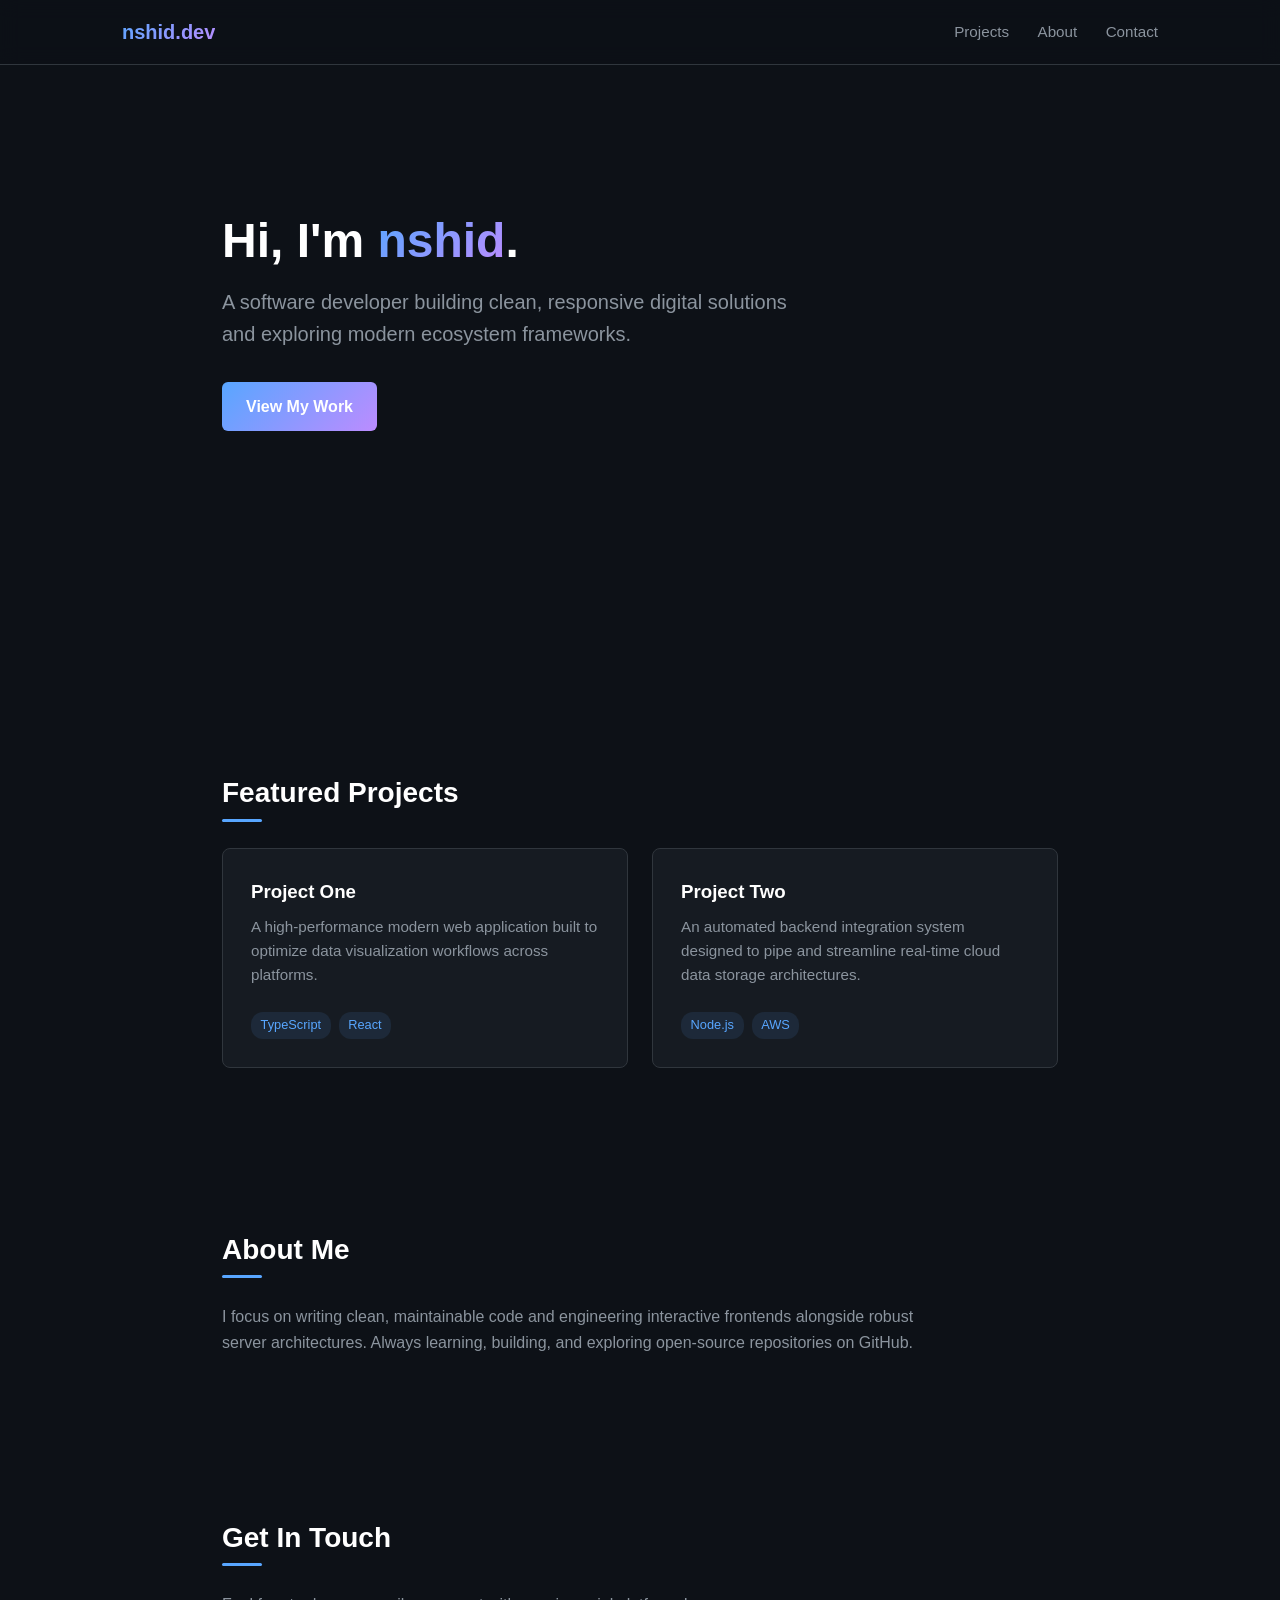
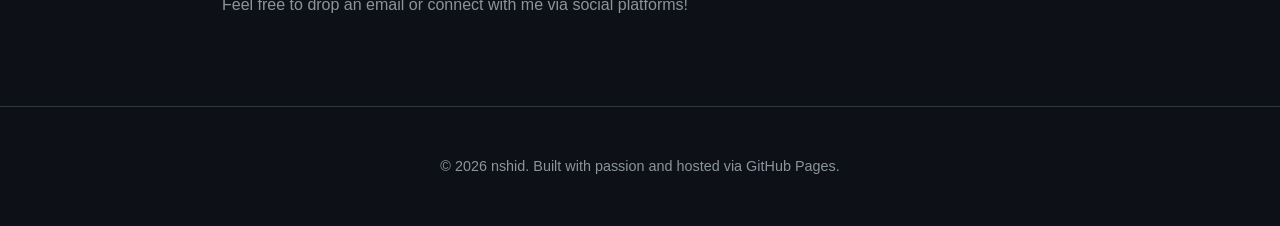
<file: index.html>
<!DOCTYPE html>
<html lang="en">
<head>
    <meta charset="UTF-8">
    <meta name="viewport" content="width=device-width, initial-scale=1.0">
    <title>nshid | Portfolio</title>
    <link rel="stylesheet" href="https://cloudflare.com">
    <style>
        :root {
            --bg-color: #0d1117;
            --card-bg: #161b22;
            --text-main: #c9d1d9;
            --text-muted: #8b949e;
            --accent: #58a6ff;
            --accent-gradient: linear-gradient(135deg, #58a6ff, #bc8cff);
            --border-color: #30363d;
        }

        * {
            box-sizing: border-box;
            margin: 0;
            padding: 0;
            scroll-behavior: smooth;
        }

        body {
            font-family: -apple-system, BlinkMacSystemFont, "Segoe UI", Helvetica, Arial, sans-serif;
            background-color: var(--bg-color);
            color: var(--text-main);
            line-height: 1.6;
        }

        /* Header / Navbar */
        header {
            position: fixed;
            top: 0;
            width: 100%;
            background: rgba(13, 17, 23, 0.7);
            backdrop-filter: blur(10px);
            -webkit-backdrop-filter: blur(10px);
            border-bottom: 1px solid var(--border-color);
            z-index: 1000;
        }

        .nav-container {
            max-width: 1100px;
            margin: 0 auto;
            padding: 1rem 2rem;
            display: flex;
            justify-content: space-between;
            align-items: center;
        }

        .logo {
            font-weight: 700;
            font-size: 1.25rem;
            background: var(--accent-gradient);
            -webkit-background-clip: text;
            -webkit-text-fill-color: transparent;
            text-decoration: none;
        }

        nav a {
            color: var(--text-muted);
            text-decoration: none;
            margin-left: 1.5rem;
            transition: color 0.3s;
            font-size: 0.95rem;
        }

        nav a:hover {
            color: var(--accent);
        }

        /* Container styling */
        section {
            max-width: 900px;
            margin: 0 auto;
            padding: 6rem 2rem 4rem 2rem;
        }

        /* Hero Section */
        .hero {
            display: flex;
            flex-direction: column;
            justify-content: center;
            min-height: 75vh;
            padding-top: 2rem;
        }

        .hero h1 {
            font-size: 3rem;
            font-weight: 800;
            line-height: 1.2;
            margin-bottom: 1rem;
            color: #ffffff;
        }

        .hero h1 span {
            background: var(--accent-gradient);
            -webkit-background-clip: text;
            -webkit-text-fill-color: transparent;
        }

        .hero p {
            font-size: 1.25rem;
            color: var(--text-muted);
            max-width: 600px;
            margin-bottom: 2rem;
        }

        .btn {
            display: inline-block;
            background: var(--accent-gradient);
            color: #ffffff;
            padding: 0.75rem 1.5rem;
            border-radius: 6px;
            text-decoration: none;
            font-weight: 600;
            transition: opacity 0.3s, transform 0.2s;
            width: fit-content;
        }

        .btn:hover {
            opacity: 0.9;
            transform: translateY(-2px);
        }

        /* Section Titles */
        .section-title {
            font-size: 1.75rem;
            color: #ffffff;
            margin-bottom: 2rem;
            position: relative;
            display: inline-block;
        }

        .section-title::after {
            content: '';
            position: absolute;
            bottom: -6px;
            left: 0;
            width: 40px;
            height: 3px;
            background: var(--accent);
            border-radius: 2px;
        }

        /* Grid Framework for Projects */
        .grid {
            display: grid;
            grid-template-columns: repeat(auto-fit, minmax(300px, 1fr));
            gap: 1.5rem;
        }

        .card {
            background-color: var(--card-bg);
            border: 1px solid var(--border-color);
            border-radius: 8px;
            padding: 1.75rem;
            transition: transform 0.3s, border-color 0.3s;
            display: flex;
            flex-direction: column;
            justify-content: space-between;
        }

        .card:hover {
            transform: translateY(-4px);
            border-color: #444c56;
        }

        .card h3 {
            color: #ffffff;
            margin-bottom: 0.5rem;
        }

        .card p {
            color: var(--text-muted);
            font-size: 0.95rem;
            margin-bottom: 1.5rem;
        }

        .card-tags {
            display: flex;
            gap: 0.5rem;
            flex-wrap: wrap;
        }

        .tag {
            background: rgba(88, 166, 255, 0.1);
            color: var(--accent);
            padding: 0.2rem 0.6rem;
            border-radius: 12px;
            font-size: 0.8rem;
            font-weight: 500;
        }

        /* Social Icons */
        .socials {
            display: flex;
            gap: 1.5rem;
            margin-top: 1rem;
        }

        .socials a {
            color: var(--text-muted);
            font-size: 1.5rem;
            transition: color 0.3s;
        }

        .socials a:hover {
            color: var(--accent);
        }

        /* Footer Section */
        footer {
            text-align: center;
            padding: 3rem 2rem;
            border-top: 1px solid var(--border-color);
            color: var(--text-muted);
            font-size: 0.9rem;
        }

        @media (max-width: 600px) {
            .hero h1 { font-size: 2.25rem; }
            .hero p { font-size: 1.1rem; }
        }
    </style>
</head>
<body>

    <header>
        <div class="nav-container">
            <a href="#" class="logo">nshid.dev</a>
            <nav>
                <a href="#projects">Projects</a>
                <a href="#about">About</a>
                <a href="#contact">Contact</a>
            </nav>
        </div>
    </header>

    <main>
        <section class="hero" id="home">
            <h1>Hi, I'm <span>nshid</span>.</h1>
            <p>A software developer building clean, responsive digital solutions and exploring modern ecosystem frameworks.</p>
            <a href="#projects" class="btn">View My Work</a>
        </section>

        <section id="projects">
            <h2 class="section-title">Featured Projects</h2>
            <div class="grid">
                <div class="card">
                    <div>
                        <h3>Project One</h3>
                        <p>A high-performance modern web application built to optimize data visualization workflows across platforms.</p>
                    </div>
                    <div class="card-tags">
                        <span class="tag">TypeScript</span>
                        <span class="tag">React</span>
                    </div>
                </div>
                <div class="card">
                    <div>
                        <h3>Project Two</h3>
                        <p>An automated backend integration system designed to pipe and streamline real-time cloud data storage architectures.</p>
                    </div>
                    <div class="card-tags">
                        <span class="tag">Node.js</span>
                        <span class="tag">AWS</span>
                    </div>
                </div>
            </div>
        </section>

        <section id="about">
            <h2 class="section-title">About Me</h2>
            <p style="color: var(--text-muted); max-width: 700px;">
                I focus on writing clean, maintainable code and engineering interactive frontends alongside robust server architectures. Always learning, building, and exploring open-source repositories on GitHub.
            </p>
        </section>

        <section id="contact">
            <h2 class="section-title">Get In Touch</h2>
            <p style="color: var(--text-muted); margin-bottom: 1.5rem;">Feel free to drop an email or connect with me via social platforms!</p>
            <div class="socials">
                <a href="https://github.com/nshid" target="_blank"><i class="fab fa-github"></i></a>
                <a href="#" target="_blank"><i class="fab fa-linkedin"></i></a>
                <a href="#" target="_blank"><i class="fab fa-twitter"></i></a>
                <a href="mailto:your-email@example.com"><i class="fas fa-envelope"></i></a>
            </div>
        </section>
    </main>

    <footer>
        <p>&copy; 2026 nshid. Built with passion and hosted via GitHub Pages.</p>
    </footer>

</body>
</html>
</file>
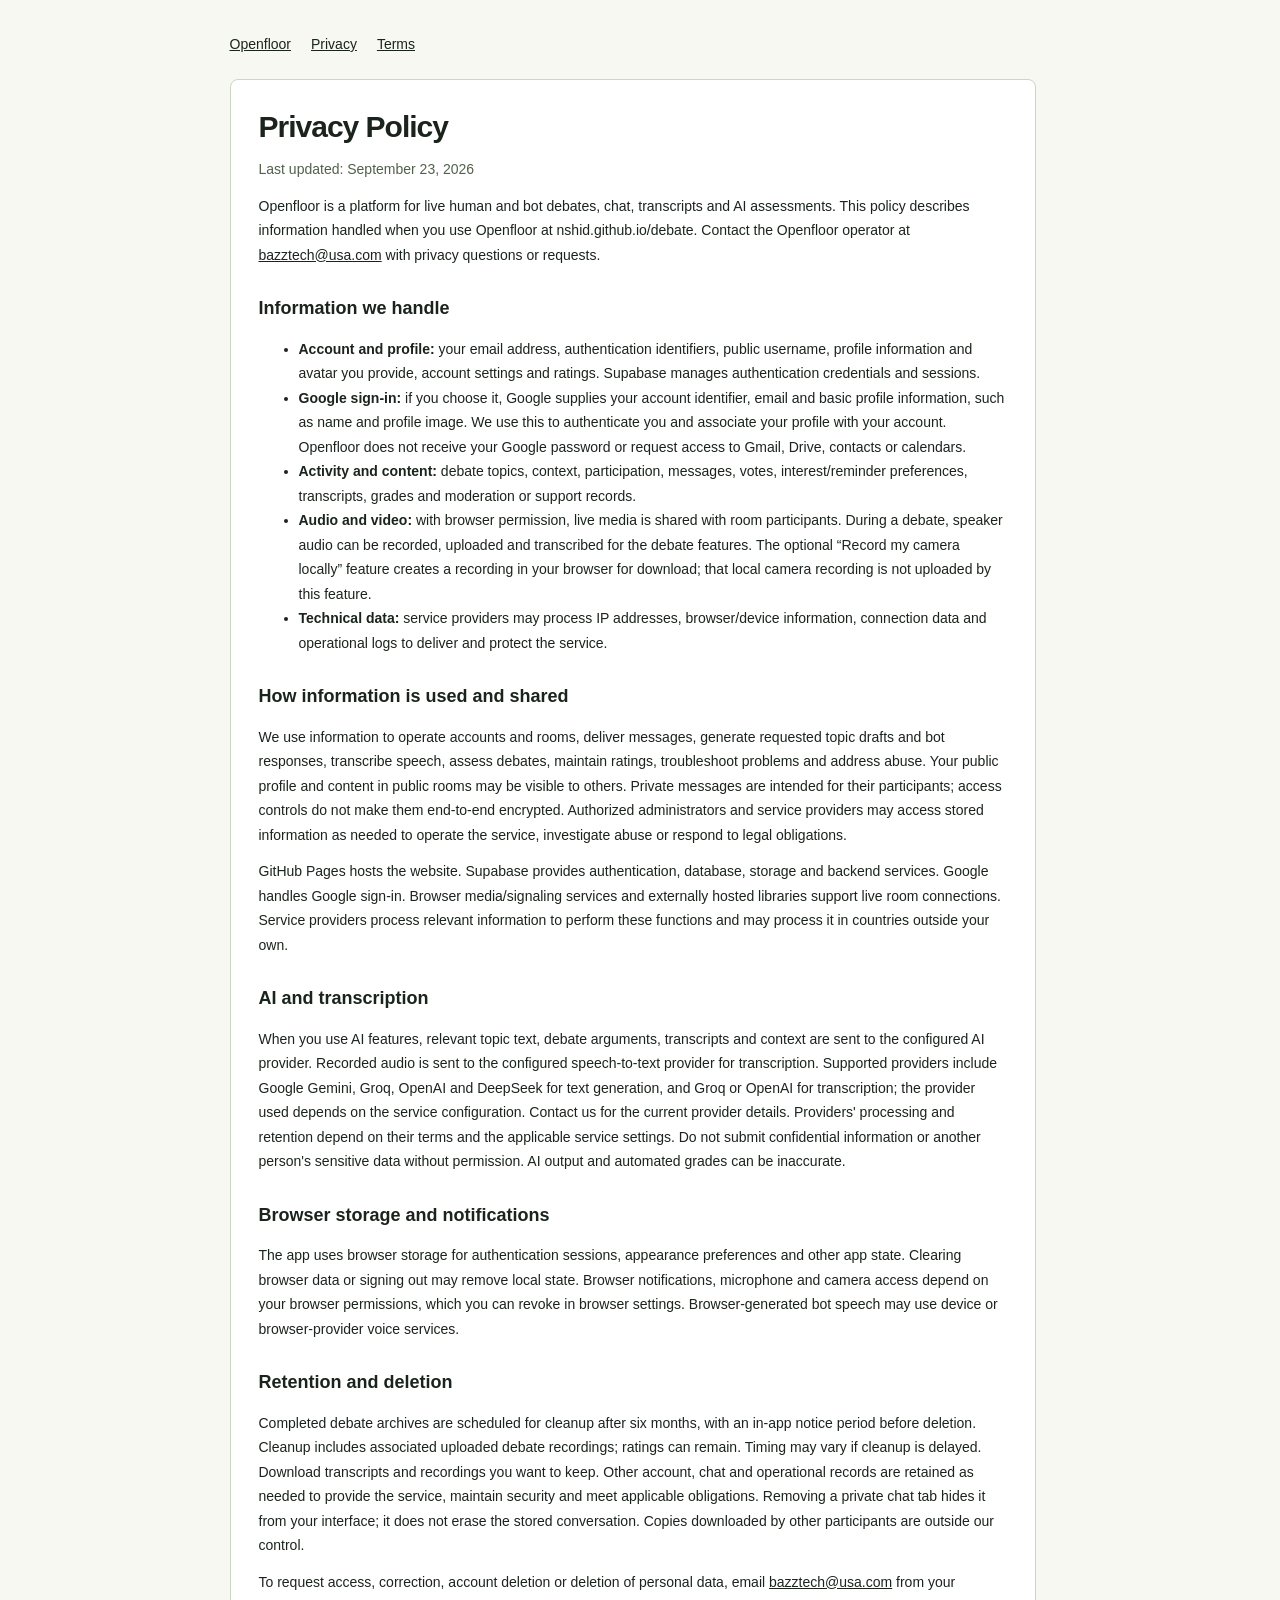
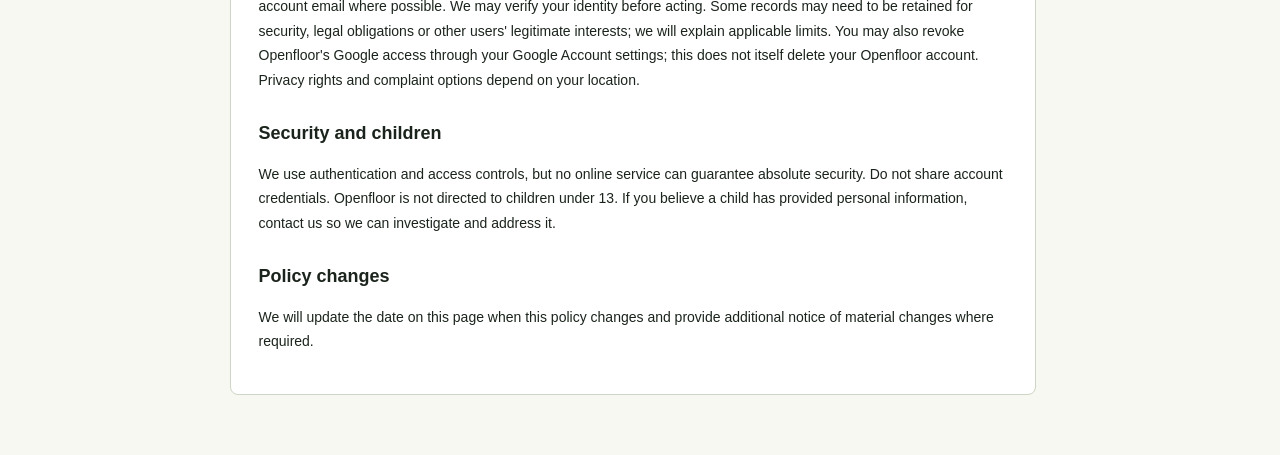
<file: privacy/index.html>
<!doctype html><html lang="en"><head><meta charset="utf-8"><meta name="viewport" content="width=device-width,initial-scale=1"><title>Privacy Policy · Openfloor</title><link rel="canonical" href="https://nshid.github.io/privacy"><style>:root{color-scheme:dark;--bg:#090a0b;--panel:#111315;--line:#282b2e;--muted:#9ca3a9;--accent:#d4f879;--red:#ff6b6b}*{box-sizing:border-box}body{margin:0;background:var(--bg);color:#f3f4f4;font:14px/1.5 'Segoe UI',Arial,sans-serif}button,input,select,textarea{font:inherit}button,a,input,select,textarea{outline-offset:4px}button{cursor:pointer;border:1px solid var(--line);border-radius:6px;background:#1b1e20;color:white;padding:9px 14px;font-weight:600}button:hover{border-color:#6c7378;background:#282d30}button:disabled{opacity:.4;cursor:not-allowed}button.primary,.primary{background:var(--accent);color:#161b0b;border-color:var(--accent)}button.ghost{background:transparent}a{color:inherit;text-decoration:none}a:hover{color:var(--accent)}input,select,textarea{background:#090b0c;border:1px solid #34383c;color:white;border-radius:5px;padding:10px;width:100%}textarea{resize:vertical;min-height:95px}label{display:block;color:#b8bec2;margin:12px 0 6px}h1,h2,h3,p{margin:0}h1{font-size:30px;letter-spacing:-1px;line-height:1.25}h2{font-size:18px}h3{font-size:15px}.muted,small{color:var(--muted)}small{font-size:12px}.accent{color:var(--accent)}.row{display:flex;align-items:center;gap:12px;flex-wrap:wrap}.between{justify-content:space-between}.stack>*+*{margin-top:16px}.topbar{height:76px;border-bottom:1px solid var(--line);padding:0 4%;display:flex;align-items:center;justify-content:space-between;gap:20px}.brand{display:flex;gap:11px;align-items:center;font-size:21px;font-weight:800;letter-spacing:-.6px}.logo{width:30px;height:30px;background:var(--accent);color:#13170b;display:grid;place-items:center;border-radius:7px;font-size:21px}.nav{display:flex;gap:26px;color:#a0a6aa}.nav .active{color:white}.shell{max-width:1480px;margin:auto;padding:32px 4%}.columns{display:grid;grid-template-columns:minmax(0,1fr) 300px;gap:28px}.eyebrow{text-transform:uppercase;letter-spacing:1.7px;font-size:11px;font-weight:700;color:var(--muted)}.feature{padding:26px;border:1px solid #3d4926;background:linear-gradient(110deg,#1c2315,#111510 65%,#141813);border-radius:9px;margin:23px 0}.feature h1{max-width:580px;margin:16px 0}.pill{display:inline-flex;align-items:center;gap:6px;font-size:11px;padding:4px 8px;border:1px solid var(--line);border-radius:4px;color:#bfc5c8;text-transform:uppercase;letter-spacing:.6px}.live{color:var(--accent);border-color:#485832}.dot{width:6px;height:6px;border-radius:50%;background:currentColor;display:inline-block}.timer{font-family:Consolas,monospace;font-size:34px;letter-spacing:2px}.toolbar{display:flex;justify-content:space-between;gap:12px;margin:22px 0 12px}.tabs{display:flex;gap:5px;flex-wrap:wrap}.tabs button{border-color:transparent;background:transparent;color:#a4abb0}.tabs button.selected{background:#22272a;color:white}.search{max-width:240px}.debate-row{display:grid;grid-template-columns:minmax(0,1fr) 105px;gap:18px;border-top:1px solid var(--line);padding:16px 4px}.debate-row summary{cursor:pointer;list-style:none}.debate-row summary::before{content:'›';float:left;margin-right:13px;color:#7b848a;font-size:20px;line-height:1}.debate-row details[open] summary::before{transform:rotate(90deg)}.debate-row h3{font-size:14px;font-weight:600;display:inline}.meta{margin:8px 0 0 22px;display:flex;gap:14px;align-items:center;color:#939da3;font-size:12px}.detail{margin:14px 0 0 22px;color:#aeb6bb;max-width:640px}.pod{border:1px solid var(--line);border-radius:8px;padding:19px;background:var(--panel);margin-bottom:18px}.pod h3{margin-bottom:16px}.group{padding:12px 0;border-top:1px solid #25282b;display:flex;justify-content:space-between}.group button{padding:0;background:none;border:none;font-weight:400}.ad{min-height:186px;background:linear-gradient(145deg,#22271a,#111410)}.ad h2{font-size:23px;line-height:1.3;margin:17px 0 12px}.chat{margin-top:26px;border:1px solid var(--line);border-radius:8px;overflow:hidden}.chat-head{padding:16px 18px;border-bottom:1px solid var(--line)}.messages{height:200px;overflow:auto;padding:16px 18px}.message{margin-bottom:12px;overflow-wrap:anywhere}.message b{color:#d9e8ba;font-size:12px}.message p{color:#b9c0c4;margin-top:3px;font-size:13px}.composer{display:flex;gap:8px;padding:12px;border-top:1px solid var(--line)}.avatar{width:34px;height:34px;display:inline-grid;place-items:center;background:#30362a;color:#def2b4;font-weight:700;border-radius:50%;object-fit:cover}.member{display:flex;align-items:center;gap:10px;margin:14px 0;cursor:pointer}.foot{margin-top:24px;font-size:12px;color:#7d878d}.notice{padding:10px 14px;border:1px solid #384329;color:#b8cb9a;background:#161b12;border-radius:6px;font-size:12px}.grid2{display:grid;grid-template-columns:1fr 1fr;gap:15px}dialog{background:#141719;color:white;border:1px solid #3d454b;border-radius:12px;width:min(660px,94vw);max-height:90vh;padding:24px}dialog::backdrop{background:#000b;backdrop-filter:blur(4px)}dialog h2{font-size:23px;margin-bottom:6px}.dialog-actions{margin-top:22px;display:flex;justify-content:flex-end;gap:10px}.error{color:#ff8b8b;margin-top:12px}.check{display:flex;gap:9px;align-items:center}.check input{width:auto}.toast{position:fixed;bottom:25px;left:50%;transform:translateX(-50%);background:#d4f879;color:#18200c;padding:13px 20px;border-radius:7px;z-index:20;max-width:90vw;box-shadow:0 10px 40px #0009}.room-grid{display:grid;grid-template-columns:minmax(0,1fr) 310px;gap:22px;margin-top:22px}.stage{display:grid;grid-template-columns:1fr 1fr;gap:15px}.seat{background:#020303;border:1px solid #303639;border-radius:8px;aspect-ratio:1.35;position:relative;overflow:hidden;display:grid;place-items:center}.seat.speaking{border:2px solid var(--accent)}.seat video{position:absolute;width:100%;height:100%;object-fit:cover}.identity{text-align:center}.identity .avatar{width:68px;height:68px;font-size:25px;margin-bottom:14px}.nameplate{position:absolute;bottom:14px;left:14px;background:#0b0e0dd9;padding:6px 10px;border-radius:5px}.rec{color:var(--red)}.blink{animation:blink 1s infinite}@keyframes blink{50%{opacity:.2}}.roundbar{padding:18px;background:#141819;border:1px solid var(--line);border-radius:7px;margin-bottom:16px}.rounds{display:flex;gap:5px;margin-top:12px}.rounds span{height:3px;background:#3a4145;flex:1}.rounds span.done{background:var(--accent)}.controls{justify-content:center;padding:18px}.lifeline{display:block;width:100%;text-align:left;margin-top:9px}.context{white-space:pre-wrap;color:#adb6bc;margin-top:12px}.subtopic{border-left:2px solid #536a32;margin:14px 0;padding-left:12px}.hidden{display:none!important}.empty{padding:40px;text-align:center;color:#a9b2b7}.recording-panel{border-color:#543131}progress{width:100%;accent-color:var(--accent)}@media(max-width:1050px){.columns,.room-grid{grid-template-columns:minmax(0,1fr) 260px}.nav{display:none}.shell{padding:23px}.topbar{padding:0 23px}.stage{grid-template-columns:1fr}.seat{aspect-ratio:1.8}}@media(max-width:760px){.columns,.room-grid{grid-template-columns:1fr}.shell{padding:20px 15px}.topbar{padding:0 15px}.topbar button{padding:7px 9px}.brand{font-size:18px}.toolbar{flex-wrap:wrap}.search{max-width:none}.feature{padding:20px}.feature h1{font-size:26px}.grid2{grid-template-columns:1fr}.debate-row{grid-template-columns:minmax(0,1fr) 86px;gap:6px}.meta{gap:8px;flex-wrap:wrap}.stage{grid-template-columns:1fr 1fr}.seat{aspect-ratio:1}.identity .avatar{width:48px;height:48px}.nameplate{font-size:11px;left:5px;bottom:5px}aside{margin-top:10px}}
.topic-header{margin-top:22px}.topic-header h1{margin:8px 0 18px}.topic-progress{display:flex;flex-wrap:wrap;gap:6px;margin-top:12px}.context-drawer{padding:13px 16px;border:1px solid var(--line);border-radius:6px}.context-drawer summary{cursor:pointer}.v2-stage{grid-template-columns:repeat(3,minmax(0,1fr));gap:10px}.v2-stage .seat{aspect-ratio:1.2}.v2-stage.duel-view{grid-template-columns:1fr 1fr}.v2-stage.duel-view .seat{aspect-ratio:1.25}.v2-stage .identity .avatar{width:48px;height:48px;font-size:20px}.tile-top{position:absolute;z-index:2;top:0;left:0;right:0;padding:7px 9px;background:#000b;display:flex;justify-content:space-between;font-size:11px}.tile-timer{font-family:Consolas,monospace;color:var(--accent)}.member-list{display:grid;gap:9px;margin:14px 0}.member-list .row{justify-content:space-between;border-bottom:1px solid var(--line);padding-bottom:7px}.audio-clip{display:flex;flex-direction:column;padding:9px 0;border-bottom:1px solid var(--line)}#audio-clips{max-height:260px;overflow:auto}#ai-result{white-space:pre-wrap;font-size:13px;max-height:500px;overflow:auto;margin-top:14px}@media(min-width:1450px){.v2-stage{grid-template-columns:repeat(4,minmax(0,1fr))}}@media(max-width:900px){.v2-stage{grid-template-columns:repeat(2,minmax(0,1fr))}.room-grid{grid-template-columns:1fr}.v2-stage.duel-view{grid-template-columns:1fr 1fr}}

.score-card{margin-top:18px;border-top:1px solid #333;padding:12px 0}.score-row{display:flex;align-items:center;gap:10px;margin-top:12px}.score-row meter{flex:1;min-width:50px;accent-color:#d4f879}.score-row span:first-child{min-width:70px}.score-card ul{padding-left:20px;margin:8px 0}

.entry-pod{max-width:640px;margin:40px auto}.waiting-fact{margin:18px 0;padding:15px 18px;background:#171d12;border:1px solid #384329;border-radius:8px}.waiting-fact .eyebrow{color:var(--accent)}.waiting-fact p{margin:9px 0;font-size:14px;line-height:1.6}.waiting-fact button{font-size:12px;padding:4px 8px}.waiting-fact small a{text-decoration:underline;text-underline-offset:3px}.tile-mic-status{position:absolute;z-index:3;right:8px;bottom:10px;display:flex;align-items:center;gap:5px;padding:5px 7px;border:1px solid #783f43;border-radius:5px;background:#291416ee;color:#ffabad;font-size:11px}.v2-stage .nameplate{max-width:calc(100% - 105px);white-space:nowrap;overflow:hidden;text-overflow:ellipsis;z-index:2}@media(max-width:480px){.tile-mic-status{bottom:7px;right:5px;padding:4px}.tile-mic-status>span{display:none}.v2-stage .nameplate{max-width:calc(100% - 38px);padding:5px}.entry-pod{margin:22px auto}}

/* Shared layout: keep content readable and actions in view at every viewport. */
html { scrollbar-gutter: stable; }
body.modal-open { overflow: hidden; }
[hidden] { display: none !important; }
input, select, textarea, .row > *, .columns > *, .room-grid > *, .grid2 > * { min-width: 0; }
button, .pill, .notice, .foot, .context, .detail, .member, .profile-bio, .profile-interests { overflow-wrap: anywhere; }
h1, h2, h3, .member-list, .score-card { overflow-wrap: anywhere; }
input[type="checkbox"] { flex: 0 0 16px; width: 16px; height: 16px; margin: 3px 0; accent-color: var(--accent); }
.check { align-items: flex-start; line-height: 1.5; }
.composer input { flex: 1; width: 0; }
.composer button, .member .avatar { flex-shrink: 0; }
.toolbar .tabs { min-width: 0; }
.toolbar .search { flex: 1 1 180px; width: auto; }
.account-nav { justify-content: flex-end; flex-wrap: nowrap; }
.account-button { max-width: 220px; white-space: nowrap; overflow: hidden; text-overflow: ellipsis; }
.topbar .brand { flex-shrink: 0; white-space: nowrap; }
.member > div { min-width: 0; }
.score-row { flex-wrap: wrap; }
.score-row meter { min-width: 80px; }
#ai-result { white-space: normal; padding: 4px 6px 14px 0; scroll-padding-block: 12px; }
.messages { scroll-padding-block: 16px; overscroll-behavior: contain; }
.tile-top { gap: 8px; }
.tile-top > :first-child { min-width: 0; overflow: hidden; text-overflow: ellipsis; white-space: nowrap; }
.tile-timer { flex-shrink: 0; }
.identity { width: 100%; min-width: 0; padding: 34px 10px 48px; }
.identity p { overflow: hidden; text-overflow: ellipsis; white-space: nowrap; }
.v2-stage .identity .avatar { margin-bottom: 6px; }
.controls { gap: 8px; padding: 16px 0; }
.entry-pod { margin-block: 24px; }
.entry-pod .waiting-fact { margin-top: 0; }
.waiting-fact { overflow-wrap: anywhere; }

/* Native dialog provides focus trapping, Escape and a true modal backdrop. */
dialog {
  width: min(560px, calc(100vw - 48px));
  max-width: none;
  max-height: calc(100vh - 48px);
  max-height: calc(100dvh - 48px);
  padding: 0;
  overflow: hidden;
  box-shadow: 0 24px 100px #0009;
}
dialog.dialog-wide { width: min(840px, calc(100vw - 48px)); }
.dialog-form { display: flex; flex-direction: column; max-height: calc(100vh - 50px); max-height: calc(100dvh - 50px); min-height: 0; }
.dialog-header { flex: none; display: flex; align-items: center; gap: 16px; justify-content: space-between; padding: 16px 20px 16px 24px; border-bottom: 1px solid var(--line); }
.dialog-header h2 { margin: 0; font-size: 21px; line-height: 1.35; letter-spacing: -.4px; }
.dialog-close { flex: 0 0 36px; width: 36px; height: 36px; display: grid; place-items: center; padding: 0; font-size: 25px; line-height: 1; background: transparent; border-color: transparent; }
.dialog-scroll-frame { display: flex; min-height: 0; padding-block: 8px; overflow: hidden; }
.dialog-body { flex: 1; min-width: 0; min-height: 0; overflow: auto; padding: 8px 24px 12px; scroll-padding-block: 20px; overscroll-behavior: contain; scrollbar-gutter: stable; overflow-wrap: anywhere; }
.dialog-footer { flex: none; padding: 14px 24px; border-top: 1px solid var(--line); background: #16191b; }
.dialog-actions { margin: 0; display: flex; justify-content: flex-end; gap: 10px; flex-wrap: wrap; }
.dialog-error { margin: 0 0 12px; line-height: 1.5; max-height: 6em; overflow: auto; overflow-wrap: anywhere; }
.dialog-error:empty { display: none; }
.dialog-body label { font-size: 13px; margin: 10px 0 0; }
.dialog-body label > input:not([type="checkbox"]), .dialog-body label > select, .dialog-body label > textarea { display: block; margin-top: 5px; }
.dialog-body label small { display: block; margin-top: 4px; }
.dialog-body input, .dialog-body select, .dialog-body textarea { padding: 8px 10px; font-size: 14px; line-height: 1.4; }
.dialog-body input[type="file"] { width: 100%; font-size: 12px; }
.dialog-body input[type="file"]::file-selector-button { margin-right: 8px; border: 0; border-radius: 3px; padding: 4px 6px; background: #303638; color: #f3f4f4; }
.dialog-body textarea { min-height: 80px; }
.dialog-body .check { margin-block: 12px; }
.dialog-body .foot, .field-help { margin-top: 12px; font-size: 12px; line-height: 1.5; color: var(--muted); }
.dialog-body > :first-child { margin-top: 0; }
.dialog-body .grid2 { gap: 8px 18px; }
.settings-grid { display: grid; grid-template-columns: minmax(0,1.15fr) minmax(0,1fr); gap: 24px; }
.settings-section { min-width: 0; }
.settings-section + .settings-section { border-left: 1px solid var(--line); padding-left: 24px; }
.settings-section h3 { font-size: 12px; letter-spacing: 1px; text-transform: uppercase; color: var(--accent); margin-bottom: 12px; }
.settings-section textarea { height: 82px; }
.settings-section .notification-button { width: 100%; font-size: 13px; margin-top: 2px; }
.settings-tools { display: flex; flex-wrap: wrap; gap: 8px; padding-top: 16px; margin-top: 10px; border-top: 1px solid var(--line); }
.settings-tools > button { padding: 7px 11px; font-size: 12px; }
.settings-tools .import-control { margin: 0; max-width: 240px; }
.profile-heading { display: flex; align-items: center; gap: 14px; padding-block: 2px 10px; }
.profile-heading .avatar { width: 52px; height: 52px; flex-shrink: 0; }
.profile-bio { white-space: pre-wrap; margin: 8px 0 12px; }
.profile-interests { margin: 10px 0 18px; }
.dialog-tabs { display: flex; gap: 4px; border-bottom: 1px solid var(--line); margin: 0 0 16px; padding-bottom: 8px; }
.dialog-tabs button { padding: 7px 14px; background: transparent; border-color: transparent; color: var(--muted); }
.dialog-tabs button[aria-selected="true"] { color: var(--accent); background: #25301b; border-color: #3b4a29; }
[role="tabpanel"] { min-width: 0; }
.field-heading { display: flex; align-items: center; justify-content: space-between; gap: 8px; margin: 6px 0; }
.field-heading label { margin: 0; }
.field-heading button { padding: 4px 8px; font-size: 12px; }
.draft-writing { margin-top: 10px; }
.draft-writing textarea { height: 156px; min-height: 110px; }
.access-options { margin-top: 12px; }

/* Subtopics use the existing dialog tabs and one compact editor at a time. */
.subtopic-toolbar { display: flex; align-items: center; justify-content: space-between; gap: 8px; margin-bottom: 10px; font-size: 12px; }
.subtopic-toolbar .row { gap: 6px; }
.subtopic-toolbar button { padding: 6px 9px; font-size: 12px; }
.subtopic-list { display: grid; gap: 4px; }
.dialog-body [data-subtopics] > .field-help:last-child { margin: 8px 0 0; }
.subtopic-card { border: 1px solid var(--line); border-radius: 6px; overflow: hidden; }
.subtopic-header { display: flex; align-items: center; min-width: 0; background: #16191b; }
.subtopic-toggle { display: flex; align-items: center; gap: 6px; flex: 1; min-width: 0; padding: 7px 10px; border: 0; border-radius: 0; background: transparent; text-align: left; font-size: 12px; }
[data-subtopic-number] { flex: none; color: var(--muted); }
[data-subtopic-heading] { overflow: hidden; text-overflow: ellipsis; white-space: nowrap; }
.subtopic-chevron { margin-left: auto; flex: none; }
.subtopic-toggle[aria-expanded="true"] .subtopic-chevron { transform: rotate(180deg); }
.subtopic-delete { display: grid; place-items: center; flex: 0 0 34px; width: 34px; height: 32px; padding: 0; border: 0; background: transparent; color: var(--muted); }
.subtopic-delete:hover { color: #ff9d9d; background: #3b2323; }
.subtopic-fields { padding: 0 12px 10px; border-top: 1px solid var(--line); }
.dialog-body .subtopic-fields label { margin-top: 7px; font-size: 12px; }
.dialog-body .subtopic-fields textarea { height: 66px; min-height: 66px; }
.subtopic-empty { padding: 20px 14px; border: 1px dashed var(--line); border-radius: 6px; text-align: center; }
[data-subtopic-error] { color: #ff9d9d; }

@media (max-width: 760px) {
  .topbar { height: auto; min-height: 76px; padding-block: 12px; flex-wrap: wrap; gap: 10px; }
  .topbar .brand { font-size: 18px; gap: 8px; }
  .topbar .brand .pill { display: none; }
  .account-nav { margin-left: auto; gap: 6px; }
  .account-button { max-width: 140px; }
  .toolbar { gap: 10px; }
  .toolbar .search { flex-basis: 100%; max-width: none; }
  .debate-row { grid-template-columns: minmax(0,1fr) 102px; }
  .debate-row .meta { grid-column: 1 / -1; }
  .roundbar .timer { font-size: 28px; }
  .room-grid { gap: 16px; }
  .pod { padding: 16px; }
}
@media (max-width: 600px) {
  dialog, dialog.dialog-wide { width: 100%; height: 100vh; height: 100dvh; max-height: none; margin: 0; border: 0; border-radius: 0; }
  .dialog-form { height: 100%; max-height: 100%; }
  .dialog-header { padding: calc(10px + env(safe-area-inset-top)) 12px 10px 18px; }
  .dialog-header h2 { font-size: 20px; }
  .dialog-close { width: 44px; height: 44px; flex-basis: 44px; }
  .dialog-scroll-frame { flex: 1; padding-block: 8px; }
  .dialog-body { padding: 8px 18px 16px; scrollbar-gutter: auto; }
  .dialog-body input, .dialog-body textarea, .dialog-body select { font-size: 16px; }
  .dialog-footer { padding: 12px 18px calc(12px + env(safe-area-inset-bottom)); }
  .dialog-footer button { min-height: 44px; }
  .settings-grid { grid-template-columns: minmax(0,1fr); gap: 20px; }
  .settings-section + .settings-section { border-left: 0; padding: 18px 0 0; border-top: 1px solid var(--line); }
  .dialog-body .grid2 { grid-template-columns: minmax(0,1fr); }
  .dialog-tabs { gap: 4px; }
  .dialog-tabs button { min-height: 42px; flex: 1; padding-inline: 8px; }
  .settings-tools > button { min-height: 40px; }
  .draft-writing textarea { height: 128px; }
  .subtopic-toolbar { flex-wrap: wrap; }
  .subtopic-toolbar .row { margin-left: auto; }
  .subtopic-toolbar button, .subtopic-toggle, .subtopic-delete { min-height: 44px; }
  .subtopic-delete { width: 44px; flex-basis: 44px; }
  .dialog-body .subtopic-fields textarea { height: 90px; }
  .toast { bottom: calc(16px + env(safe-area-inset-bottom)); width: max-content; }
  .identity { padding: 30px 8px 40px; }
}
@media (max-width: 380px) {
  .account-nav { width: 100%; justify-content: flex-end; }
  .account-button { max-width: 200px; }
  .v2-stage .identity .avatar { width: 38px; height: 38px; font-size: 17px; }
  .v2-stage .identity p { font-size: 12px; }
}
@media (min-width:601px){.dialog-wide [role="tabpanel"]{min-height:358px}}
@media (max-width:600px){html:has(dialog[open]){scrollbar-gutter:auto}dialog,dialog.dialog-wide{width:100vw}.settings-section textarea{height:140px}.v2-stage .seat,.v2-stage.duel-view .seat{aspect-ratio:1 / 1.05}.v2-stage .identity .avatar{width:40px;height:40px;font-size:18px}}

.entry-context{margin-top:16px;border-block:1px solid var(--line);padding-block:12px}.entry-context summary{cursor:pointer;color:var(--muted)}.score-card .foot{margin-top:7px;margin-bottom:12px}.score-card .score-row{font-size:12px}

/* Expanded summaries use the full row; Join stays beside the title. */
.debate-row{row-gap:8px}.debate-row details{grid-column:1 / -1;grid-row:1;min-width:0}.debate-row summary{min-height:40px;padding-right:124px}.debate-row-action{grid-column:2;grid-row:1;align-self:start;z-index:1}.debate-row .meta{grid-column:1 / -1}@media(max-width:760px){.debate-row summary{padding-right:114px}}

@media(max-width:600px){.topic-header h1,.entry-pod h1{font-size:24px;line-height:1.3}}

/* Preserve camera geometry while people hide their tiles. */
.v2-stage .tile-placeholder{border:1px dashed #49514b;background:transparent;color:var(--muted);text-align:center;padding:12px}
.tile-placeholder div>span{display:block;font-size:28px;color:#718361;margin-bottom:7px}.tile-placeholder p{font-size:13px}.tile-placeholder small{font-size:11px}
.tile-status{display:flex;align-items:flex-end;flex-direction:column;min-width:0;line-height:1.45}.tile-timer:empty{display:none}.tile-listening{color:var(--accent);font-size:10px}.tile-listening.not-listening{color:#b2b8bb}.tile-top{gap:6px;align-items:flex-start}
.viewer-identity{min-height:48px;margin-bottom:14px;padding:7px 10px;border:1px solid var(--line);border-radius:6px;color:var(--muted);font-size:12px}.viewer-identity button{font-size:12px;padding:6px 10px}
#spectator-privacy{padding:3px 12px 12px;border:1px solid var(--line);border-radius:6px;margin:14px 0}#spectator-privacy[hidden]{display:none}
.controls button{min-width:110px}.controls{gap:8px;padding-inline:0}

#hide-btn{width:140px}#mic-btn,#room-audio-btn{width:120px}.anonymous-avatar{font-size:30px!important}

.bot-writing{grid-template-columns:minmax(0,1fr)}.bot-pod{margin-top:16px}.bot-reply{max-height:240px;overflow:auto;white-space:pre-wrap;padding:12px 0;scrollbar-gutter:stable}.bot-pod .row{margin-top:10px}.bot-badge{color:var(--accent)}
/* Small functional additions within the locked visual style. */
.avatar-settings{display:flex;align-items:center;gap:12px;margin-top:10px}.avatar-settings>label{flex:1;margin:0}.avatar-settings .avatar{width:44px;height:44px}.avatar-settings #settings-avatar-preview{flex:none}
.account-wrap{position:relative;display:inline-flex;align-items:center;min-width:0}.account-wrap .account-button{padding-right:18px}.unread-badge{position:absolute;top:-6px;right:-3px;min-width:21px;height:21px;padding:0 5px;border-radius:50%;background:var(--accent);color:#111;font-size:10px;line-height:19px;border:1px solid #111}.admin-mark{font-size:9px;color:var(--accent);margin-left:2px;vertical-align:super}
.device-controls{display:inline-flex;gap:3px;flex:none}.icon-button{display:inline-grid;place-items:center;min-width:30px;height:32px;padding:5px;background:transparent;color:var(--muted)}.icon-button:hover{color:var(--accent)}
.inbox-tabs{padding:8px;display:flex;flex-wrap:wrap;gap:4px;max-height:150px;overflow:auto}.chat-unread{display:inline-grid;place-items:center;min-width:17px;height:17px;padding:0 4px;border-radius:20px;background:var(--accent);color:#111;font-size:10px}
.admin-list{margin-top:16px}.admin-row{display:flex;align-items:center;justify-content:space-between;gap:12px;padding:7px 0;border-bottom:1px solid var(--line)}.admin-row>span{min-width:0;overflow-wrap:anywhere}.admin-row button{flex:none;color:#ff9d9d}
.grade-button{cursor:pointer;text-decoration:underline;text-underline-offset:4px}.grade-button:focus-visible{outline:2px solid var(--accent);outline-offset:4px}.grade-scale{display:grid;grid-template-columns:repeat(3,minmax(0,1fr));gap:6px}.grade-band{display:grid;grid-template-columns:32px 1fr;gap:3px 8px;padding:8px;border:1px solid var(--line);border-radius:5px;font-size:12px}.grade-band small{grid-column:1 / -1;font-size:11px}.grade-band.selected{border-color:var(--accent);background:#25301b}.grade-band b{color:var(--accent)}
#v2-interrupt{touch-action:none;user-select:none;-webkit-user-select:none;-webkit-touch-callout:none}
@media(max-width:600px){.grade-scale{grid-template-columns:repeat(2,minmax(0,1fr))}.account-nav{flex-wrap:wrap}.icon-button{min-width:38px;height:40px}.account-button{max-width:120px}.admin-row button{min-width:44px;height:44px}}

.bot-avatar{background:color-mix(in srgb,var(--bot-color) 22%,#111315);border:2px solid var(--bot-color);box-shadow:0 0 16px color-mix(in srgb,var(--bot-color) 18%,transparent);font-size:30px}

/* Let settings use available desktop width before introducing body scrolling. */
@media(min-width:701px){
 dialog.dialog-wide:has(.settings-grid){width:min(900px,calc(100vw - 48px))}
}
@media(min-width:701px) and (max-height:760px){
 dialog:has(.settings-grid) .dialog-header{padding-block:10px}
 dialog:has(.settings-grid) .dialog-footer{padding-block:10px}
 dialog:has(.settings-grid) .dialog-scroll-frame{padding-block:4px}
 .settings-grid{gap:18px}
 .settings-section + .settings-section{padding-left:18px}
 .settings-section h3{margin-bottom:6px}
 .settings-section label{margin-top:7px}
 .settings-section .check{margin-block:8px}
 .settings-section textarea{height:70px;min-height:70px}
 .settings-section .field-help{margin-top:7px}
 .settings-tools{margin-top:6px;padding-top:10px}
}

button.device-controls{display:inline-flex;align-items:center;justify-content:center;gap:6px;min-width:56px}

#mic-btn.mic-locked{display:inline-grid;place-items:center;flex:0 0 44px;width:44px;min-width:44px;min-height:44px;padding:7px;line-height:1}.mic-lock-icon{display:block}
/* Speaking cues use paint effects only: camera tiles retain their exact geometry. */
.seat.speaking{border:1px solid var(--accent)}
.seat.speaking::after{content:'';position:absolute;inset:0;border-radius:inherit;pointer-events:none;z-index:3;box-shadow:inset 0 0 18px #d4f87945;animation:speaker-glow 1.6s ease-in-out infinite}
.seat.speaking .identity .avatar{animation:speaker-ripple 1.6s ease-out infinite}
@keyframes speaker-ripple{0%{box-shadow:0 0 0 0 #d4f87965,0 0 0 0 #d4f87930}70%{box-shadow:0 0 0 12px #d4f87900,0 0 0 22px #d4f87900}100%{box-shadow:0 0 0 12px #d4f87900,0 0 0 22px #d4f87900}}
@keyframes speaker-glow{50%{opacity:.4}}
@media(prefers-reduced-motion:reduce){.seat.speaking::after,.seat.speaking .identity .avatar{animation:none}.seat.speaking .identity .avatar{box-shadow:0 0 0 3px #d4f87965}}
.room-chat-tab{width:100%;text-align:left;margin:16px 0 0;writing-mode:horizontal-tb}
.room-chat-panel{margin-top:8px;background:var(--panel)}
.room-chat-panel .chat-head{display:flex;justify-content:space-between;padding:10px 12px}.room-chat-panel .messages{height:260px;overflow:auto;overscroll-behavior:contain}.room-chat-panel .composer{padding:10px;display:flex;gap:6px}.room-chat-panel .composer input{min-width:0}.room-chat-panel .composer button{flex-shrink:0}

.has-site-footer{min-height:100vh;min-height:100dvh;display:flex;flex-direction:column}.has-site-footer>.topbar{flex-shrink:0}.has-site-footer>main.shell{flex:1 0 auto;width:100%;margin:0 auto}.site-footer{flex-shrink:0;margin:0;padding:10px 16px calc(10px + env(safe-area-inset-bottom));border-top:1px solid var(--line);background:var(--bg);color:var(--muted);font-size:11px;line-height:1.5;text-align:center}

.account-loading{display:inline-flex;align-items:center;justify-content:center;min-width:240px;min-height:42px;color:var(--muted);font-size:12px}.startup-loading{min-height:50vh;display:flex;flex-direction:column;justify-content:center;align-items:center;gap:12px;text-align:center;padding:24px}@media(max-width:600px){.account-loading{min-width:130px}}

.room-chat-tab{position:fixed;right:0;top:46%;z-index:12;width:auto;margin:0;padding:12px 8px;writing-mode:vertical-rl;border-radius:8px 0 0 8px;box-shadow:0 3px 18px #0006}
.room-chat-panel{position:fixed;z-index:11;right:44px;top:100px;bottom:16px;width:310px;max-width:calc(100% - 56px);margin:0;display:flex;flex-direction:column;box-shadow:0 8px 32px #0009}
.room-chat-panel .messages{height:auto;min-height:0;flex:1}.room-chat-panel .chat-head,.room-chat-panel .composer{flex-shrink:0}

#ai-result{scroll-margin-top:24px}



.room-loading{position:relative;min-height:180px}.room-grid.room-loading{min-height:400px}.room-loading>*{filter:blur(3px);opacity:.35;pointer-events:none}.room-loading::after{content:'≋  Loading room…';position:absolute;top:40%;left:50%;transform:translateX(-50%);padding:12px 18px;border:1px solid var(--line);border-radius:8px;background:var(--panel);color:var(--accent);font-size:13px;white-space:nowrap;animation:room-loading-wave 1.2s ease-in-out infinite}@keyframes room-loading-wave{50%{opacity:.55;transform:translateX(-50%) translateY(-3px)}}@media(prefers-reduced-motion:reduce){.room-loading::after{animation:none}}

.debate-scroll-banner{position:fixed;top:0;left:0;right:0;z-index:15;padding:8px 4%;background:#111315f5;border-bottom:1px solid var(--line);box-shadow:0 4px 16px #0006}.banner-topic{font-size:13px;font-weight:700;overflow:hidden;text-overflow:ellipsis;white-space:nowrap}.banner-subtopic{font-size:11px;color:var(--muted);overflow:hidden;text-overflow:ellipsis;white-space:nowrap}.banner-match{display:flex;align-items:center;gap:12px;margin-top:6px}.banner-seat{position:relative;width:160px;height:76px;background:#030404;border:1px solid var(--line);border-radius:6px;overflow:hidden;display:grid;place-items:center}.banner-seat.speaking{border-color:var(--accent)}.banner-seat video{position:absolute;width:100%;height:100%;object-fit:cover}.banner-seat span{position:absolute;bottom:0;left:0;right:0;background:#000c;padding:2px 5px;font-size:10px;text-align:center}.banner-avatar .avatar{width:36px;height:36px;font-size:16px}.banner-clock{display:flex;flex-direction:column;margin-left:auto;text-align:right}.banner-clock small{max-width:250px;font-size:11px}.banner-versus{color:var(--muted);font-size:11px}@media(max-width:600px){.debate-scroll-banner{padding:6px 10px}.banner-match{gap:6px}.banner-seat{width:90px;height:62px}.banner-clock .timer{font-size:22px}.banner-clock small{max-width:110px;font-size:10px}}

.banner-seat-empty{border-style:dashed;background:transparent}.banner-seat-empty span{display:none}

.round-clock-actions{display:flex;flex-direction:column;align-items:flex-end;gap:10px}.round-clock-actions>button{max-width:100%;white-space:normal}

/* Keep lobby and private conversation content opaque in both themes. */
#lobby.chat{background:var(--panel)}

#quick-start{margin-top:14px;gap:10px;flex-wrap:wrap}

.debate-format-summary{display:flex;flex-wrap:wrap;gap:4px 10px;font-size:11px;line-height:1.7}.debate-format-summary span{white-space:nowrap;padding:3px 8px;border:1px solid var(--line);border-radius:5px;background:var(--bg)}

.interest-toggle{font:inherit;color:inherit;padding:5px 8px;min-height:32px;white-space:nowrap}.interest-toggle[aria-pressed="true"]{color:var(--accent)}
/* Docked Lobby keeps its existing layout; the floating version owns its viewport. */
.lobby-panel-controls{flex-wrap:wrap;justify-content:flex-end;gap:8px}
.lobby-panel-controls button{font-size:12px;padding:6px 9px}
#lobby.lobby-floating{position:fixed;z-index:90;right:20px;bottom:20px;width:620px;height:500px;min-width:min(320px,calc(100% - 24px));min-height:min(280px,calc(100dvh - 24px));max-width:calc(100% - 24px);max-height:calc(100dvh - 24px);margin:0;resize:both;overflow:hidden;display:flex;flex-direction:column;background:var(--panel);box-shadow:0 12px 48px #0005}
#lobby.lobby-floating .chat-head{flex-shrink:0;cursor:move;touch-action:none;flex-wrap:wrap;gap:8px}
#lobby.lobby-floating #chat-content{display:flex;flex-direction:column;flex:1;min-height:0}
#lobby.lobby-floating .messages{height:auto;flex:1;min-height:0;overflow:auto}
#lobby.lobby-floating .composer{flex-shrink:0;padding-bottom:18px}
#lobby.lobby-floating .inbox-tabs{flex-shrink:0;max-height:100px}
#lobby.lobby-expanded{inset:12px!important;width:calc(100% - 24px)!important;height:calc(100dvh - 24px)!important;resize:none}
#lobby.lobby-expanded .chat-head{cursor:default}
@media(max-width:600px){#lobby.lobby-floating{right:12px;bottom:12px;width:calc(100% - 24px);height:70dvh}.lobby-panel-controls small{display:none}}

#debates .debate-row{background:var(--panel);padding:14px 16px;border:1px solid var(--line);border-radius:6px;margin:10px 0}.feature #featured-time{font-size:clamp(20px,3vw,32px)}

.private-chat-tab{display:inline-flex;align-items:center;border:1px solid var(--line);border-radius:5px;background:var(--panel)}.private-chat-tab.selected{background:var(--accent-soft,var(--panel))}.private-chat-tab button{border:0;background:transparent;padding:8px 9px}.private-chat-tab button:not(:first-child){padding:8px;min-width:30px}.hidden-chats{padding:8px}.hidden-chats summary{cursor:pointer}.hidden-chats button{margin:6px 4px 0 0}


.private-chat-tab.selected{border-color:var(--accent)}

#debates .debate-row:not(:has(details[open])){padding:7px 12px;margin:6px 0;row-gap:3px}#debates .debate-row:not(:has(details[open])) summary{min-height:28px}#debates .debate-row:not(:has(details[open])) .debate-row-action button{padding:5px 10px;min-height:28px}#debates .debate-row:not(:has(details[open])) .meta{margin-top:0}.reminder-toggle{font:inherit;padding:4px 7px}.chat-tab-actions{display:flex;flex-direction:column;border-left:1px solid var(--line)}.private-chat-tab .chat-tab-actions button{padding:0 6px;min-height:21px;line-height:20px}.inbox-tabs{align-items:center}.hidden-chats{display:inline-flex;align-items:center;gap:5px;padding:0;flex-wrap:wrap}.hidden-chats .restore-chat{margin:0;padding:6px 9px}.auth-forgot{margin-top:12px}.room-not-found{max-width:560px;margin:50px auto;padding:28px;line-height:1.7}.room-not-found h1{margin-bottom:14px}.room-not-found p{margin:12px 0 20px}

html[data-theme=light]{color-scheme:light;--bg:#f6f8f3;--panel:#fff;--line:#cdd5c8;--muted:#52624d;--accent:#486f13;--red:#b92e38}
html[data-theme=light] body{color:#172019}html[data-theme=light] :is(.topbar,.roundbar,dialog,.dialog-header,.dialog-footer,.site-footer,.chat-head,.composer,.settings-section,.test-table th){background:#fff;color:#172019;border-color:var(--line)}
html[data-theme=light] :is(button,input,select,textarea){background:#f3f6ed;color:#172019;border-color:var(--line)}html[data-theme=light] :is(button.primary,a.primary,.primary,.logo){background:#d4f879;color:#172019}html[data-theme=light] :is(.feature,.ad){background:linear-gradient(135deg,#edf4de,#fff)}
html[data-theme=light] :is(.muted,.field-help,.eyebrow,.foot,.context,.detail,.meta,.empty,.message p){color:#52624d}html[data-theme=light] :is(.message b,.accent){color:#486f13}html[data-theme=light] .notice{background:#eef4e3;color:#3d5425;border-color:#bbcea2}html[data-theme=light] :is(.selected,.tabs button.selected,.pill.live){background:#e4edcf;color:#354e1c}html[data-theme=light] .error{color:#b92e38}
html[data-theme=light] :is(.group,.dialog-tabs,.settings-tools){border-color:var(--line)}html[data-theme=light] :is(.seat,.banner-seat){color:#f3f4f4}html[data-theme=light] :is(.seat,.banner-seat) .accent{color:#d4f879}html[data-theme=light] #debate-scroll-banner{background:#f6f8f3f5;color:#172019}html[data-theme=light] #debate-chat-panel{background:#fff;color:#172019}
#network-background{position:fixed;inset:0;width:100%;height:100%;pointer-events:none;z-index:-1;display:none}body{isolation:isolate}html[data-theme=light] #network-background{display:block}#network-background line{stroke:#71944d;stroke-opacity:.23;stroke-width:1}#network-background circle{fill:#587e32;fill-opacity:.5}

html[data-theme=light] :is(label,.check,.pill,.nav a,.nav a.active){color:#52624d}html[data-theme=light] .waiting-fact{background:#eef4e3;color:#172019;border-color:#bbcea2}html[data-theme=light] #v2-chat{background:#fff;color:#172019}html[data-theme=light] .tile-timer{color:#d4f879}html[data-theme=light] :is(.seat,.banner-seat) .pill{color:#f3f4f4}html[data-theme=light] .context-drawer{background:#f6f8f3f2}html[data-theme=light] ::placeholder{color:#64705e;opacity:1}
html[data-theme=light] .private-chat-tab button{background:transparent;color:inherit}

.legal{max-width:850px;margin:auto;padding:32px 22px 60px;line-height:1.75}.legal article{background:var(--panel);border:1px solid var(--line);border-radius:8px;padding:28px}.legal h1{margin-bottom:12px}.legal h2{margin:26px 0 10px}.legal p,.legal ul{margin:12px 0}.legal a{text-decoration:underline;overflow-wrap:anywhere}.legal nav{display:flex;flex-wrap:wrap;gap:20px;margin-bottom:22px}@media(prefers-color-scheme:light){:root{--bg:#f6f8f1;--panel:#fff;--line:#cdd5c4;--muted:#52604b;--accent:#496f0e}body{color:#1b241c}}@media(max-width:500px){.legal{padding:20px 12px}.legal article{padding:20px 16px}}</style></head><body><main class="legal"><nav aria-label="Site"><a href="/debate/">Openfloor</a><a href="/privacy">Privacy</a><a href="/terms">Terms</a></nav><article><h1>Privacy Policy</h1><p class="muted">Last updated: September 23, 2026</p><p>Openfloor is a platform for live human and bot debates, chat, transcripts and AI assessments. This policy describes information handled when you use Openfloor at nshid.github.io/debate. Contact the Openfloor operator at <a href="mailto:bazztech@usa.com">bazztech@usa.com</a> with privacy questions or requests.</p>
<h2>Information we handle</h2>
<ul><li><strong>Account and profile:</strong> your email address, authentication identifiers, public username, profile information and avatar you provide, account settings and ratings. Supabase manages authentication credentials and sessions.</li><li><strong>Google sign-in:</strong> if you choose it, Google supplies your account identifier, email and basic profile information, such as name and profile image. We use this to authenticate you and associate your profile with your account. Openfloor does not receive your Google password or request access to Gmail, Drive, contacts or calendars.</li><li><strong>Activity and content:</strong> debate topics, context, participation, messages, votes, interest/reminder preferences, transcripts, grades and moderation or support records.</li><li><strong>Audio and video:</strong> with browser permission, live media is shared with room participants. During a debate, speaker audio can be recorded, uploaded and transcribed for the debate features. The optional “Record my camera locally” feature creates a recording in your browser for download; that local camera recording is not uploaded by this feature.</li><li><strong>Technical data:</strong> service providers may process IP addresses, browser/device information, connection data and operational logs to deliver and protect the service.</li></ul>
<h2>How information is used and shared</h2>
<p>We use information to operate accounts and rooms, deliver messages, generate requested topic drafts and bot responses, transcribe speech, assess debates, maintain ratings, troubleshoot problems and address abuse. Your public profile and content in public rooms may be visible to others. Private messages are intended for their participants; access controls do not make them end-to-end encrypted. Authorized administrators and service providers may access stored information as needed to operate the service, investigate abuse or respond to legal obligations.</p>
<p>GitHub Pages hosts the website. Supabase provides authentication, database, storage and backend services. Google handles Google sign-in. Browser media/signaling services and externally hosted libraries support live room connections. Service providers process relevant information to perform these functions and may process it in countries outside your own.</p>
<h2>AI and transcription</h2>
<p>When you use AI features, relevant topic text, debate arguments, transcripts and context are sent to the configured AI provider. Recorded audio is sent to the configured speech-to-text provider for transcription. Supported providers include Google Gemini, Groq, OpenAI and DeepSeek for text generation, and Groq or OpenAI for transcription; the provider used depends on the service configuration. Contact us for the current provider details. Providers' processing and retention depend on their terms and the applicable service settings. Do not submit confidential information or another person's sensitive data without permission. AI output and automated grades can be inaccurate.</p>
<h2>Browser storage and notifications</h2>
<p>The app uses browser storage for authentication sessions, appearance preferences and other app state. Clearing browser data or signing out may remove local state. Browser notifications, microphone and camera access depend on your browser permissions, which you can revoke in browser settings. Browser-generated bot speech may use device or browser-provider voice services.</p>
<h2>Retention and deletion</h2>
<p>Completed debate archives are scheduled for cleanup after six months, with an in-app notice period before deletion. Cleanup includes associated uploaded debate recordings; ratings can remain. Timing may vary if cleanup is delayed. Download transcripts and recordings you want to keep. Other account, chat and operational records are retained as needed to provide the service, maintain security and meet applicable obligations. Removing a private chat tab hides it from your interface; it does not erase the stored conversation. Copies downloaded by other participants are outside our control.</p>
<p>To request access, correction, account deletion or deletion of personal data, email <a href="mailto:bazztech@usa.com">bazztech@usa.com</a> from your account email where possible. We may verify your identity before acting. Some records may need to be retained for security, legal obligations or other users' legitimate interests; we will explain applicable limits. You may also revoke Openfloor's Google access through your Google Account settings; this does not itself delete your Openfloor account. Privacy rights and complaint options depend on your location.</p>
<h2>Security and children</h2>
<p>We use authentication and access controls, but no online service can guarantee absolute security. Do not share account credentials. Openfloor is not directed to children under 13. If you believe a child has provided personal information, contact us so we can investigate and address it.</p>
<h2>Policy changes</h2>
<p>We will update the date on this page when this policy changes and provide additional notice of material changes where required.</p>
</article></main></body></html>
</file>
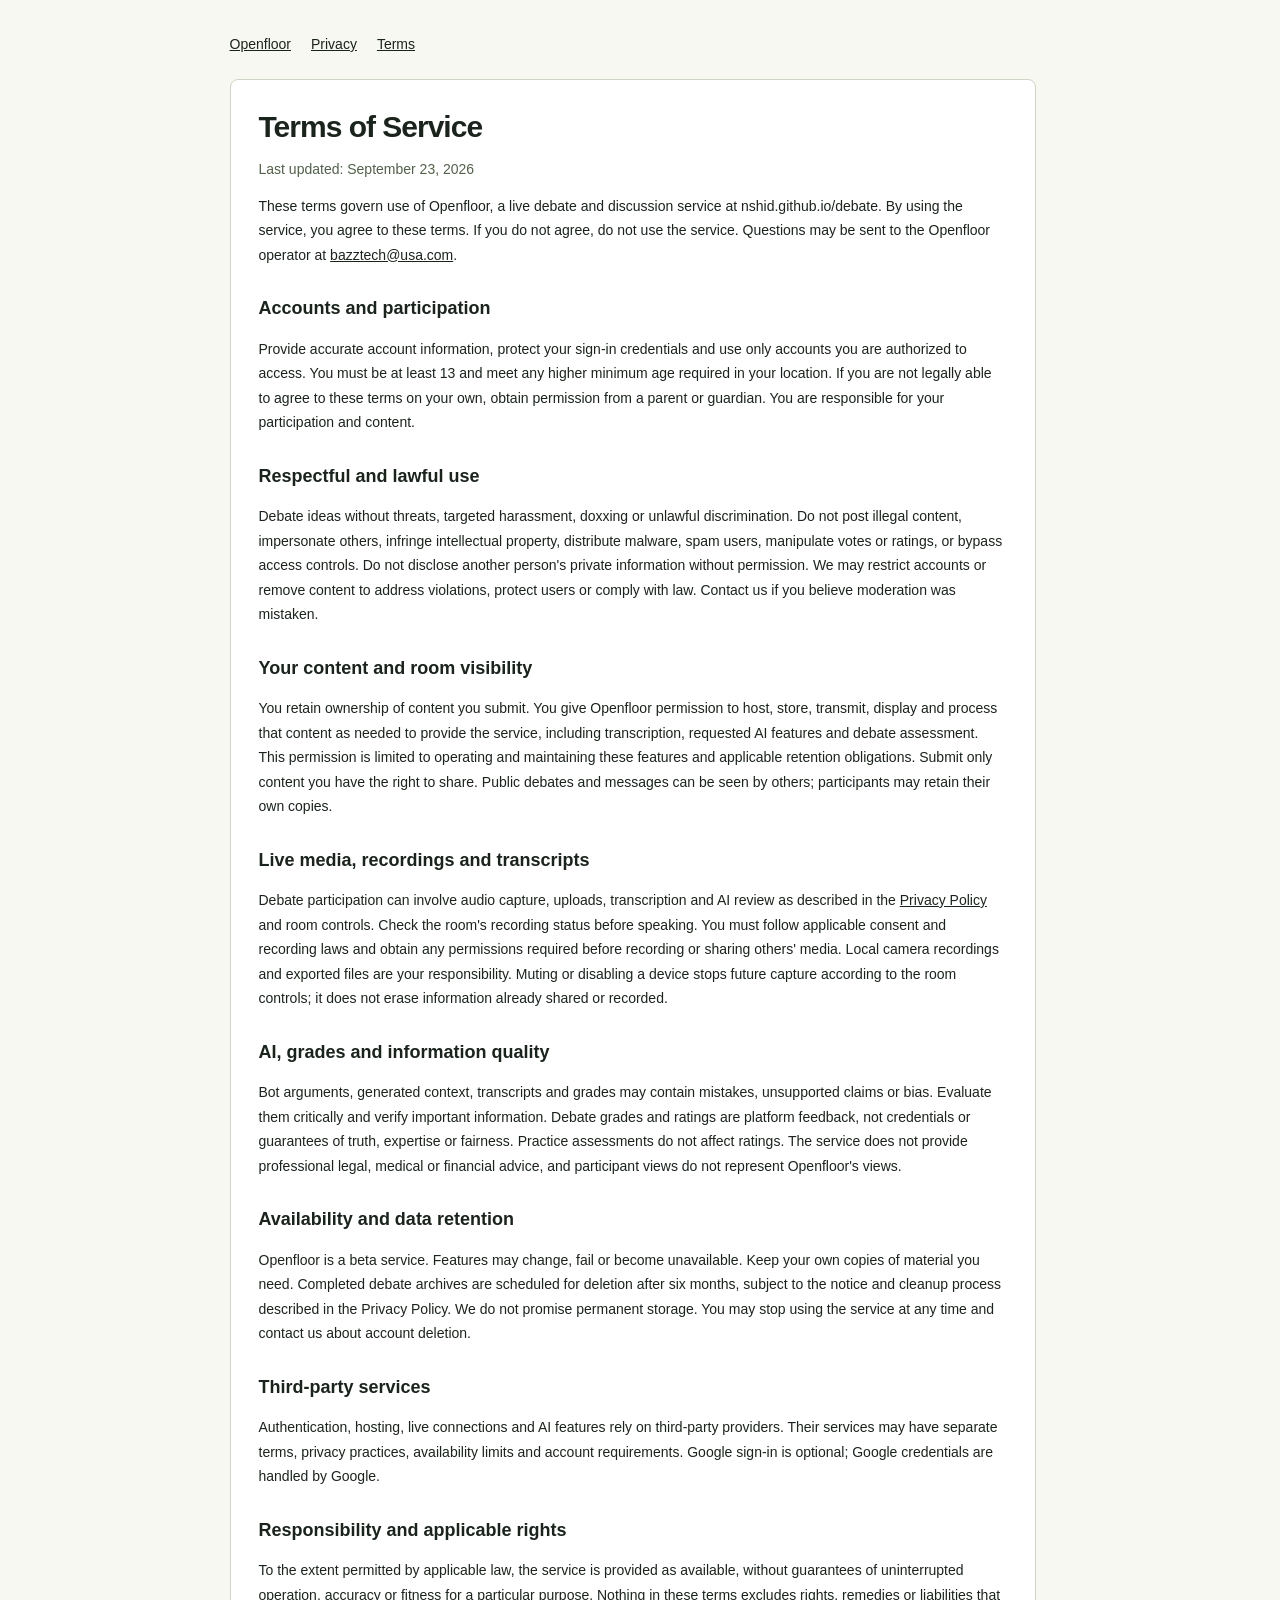
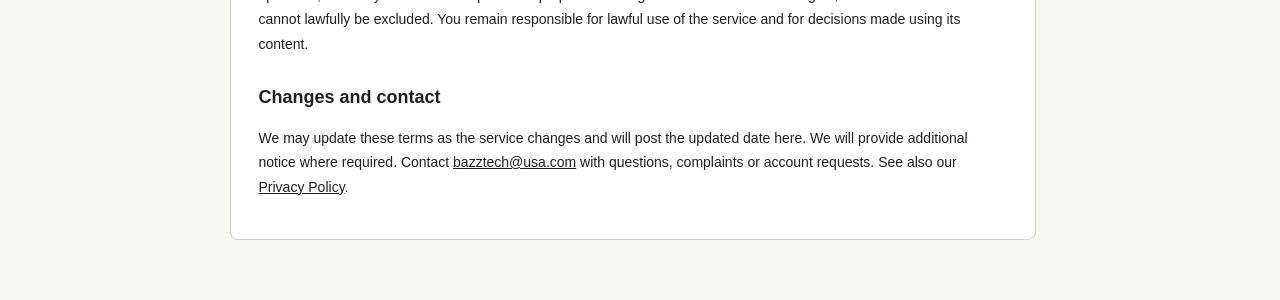
<file: terms/index.html>
<!doctype html><html lang="en"><head><meta charset="utf-8"><meta name="viewport" content="width=device-width,initial-scale=1"><title>Terms of Service · Openfloor</title><link rel="canonical" href="https://nshid.github.io/terms"><style>:root{color-scheme:dark;--bg:#090a0b;--panel:#111315;--line:#282b2e;--muted:#9ca3a9;--accent:#d4f879;--red:#ff6b6b}*{box-sizing:border-box}body{margin:0;background:var(--bg);color:#f3f4f4;font:14px/1.5 'Segoe UI',Arial,sans-serif}button,input,select,textarea{font:inherit}button,a,input,select,textarea{outline-offset:4px}button{cursor:pointer;border:1px solid var(--line);border-radius:6px;background:#1b1e20;color:white;padding:9px 14px;font-weight:600}button:hover{border-color:#6c7378;background:#282d30}button:disabled{opacity:.4;cursor:not-allowed}button.primary,.primary{background:var(--accent);color:#161b0b;border-color:var(--accent)}button.ghost{background:transparent}a{color:inherit;text-decoration:none}a:hover{color:var(--accent)}input,select,textarea{background:#090b0c;border:1px solid #34383c;color:white;border-radius:5px;padding:10px;width:100%}textarea{resize:vertical;min-height:95px}label{display:block;color:#b8bec2;margin:12px 0 6px}h1,h2,h3,p{margin:0}h1{font-size:30px;letter-spacing:-1px;line-height:1.25}h2{font-size:18px}h3{font-size:15px}.muted,small{color:var(--muted)}small{font-size:12px}.accent{color:var(--accent)}.row{display:flex;align-items:center;gap:12px;flex-wrap:wrap}.between{justify-content:space-between}.stack>*+*{margin-top:16px}.topbar{height:76px;border-bottom:1px solid var(--line);padding:0 4%;display:flex;align-items:center;justify-content:space-between;gap:20px}.brand{display:flex;gap:11px;align-items:center;font-size:21px;font-weight:800;letter-spacing:-.6px}.logo{width:30px;height:30px;background:var(--accent);color:#13170b;display:grid;place-items:center;border-radius:7px;font-size:21px}.nav{display:flex;gap:26px;color:#a0a6aa}.nav .active{color:white}.shell{max-width:1480px;margin:auto;padding:32px 4%}.columns{display:grid;grid-template-columns:minmax(0,1fr) 300px;gap:28px}.eyebrow{text-transform:uppercase;letter-spacing:1.7px;font-size:11px;font-weight:700;color:var(--muted)}.feature{padding:26px;border:1px solid #3d4926;background:linear-gradient(110deg,#1c2315,#111510 65%,#141813);border-radius:9px;margin:23px 0}.feature h1{max-width:580px;margin:16px 0}.pill{display:inline-flex;align-items:center;gap:6px;font-size:11px;padding:4px 8px;border:1px solid var(--line);border-radius:4px;color:#bfc5c8;text-transform:uppercase;letter-spacing:.6px}.live{color:var(--accent);border-color:#485832}.dot{width:6px;height:6px;border-radius:50%;background:currentColor;display:inline-block}.timer{font-family:Consolas,monospace;font-size:34px;letter-spacing:2px}.toolbar{display:flex;justify-content:space-between;gap:12px;margin:22px 0 12px}.tabs{display:flex;gap:5px;flex-wrap:wrap}.tabs button{border-color:transparent;background:transparent;color:#a4abb0}.tabs button.selected{background:#22272a;color:white}.search{max-width:240px}.debate-row{display:grid;grid-template-columns:minmax(0,1fr) 105px;gap:18px;border-top:1px solid var(--line);padding:16px 4px}.debate-row summary{cursor:pointer;list-style:none}.debate-row summary::before{content:'›';float:left;margin-right:13px;color:#7b848a;font-size:20px;line-height:1}.debate-row details[open] summary::before{transform:rotate(90deg)}.debate-row h3{font-size:14px;font-weight:600;display:inline}.meta{margin:8px 0 0 22px;display:flex;gap:14px;align-items:center;color:#939da3;font-size:12px}.detail{margin:14px 0 0 22px;color:#aeb6bb;max-width:640px}.pod{border:1px solid var(--line);border-radius:8px;padding:19px;background:var(--panel);margin-bottom:18px}.pod h3{margin-bottom:16px}.group{padding:12px 0;border-top:1px solid #25282b;display:flex;justify-content:space-between}.group button{padding:0;background:none;border:none;font-weight:400}.ad{min-height:186px;background:linear-gradient(145deg,#22271a,#111410)}.ad h2{font-size:23px;line-height:1.3;margin:17px 0 12px}.chat{margin-top:26px;border:1px solid var(--line);border-radius:8px;overflow:hidden}.chat-head{padding:16px 18px;border-bottom:1px solid var(--line)}.messages{height:200px;overflow:auto;padding:16px 18px}.message{margin-bottom:12px;overflow-wrap:anywhere}.message b{color:#d9e8ba;font-size:12px}.message p{color:#b9c0c4;margin-top:3px;font-size:13px}.composer{display:flex;gap:8px;padding:12px;border-top:1px solid var(--line)}.avatar{width:34px;height:34px;display:inline-grid;place-items:center;background:#30362a;color:#def2b4;font-weight:700;border-radius:50%;object-fit:cover}.member{display:flex;align-items:center;gap:10px;margin:14px 0;cursor:pointer}.foot{margin-top:24px;font-size:12px;color:#7d878d}.notice{padding:10px 14px;border:1px solid #384329;color:#b8cb9a;background:#161b12;border-radius:6px;font-size:12px}.grid2{display:grid;grid-template-columns:1fr 1fr;gap:15px}dialog{background:#141719;color:white;border:1px solid #3d454b;border-radius:12px;width:min(660px,94vw);max-height:90vh;padding:24px}dialog::backdrop{background:#000b;backdrop-filter:blur(4px)}dialog h2{font-size:23px;margin-bottom:6px}.dialog-actions{margin-top:22px;display:flex;justify-content:flex-end;gap:10px}.error{color:#ff8b8b;margin-top:12px}.check{display:flex;gap:9px;align-items:center}.check input{width:auto}.toast{position:fixed;bottom:25px;left:50%;transform:translateX(-50%);background:#d4f879;color:#18200c;padding:13px 20px;border-radius:7px;z-index:20;max-width:90vw;box-shadow:0 10px 40px #0009}.room-grid{display:grid;grid-template-columns:minmax(0,1fr) 310px;gap:22px;margin-top:22px}.stage{display:grid;grid-template-columns:1fr 1fr;gap:15px}.seat{background:#020303;border:1px solid #303639;border-radius:8px;aspect-ratio:1.35;position:relative;overflow:hidden;display:grid;place-items:center}.seat.speaking{border:2px solid var(--accent)}.seat video{position:absolute;width:100%;height:100%;object-fit:cover}.identity{text-align:center}.identity .avatar{width:68px;height:68px;font-size:25px;margin-bottom:14px}.nameplate{position:absolute;bottom:14px;left:14px;background:#0b0e0dd9;padding:6px 10px;border-radius:5px}.rec{color:var(--red)}.blink{animation:blink 1s infinite}@keyframes blink{50%{opacity:.2}}.roundbar{padding:18px;background:#141819;border:1px solid var(--line);border-radius:7px;margin-bottom:16px}.rounds{display:flex;gap:5px;margin-top:12px}.rounds span{height:3px;background:#3a4145;flex:1}.rounds span.done{background:var(--accent)}.controls{justify-content:center;padding:18px}.lifeline{display:block;width:100%;text-align:left;margin-top:9px}.context{white-space:pre-wrap;color:#adb6bc;margin-top:12px}.subtopic{border-left:2px solid #536a32;margin:14px 0;padding-left:12px}.hidden{display:none!important}.empty{padding:40px;text-align:center;color:#a9b2b7}.recording-panel{border-color:#543131}progress{width:100%;accent-color:var(--accent)}@media(max-width:1050px){.columns,.room-grid{grid-template-columns:minmax(0,1fr) 260px}.nav{display:none}.shell{padding:23px}.topbar{padding:0 23px}.stage{grid-template-columns:1fr}.seat{aspect-ratio:1.8}}@media(max-width:760px){.columns,.room-grid{grid-template-columns:1fr}.shell{padding:20px 15px}.topbar{padding:0 15px}.topbar button{padding:7px 9px}.brand{font-size:18px}.toolbar{flex-wrap:wrap}.search{max-width:none}.feature{padding:20px}.feature h1{font-size:26px}.grid2{grid-template-columns:1fr}.debate-row{grid-template-columns:minmax(0,1fr) 86px;gap:6px}.meta{gap:8px;flex-wrap:wrap}.stage{grid-template-columns:1fr 1fr}.seat{aspect-ratio:1}.identity .avatar{width:48px;height:48px}.nameplate{font-size:11px;left:5px;bottom:5px}aside{margin-top:10px}}
.topic-header{margin-top:22px}.topic-header h1{margin:8px 0 18px}.topic-progress{display:flex;flex-wrap:wrap;gap:6px;margin-top:12px}.context-drawer{padding:13px 16px;border:1px solid var(--line);border-radius:6px}.context-drawer summary{cursor:pointer}.v2-stage{grid-template-columns:repeat(3,minmax(0,1fr));gap:10px}.v2-stage .seat{aspect-ratio:1.2}.v2-stage.duel-view{grid-template-columns:1fr 1fr}.v2-stage.duel-view .seat{aspect-ratio:1.25}.v2-stage .identity .avatar{width:48px;height:48px;font-size:20px}.tile-top{position:absolute;z-index:2;top:0;left:0;right:0;padding:7px 9px;background:#000b;display:flex;justify-content:space-between;font-size:11px}.tile-timer{font-family:Consolas,monospace;color:var(--accent)}.member-list{display:grid;gap:9px;margin:14px 0}.member-list .row{justify-content:space-between;border-bottom:1px solid var(--line);padding-bottom:7px}.audio-clip{display:flex;flex-direction:column;padding:9px 0;border-bottom:1px solid var(--line)}#audio-clips{max-height:260px;overflow:auto}#ai-result{white-space:pre-wrap;font-size:13px;max-height:500px;overflow:auto;margin-top:14px}@media(min-width:1450px){.v2-stage{grid-template-columns:repeat(4,minmax(0,1fr))}}@media(max-width:900px){.v2-stage{grid-template-columns:repeat(2,minmax(0,1fr))}.room-grid{grid-template-columns:1fr}.v2-stage.duel-view{grid-template-columns:1fr 1fr}}

.score-card{margin-top:18px;border-top:1px solid #333;padding:12px 0}.score-row{display:flex;align-items:center;gap:10px;margin-top:12px}.score-row meter{flex:1;min-width:50px;accent-color:#d4f879}.score-row span:first-child{min-width:70px}.score-card ul{padding-left:20px;margin:8px 0}

.entry-pod{max-width:640px;margin:40px auto}.waiting-fact{margin:18px 0;padding:15px 18px;background:#171d12;border:1px solid #384329;border-radius:8px}.waiting-fact .eyebrow{color:var(--accent)}.waiting-fact p{margin:9px 0;font-size:14px;line-height:1.6}.waiting-fact button{font-size:12px;padding:4px 8px}.waiting-fact small a{text-decoration:underline;text-underline-offset:3px}.tile-mic-status{position:absolute;z-index:3;right:8px;bottom:10px;display:flex;align-items:center;gap:5px;padding:5px 7px;border:1px solid #783f43;border-radius:5px;background:#291416ee;color:#ffabad;font-size:11px}.v2-stage .nameplate{max-width:calc(100% - 105px);white-space:nowrap;overflow:hidden;text-overflow:ellipsis;z-index:2}@media(max-width:480px){.tile-mic-status{bottom:7px;right:5px;padding:4px}.tile-mic-status>span{display:none}.v2-stage .nameplate{max-width:calc(100% - 38px);padding:5px}.entry-pod{margin:22px auto}}

/* Shared layout: keep content readable and actions in view at every viewport. */
html { scrollbar-gutter: stable; }
body.modal-open { overflow: hidden; }
[hidden] { display: none !important; }
input, select, textarea, .row > *, .columns > *, .room-grid > *, .grid2 > * { min-width: 0; }
button, .pill, .notice, .foot, .context, .detail, .member, .profile-bio, .profile-interests { overflow-wrap: anywhere; }
h1, h2, h3, .member-list, .score-card { overflow-wrap: anywhere; }
input[type="checkbox"] { flex: 0 0 16px; width: 16px; height: 16px; margin: 3px 0; accent-color: var(--accent); }
.check { align-items: flex-start; line-height: 1.5; }
.composer input { flex: 1; width: 0; }
.composer button, .member .avatar { flex-shrink: 0; }
.toolbar .tabs { min-width: 0; }
.toolbar .search { flex: 1 1 180px; width: auto; }
.account-nav { justify-content: flex-end; flex-wrap: nowrap; }
.account-button { max-width: 220px; white-space: nowrap; overflow: hidden; text-overflow: ellipsis; }
.topbar .brand { flex-shrink: 0; white-space: nowrap; }
.member > div { min-width: 0; }
.score-row { flex-wrap: wrap; }
.score-row meter { min-width: 80px; }
#ai-result { white-space: normal; padding: 4px 6px 14px 0; scroll-padding-block: 12px; }
.messages { scroll-padding-block: 16px; overscroll-behavior: contain; }
.tile-top { gap: 8px; }
.tile-top > :first-child { min-width: 0; overflow: hidden; text-overflow: ellipsis; white-space: nowrap; }
.tile-timer { flex-shrink: 0; }
.identity { width: 100%; min-width: 0; padding: 34px 10px 48px; }
.identity p { overflow: hidden; text-overflow: ellipsis; white-space: nowrap; }
.v2-stage .identity .avatar { margin-bottom: 6px; }
.controls { gap: 8px; padding: 16px 0; }
.entry-pod { margin-block: 24px; }
.entry-pod .waiting-fact { margin-top: 0; }
.waiting-fact { overflow-wrap: anywhere; }

/* Native dialog provides focus trapping, Escape and a true modal backdrop. */
dialog {
  width: min(560px, calc(100vw - 48px));
  max-width: none;
  max-height: calc(100vh - 48px);
  max-height: calc(100dvh - 48px);
  padding: 0;
  overflow: hidden;
  box-shadow: 0 24px 100px #0009;
}
dialog.dialog-wide { width: min(840px, calc(100vw - 48px)); }
.dialog-form { display: flex; flex-direction: column; max-height: calc(100vh - 50px); max-height: calc(100dvh - 50px); min-height: 0; }
.dialog-header { flex: none; display: flex; align-items: center; gap: 16px; justify-content: space-between; padding: 16px 20px 16px 24px; border-bottom: 1px solid var(--line); }
.dialog-header h2 { margin: 0; font-size: 21px; line-height: 1.35; letter-spacing: -.4px; }
.dialog-close { flex: 0 0 36px; width: 36px; height: 36px; display: grid; place-items: center; padding: 0; font-size: 25px; line-height: 1; background: transparent; border-color: transparent; }
.dialog-scroll-frame { display: flex; min-height: 0; padding-block: 8px; overflow: hidden; }
.dialog-body { flex: 1; min-width: 0; min-height: 0; overflow: auto; padding: 8px 24px 12px; scroll-padding-block: 20px; overscroll-behavior: contain; scrollbar-gutter: stable; overflow-wrap: anywhere; }
.dialog-footer { flex: none; padding: 14px 24px; border-top: 1px solid var(--line); background: #16191b; }
.dialog-actions { margin: 0; display: flex; justify-content: flex-end; gap: 10px; flex-wrap: wrap; }
.dialog-error { margin: 0 0 12px; line-height: 1.5; max-height: 6em; overflow: auto; overflow-wrap: anywhere; }
.dialog-error:empty { display: none; }
.dialog-body label { font-size: 13px; margin: 10px 0 0; }
.dialog-body label > input:not([type="checkbox"]), .dialog-body label > select, .dialog-body label > textarea { display: block; margin-top: 5px; }
.dialog-body label small { display: block; margin-top: 4px; }
.dialog-body input, .dialog-body select, .dialog-body textarea { padding: 8px 10px; font-size: 14px; line-height: 1.4; }
.dialog-body input[type="file"] { width: 100%; font-size: 12px; }
.dialog-body input[type="file"]::file-selector-button { margin-right: 8px; border: 0; border-radius: 3px; padding: 4px 6px; background: #303638; color: #f3f4f4; }
.dialog-body textarea { min-height: 80px; }
.dialog-body .check { margin-block: 12px; }
.dialog-body .foot, .field-help { margin-top: 12px; font-size: 12px; line-height: 1.5; color: var(--muted); }
.dialog-body > :first-child { margin-top: 0; }
.dialog-body .grid2 { gap: 8px 18px; }
.settings-grid { display: grid; grid-template-columns: minmax(0,1.15fr) minmax(0,1fr); gap: 24px; }
.settings-section { min-width: 0; }
.settings-section + .settings-section { border-left: 1px solid var(--line); padding-left: 24px; }
.settings-section h3 { font-size: 12px; letter-spacing: 1px; text-transform: uppercase; color: var(--accent); margin-bottom: 12px; }
.settings-section textarea { height: 82px; }
.settings-section .notification-button { width: 100%; font-size: 13px; margin-top: 2px; }
.settings-tools { display: flex; flex-wrap: wrap; gap: 8px; padding-top: 16px; margin-top: 10px; border-top: 1px solid var(--line); }
.settings-tools > button { padding: 7px 11px; font-size: 12px; }
.settings-tools .import-control { margin: 0; max-width: 240px; }
.profile-heading { display: flex; align-items: center; gap: 14px; padding-block: 2px 10px; }
.profile-heading .avatar { width: 52px; height: 52px; flex-shrink: 0; }
.profile-bio { white-space: pre-wrap; margin: 8px 0 12px; }
.profile-interests { margin: 10px 0 18px; }
.dialog-tabs { display: flex; gap: 4px; border-bottom: 1px solid var(--line); margin: 0 0 16px; padding-bottom: 8px; }
.dialog-tabs button { padding: 7px 14px; background: transparent; border-color: transparent; color: var(--muted); }
.dialog-tabs button[aria-selected="true"] { color: var(--accent); background: #25301b; border-color: #3b4a29; }
[role="tabpanel"] { min-width: 0; }
.field-heading { display: flex; align-items: center; justify-content: space-between; gap: 8px; margin: 6px 0; }
.field-heading label { margin: 0; }
.field-heading button { padding: 4px 8px; font-size: 12px; }
.draft-writing { margin-top: 10px; }
.draft-writing textarea { height: 156px; min-height: 110px; }
.access-options { margin-top: 12px; }

/* Subtopics use the existing dialog tabs and one compact editor at a time. */
.subtopic-toolbar { display: flex; align-items: center; justify-content: space-between; gap: 8px; margin-bottom: 10px; font-size: 12px; }
.subtopic-toolbar .row { gap: 6px; }
.subtopic-toolbar button { padding: 6px 9px; font-size: 12px; }
.subtopic-list { display: grid; gap: 4px; }
.dialog-body [data-subtopics] > .field-help:last-child { margin: 8px 0 0; }
.subtopic-card { border: 1px solid var(--line); border-radius: 6px; overflow: hidden; }
.subtopic-header { display: flex; align-items: center; min-width: 0; background: #16191b; }
.subtopic-toggle { display: flex; align-items: center; gap: 6px; flex: 1; min-width: 0; padding: 7px 10px; border: 0; border-radius: 0; background: transparent; text-align: left; font-size: 12px; }
[data-subtopic-number] { flex: none; color: var(--muted); }
[data-subtopic-heading] { overflow: hidden; text-overflow: ellipsis; white-space: nowrap; }
.subtopic-chevron { margin-left: auto; flex: none; }
.subtopic-toggle[aria-expanded="true"] .subtopic-chevron { transform: rotate(180deg); }
.subtopic-delete { display: grid; place-items: center; flex: 0 0 34px; width: 34px; height: 32px; padding: 0; border: 0; background: transparent; color: var(--muted); }
.subtopic-delete:hover { color: #ff9d9d; background: #3b2323; }
.subtopic-fields { padding: 0 12px 10px; border-top: 1px solid var(--line); }
.dialog-body .subtopic-fields label { margin-top: 7px; font-size: 12px; }
.dialog-body .subtopic-fields textarea { height: 66px; min-height: 66px; }
.subtopic-empty { padding: 20px 14px; border: 1px dashed var(--line); border-radius: 6px; text-align: center; }
[data-subtopic-error] { color: #ff9d9d; }

@media (max-width: 760px) {
  .topbar { height: auto; min-height: 76px; padding-block: 12px; flex-wrap: wrap; gap: 10px; }
  .topbar .brand { font-size: 18px; gap: 8px; }
  .topbar .brand .pill { display: none; }
  .account-nav { margin-left: auto; gap: 6px; }
  .account-button { max-width: 140px; }
  .toolbar { gap: 10px; }
  .toolbar .search { flex-basis: 100%; max-width: none; }
  .debate-row { grid-template-columns: minmax(0,1fr) 102px; }
  .debate-row .meta { grid-column: 1 / -1; }
  .roundbar .timer { font-size: 28px; }
  .room-grid { gap: 16px; }
  .pod { padding: 16px; }
}
@media (max-width: 600px) {
  dialog, dialog.dialog-wide { width: 100%; height: 100vh; height: 100dvh; max-height: none; margin: 0; border: 0; border-radius: 0; }
  .dialog-form { height: 100%; max-height: 100%; }
  .dialog-header { padding: calc(10px + env(safe-area-inset-top)) 12px 10px 18px; }
  .dialog-header h2 { font-size: 20px; }
  .dialog-close { width: 44px; height: 44px; flex-basis: 44px; }
  .dialog-scroll-frame { flex: 1; padding-block: 8px; }
  .dialog-body { padding: 8px 18px 16px; scrollbar-gutter: auto; }
  .dialog-body input, .dialog-body textarea, .dialog-body select { font-size: 16px; }
  .dialog-footer { padding: 12px 18px calc(12px + env(safe-area-inset-bottom)); }
  .dialog-footer button { min-height: 44px; }
  .settings-grid { grid-template-columns: minmax(0,1fr); gap: 20px; }
  .settings-section + .settings-section { border-left: 0; padding: 18px 0 0; border-top: 1px solid var(--line); }
  .dialog-body .grid2 { grid-template-columns: minmax(0,1fr); }
  .dialog-tabs { gap: 4px; }
  .dialog-tabs button { min-height: 42px; flex: 1; padding-inline: 8px; }
  .settings-tools > button { min-height: 40px; }
  .draft-writing textarea { height: 128px; }
  .subtopic-toolbar { flex-wrap: wrap; }
  .subtopic-toolbar .row { margin-left: auto; }
  .subtopic-toolbar button, .subtopic-toggle, .subtopic-delete { min-height: 44px; }
  .subtopic-delete { width: 44px; flex-basis: 44px; }
  .dialog-body .subtopic-fields textarea { height: 90px; }
  .toast { bottom: calc(16px + env(safe-area-inset-bottom)); width: max-content; }
  .identity { padding: 30px 8px 40px; }
}
@media (max-width: 380px) {
  .account-nav { width: 100%; justify-content: flex-end; }
  .account-button { max-width: 200px; }
  .v2-stage .identity .avatar { width: 38px; height: 38px; font-size: 17px; }
  .v2-stage .identity p { font-size: 12px; }
}
@media (min-width:601px){.dialog-wide [role="tabpanel"]{min-height:358px}}
@media (max-width:600px){html:has(dialog[open]){scrollbar-gutter:auto}dialog,dialog.dialog-wide{width:100vw}.settings-section textarea{height:140px}.v2-stage .seat,.v2-stage.duel-view .seat{aspect-ratio:1 / 1.05}.v2-stage .identity .avatar{width:40px;height:40px;font-size:18px}}

.entry-context{margin-top:16px;border-block:1px solid var(--line);padding-block:12px}.entry-context summary{cursor:pointer;color:var(--muted)}.score-card .foot{margin-top:7px;margin-bottom:12px}.score-card .score-row{font-size:12px}

/* Expanded summaries use the full row; Join stays beside the title. */
.debate-row{row-gap:8px}.debate-row details{grid-column:1 / -1;grid-row:1;min-width:0}.debate-row summary{min-height:40px;padding-right:124px}.debate-row-action{grid-column:2;grid-row:1;align-self:start;z-index:1}.debate-row .meta{grid-column:1 / -1}@media(max-width:760px){.debate-row summary{padding-right:114px}}

@media(max-width:600px){.topic-header h1,.entry-pod h1{font-size:24px;line-height:1.3}}

/* Preserve camera geometry while people hide their tiles. */
.v2-stage .tile-placeholder{border:1px dashed #49514b;background:transparent;color:var(--muted);text-align:center;padding:12px}
.tile-placeholder div>span{display:block;font-size:28px;color:#718361;margin-bottom:7px}.tile-placeholder p{font-size:13px}.tile-placeholder small{font-size:11px}
.tile-status{display:flex;align-items:flex-end;flex-direction:column;min-width:0;line-height:1.45}.tile-timer:empty{display:none}.tile-listening{color:var(--accent);font-size:10px}.tile-listening.not-listening{color:#b2b8bb}.tile-top{gap:6px;align-items:flex-start}
.viewer-identity{min-height:48px;margin-bottom:14px;padding:7px 10px;border:1px solid var(--line);border-radius:6px;color:var(--muted);font-size:12px}.viewer-identity button{font-size:12px;padding:6px 10px}
#spectator-privacy{padding:3px 12px 12px;border:1px solid var(--line);border-radius:6px;margin:14px 0}#spectator-privacy[hidden]{display:none}
.controls button{min-width:110px}.controls{gap:8px;padding-inline:0}

#hide-btn{width:140px}#mic-btn,#room-audio-btn{width:120px}.anonymous-avatar{font-size:30px!important}

.bot-writing{grid-template-columns:minmax(0,1fr)}.bot-pod{margin-top:16px}.bot-reply{max-height:240px;overflow:auto;white-space:pre-wrap;padding:12px 0;scrollbar-gutter:stable}.bot-pod .row{margin-top:10px}.bot-badge{color:var(--accent)}
/* Small functional additions within the locked visual style. */
.avatar-settings{display:flex;align-items:center;gap:12px;margin-top:10px}.avatar-settings>label{flex:1;margin:0}.avatar-settings .avatar{width:44px;height:44px}.avatar-settings #settings-avatar-preview{flex:none}
.account-wrap{position:relative;display:inline-flex;align-items:center;min-width:0}.account-wrap .account-button{padding-right:18px}.unread-badge{position:absolute;top:-6px;right:-3px;min-width:21px;height:21px;padding:0 5px;border-radius:50%;background:var(--accent);color:#111;font-size:10px;line-height:19px;border:1px solid #111}.admin-mark{font-size:9px;color:var(--accent);margin-left:2px;vertical-align:super}
.device-controls{display:inline-flex;gap:3px;flex:none}.icon-button{display:inline-grid;place-items:center;min-width:30px;height:32px;padding:5px;background:transparent;color:var(--muted)}.icon-button:hover{color:var(--accent)}
.inbox-tabs{padding:8px;display:flex;flex-wrap:wrap;gap:4px;max-height:150px;overflow:auto}.chat-unread{display:inline-grid;place-items:center;min-width:17px;height:17px;padding:0 4px;border-radius:20px;background:var(--accent);color:#111;font-size:10px}
.admin-list{margin-top:16px}.admin-row{display:flex;align-items:center;justify-content:space-between;gap:12px;padding:7px 0;border-bottom:1px solid var(--line)}.admin-row>span{min-width:0;overflow-wrap:anywhere}.admin-row button{flex:none;color:#ff9d9d}
.grade-button{cursor:pointer;text-decoration:underline;text-underline-offset:4px}.grade-button:focus-visible{outline:2px solid var(--accent);outline-offset:4px}.grade-scale{display:grid;grid-template-columns:repeat(3,minmax(0,1fr));gap:6px}.grade-band{display:grid;grid-template-columns:32px 1fr;gap:3px 8px;padding:8px;border:1px solid var(--line);border-radius:5px;font-size:12px}.grade-band small{grid-column:1 / -1;font-size:11px}.grade-band.selected{border-color:var(--accent);background:#25301b}.grade-band b{color:var(--accent)}
#v2-interrupt{touch-action:none;user-select:none;-webkit-user-select:none;-webkit-touch-callout:none}
@media(max-width:600px){.grade-scale{grid-template-columns:repeat(2,minmax(0,1fr))}.account-nav{flex-wrap:wrap}.icon-button{min-width:38px;height:40px}.account-button{max-width:120px}.admin-row button{min-width:44px;height:44px}}

.bot-avatar{background:color-mix(in srgb,var(--bot-color) 22%,#111315);border:2px solid var(--bot-color);box-shadow:0 0 16px color-mix(in srgb,var(--bot-color) 18%,transparent);font-size:30px}

/* Let settings use available desktop width before introducing body scrolling. */
@media(min-width:701px){
 dialog.dialog-wide:has(.settings-grid){width:min(900px,calc(100vw - 48px))}
}
@media(min-width:701px) and (max-height:760px){
 dialog:has(.settings-grid) .dialog-header{padding-block:10px}
 dialog:has(.settings-grid) .dialog-footer{padding-block:10px}
 dialog:has(.settings-grid) .dialog-scroll-frame{padding-block:4px}
 .settings-grid{gap:18px}
 .settings-section + .settings-section{padding-left:18px}
 .settings-section h3{margin-bottom:6px}
 .settings-section label{margin-top:7px}
 .settings-section .check{margin-block:8px}
 .settings-section textarea{height:70px;min-height:70px}
 .settings-section .field-help{margin-top:7px}
 .settings-tools{margin-top:6px;padding-top:10px}
}

button.device-controls{display:inline-flex;align-items:center;justify-content:center;gap:6px;min-width:56px}

#mic-btn.mic-locked{display:inline-grid;place-items:center;flex:0 0 44px;width:44px;min-width:44px;min-height:44px;padding:7px;line-height:1}.mic-lock-icon{display:block}
/* Speaking cues use paint effects only: camera tiles retain their exact geometry. */
.seat.speaking{border:1px solid var(--accent)}
.seat.speaking::after{content:'';position:absolute;inset:0;border-radius:inherit;pointer-events:none;z-index:3;box-shadow:inset 0 0 18px #d4f87945;animation:speaker-glow 1.6s ease-in-out infinite}
.seat.speaking .identity .avatar{animation:speaker-ripple 1.6s ease-out infinite}
@keyframes speaker-ripple{0%{box-shadow:0 0 0 0 #d4f87965,0 0 0 0 #d4f87930}70%{box-shadow:0 0 0 12px #d4f87900,0 0 0 22px #d4f87900}100%{box-shadow:0 0 0 12px #d4f87900,0 0 0 22px #d4f87900}}
@keyframes speaker-glow{50%{opacity:.4}}
@media(prefers-reduced-motion:reduce){.seat.speaking::after,.seat.speaking .identity .avatar{animation:none}.seat.speaking .identity .avatar{box-shadow:0 0 0 3px #d4f87965}}
.room-chat-tab{width:100%;text-align:left;margin:16px 0 0;writing-mode:horizontal-tb}
.room-chat-panel{margin-top:8px;background:var(--panel)}
.room-chat-panel .chat-head{display:flex;justify-content:space-between;padding:10px 12px}.room-chat-panel .messages{height:260px;overflow:auto;overscroll-behavior:contain}.room-chat-panel .composer{padding:10px;display:flex;gap:6px}.room-chat-panel .composer input{min-width:0}.room-chat-panel .composer button{flex-shrink:0}

.has-site-footer{min-height:100vh;min-height:100dvh;display:flex;flex-direction:column}.has-site-footer>.topbar{flex-shrink:0}.has-site-footer>main.shell{flex:1 0 auto;width:100%;margin:0 auto}.site-footer{flex-shrink:0;margin:0;padding:10px 16px calc(10px + env(safe-area-inset-bottom));border-top:1px solid var(--line);background:var(--bg);color:var(--muted);font-size:11px;line-height:1.5;text-align:center}

.account-loading{display:inline-flex;align-items:center;justify-content:center;min-width:240px;min-height:42px;color:var(--muted);font-size:12px}.startup-loading{min-height:50vh;display:flex;flex-direction:column;justify-content:center;align-items:center;gap:12px;text-align:center;padding:24px}@media(max-width:600px){.account-loading{min-width:130px}}

.room-chat-tab{position:fixed;right:0;top:46%;z-index:12;width:auto;margin:0;padding:12px 8px;writing-mode:vertical-rl;border-radius:8px 0 0 8px;box-shadow:0 3px 18px #0006}
.room-chat-panel{position:fixed;z-index:11;right:44px;top:100px;bottom:16px;width:310px;max-width:calc(100% - 56px);margin:0;display:flex;flex-direction:column;box-shadow:0 8px 32px #0009}
.room-chat-panel .messages{height:auto;min-height:0;flex:1}.room-chat-panel .chat-head,.room-chat-panel .composer{flex-shrink:0}

#ai-result{scroll-margin-top:24px}



.room-loading{position:relative;min-height:180px}.room-grid.room-loading{min-height:400px}.room-loading>*{filter:blur(3px);opacity:.35;pointer-events:none}.room-loading::after{content:'≋  Loading room…';position:absolute;top:40%;left:50%;transform:translateX(-50%);padding:12px 18px;border:1px solid var(--line);border-radius:8px;background:var(--panel);color:var(--accent);font-size:13px;white-space:nowrap;animation:room-loading-wave 1.2s ease-in-out infinite}@keyframes room-loading-wave{50%{opacity:.55;transform:translateX(-50%) translateY(-3px)}}@media(prefers-reduced-motion:reduce){.room-loading::after{animation:none}}

.debate-scroll-banner{position:fixed;top:0;left:0;right:0;z-index:15;padding:8px 4%;background:#111315f5;border-bottom:1px solid var(--line);box-shadow:0 4px 16px #0006}.banner-topic{font-size:13px;font-weight:700;overflow:hidden;text-overflow:ellipsis;white-space:nowrap}.banner-subtopic{font-size:11px;color:var(--muted);overflow:hidden;text-overflow:ellipsis;white-space:nowrap}.banner-match{display:flex;align-items:center;gap:12px;margin-top:6px}.banner-seat{position:relative;width:160px;height:76px;background:#030404;border:1px solid var(--line);border-radius:6px;overflow:hidden;display:grid;place-items:center}.banner-seat.speaking{border-color:var(--accent)}.banner-seat video{position:absolute;width:100%;height:100%;object-fit:cover}.banner-seat span{position:absolute;bottom:0;left:0;right:0;background:#000c;padding:2px 5px;font-size:10px;text-align:center}.banner-avatar .avatar{width:36px;height:36px;font-size:16px}.banner-clock{display:flex;flex-direction:column;margin-left:auto;text-align:right}.banner-clock small{max-width:250px;font-size:11px}.banner-versus{color:var(--muted);font-size:11px}@media(max-width:600px){.debate-scroll-banner{padding:6px 10px}.banner-match{gap:6px}.banner-seat{width:90px;height:62px}.banner-clock .timer{font-size:22px}.banner-clock small{max-width:110px;font-size:10px}}

.banner-seat-empty{border-style:dashed;background:transparent}.banner-seat-empty span{display:none}

.round-clock-actions{display:flex;flex-direction:column;align-items:flex-end;gap:10px}.round-clock-actions>button{max-width:100%;white-space:normal}

/* Keep lobby and private conversation content opaque in both themes. */
#lobby.chat{background:var(--panel)}

#quick-start{margin-top:14px;gap:10px;flex-wrap:wrap}

.debate-format-summary{display:flex;flex-wrap:wrap;gap:4px 10px;font-size:11px;line-height:1.7}.debate-format-summary span{white-space:nowrap;padding:3px 8px;border:1px solid var(--line);border-radius:5px;background:var(--bg)}

.interest-toggle{font:inherit;color:inherit;padding:5px 8px;min-height:32px;white-space:nowrap}.interest-toggle[aria-pressed="true"]{color:var(--accent)}
/* Docked Lobby keeps its existing layout; the floating version owns its viewport. */
.lobby-panel-controls{flex-wrap:wrap;justify-content:flex-end;gap:8px}
.lobby-panel-controls button{font-size:12px;padding:6px 9px}
#lobby.lobby-floating{position:fixed;z-index:90;right:20px;bottom:20px;width:620px;height:500px;min-width:min(320px,calc(100% - 24px));min-height:min(280px,calc(100dvh - 24px));max-width:calc(100% - 24px);max-height:calc(100dvh - 24px);margin:0;resize:both;overflow:hidden;display:flex;flex-direction:column;background:var(--panel);box-shadow:0 12px 48px #0005}
#lobby.lobby-floating .chat-head{flex-shrink:0;cursor:move;touch-action:none;flex-wrap:wrap;gap:8px}
#lobby.lobby-floating #chat-content{display:flex;flex-direction:column;flex:1;min-height:0}
#lobby.lobby-floating .messages{height:auto;flex:1;min-height:0;overflow:auto}
#lobby.lobby-floating .composer{flex-shrink:0;padding-bottom:18px}
#lobby.lobby-floating .inbox-tabs{flex-shrink:0;max-height:100px}
#lobby.lobby-expanded{inset:12px!important;width:calc(100% - 24px)!important;height:calc(100dvh - 24px)!important;resize:none}
#lobby.lobby-expanded .chat-head{cursor:default}
@media(max-width:600px){#lobby.lobby-floating{right:12px;bottom:12px;width:calc(100% - 24px);height:70dvh}.lobby-panel-controls small{display:none}}

#debates .debate-row{background:var(--panel);padding:14px 16px;border:1px solid var(--line);border-radius:6px;margin:10px 0}.feature #featured-time{font-size:clamp(20px,3vw,32px)}

.private-chat-tab{display:inline-flex;align-items:center;border:1px solid var(--line);border-radius:5px;background:var(--panel)}.private-chat-tab.selected{background:var(--accent-soft,var(--panel))}.private-chat-tab button{border:0;background:transparent;padding:8px 9px}.private-chat-tab button:not(:first-child){padding:8px;min-width:30px}.hidden-chats{padding:8px}.hidden-chats summary{cursor:pointer}.hidden-chats button{margin:6px 4px 0 0}


.private-chat-tab.selected{border-color:var(--accent)}

#debates .debate-row:not(:has(details[open])){padding:7px 12px;margin:6px 0;row-gap:3px}#debates .debate-row:not(:has(details[open])) summary{min-height:28px}#debates .debate-row:not(:has(details[open])) .debate-row-action button{padding:5px 10px;min-height:28px}#debates .debate-row:not(:has(details[open])) .meta{margin-top:0}.reminder-toggle{font:inherit;padding:4px 7px}.chat-tab-actions{display:flex;flex-direction:column;border-left:1px solid var(--line)}.private-chat-tab .chat-tab-actions button{padding:0 6px;min-height:21px;line-height:20px}.inbox-tabs{align-items:center}.hidden-chats{display:inline-flex;align-items:center;gap:5px;padding:0;flex-wrap:wrap}.hidden-chats .restore-chat{margin:0;padding:6px 9px}.auth-forgot{margin-top:12px}.room-not-found{max-width:560px;margin:50px auto;padding:28px;line-height:1.7}.room-not-found h1{margin-bottom:14px}.room-not-found p{margin:12px 0 20px}

html[data-theme=light]{color-scheme:light;--bg:#f6f8f3;--panel:#fff;--line:#cdd5c8;--muted:#52624d;--accent:#486f13;--red:#b92e38}
html[data-theme=light] body{color:#172019}html[data-theme=light] :is(.topbar,.roundbar,dialog,.dialog-header,.dialog-footer,.site-footer,.chat-head,.composer,.settings-section,.test-table th){background:#fff;color:#172019;border-color:var(--line)}
html[data-theme=light] :is(button,input,select,textarea){background:#f3f6ed;color:#172019;border-color:var(--line)}html[data-theme=light] :is(button.primary,a.primary,.primary,.logo){background:#d4f879;color:#172019}html[data-theme=light] :is(.feature,.ad){background:linear-gradient(135deg,#edf4de,#fff)}
html[data-theme=light] :is(.muted,.field-help,.eyebrow,.foot,.context,.detail,.meta,.empty,.message p){color:#52624d}html[data-theme=light] :is(.message b,.accent){color:#486f13}html[data-theme=light] .notice{background:#eef4e3;color:#3d5425;border-color:#bbcea2}html[data-theme=light] :is(.selected,.tabs button.selected,.pill.live){background:#e4edcf;color:#354e1c}html[data-theme=light] .error{color:#b92e38}
html[data-theme=light] :is(.group,.dialog-tabs,.settings-tools){border-color:var(--line)}html[data-theme=light] :is(.seat,.banner-seat){color:#f3f4f4}html[data-theme=light] :is(.seat,.banner-seat) .accent{color:#d4f879}html[data-theme=light] #debate-scroll-banner{background:#f6f8f3f5;color:#172019}html[data-theme=light] #debate-chat-panel{background:#fff;color:#172019}
#network-background{position:fixed;inset:0;width:100%;height:100%;pointer-events:none;z-index:-1;display:none}body{isolation:isolate}html[data-theme=light] #network-background{display:block}#network-background line{stroke:#71944d;stroke-opacity:.23;stroke-width:1}#network-background circle{fill:#587e32;fill-opacity:.5}

html[data-theme=light] :is(label,.check,.pill,.nav a,.nav a.active){color:#52624d}html[data-theme=light] .waiting-fact{background:#eef4e3;color:#172019;border-color:#bbcea2}html[data-theme=light] #v2-chat{background:#fff;color:#172019}html[data-theme=light] .tile-timer{color:#d4f879}html[data-theme=light] :is(.seat,.banner-seat) .pill{color:#f3f4f4}html[data-theme=light] .context-drawer{background:#f6f8f3f2}html[data-theme=light] ::placeholder{color:#64705e;opacity:1}
html[data-theme=light] .private-chat-tab button{background:transparent;color:inherit}

.legal{max-width:850px;margin:auto;padding:32px 22px 60px;line-height:1.75}.legal article{background:var(--panel);border:1px solid var(--line);border-radius:8px;padding:28px}.legal h1{margin-bottom:12px}.legal h2{margin:26px 0 10px}.legal p,.legal ul{margin:12px 0}.legal a{text-decoration:underline;overflow-wrap:anywhere}.legal nav{display:flex;flex-wrap:wrap;gap:20px;margin-bottom:22px}@media(prefers-color-scheme:light){:root{--bg:#f6f8f1;--panel:#fff;--line:#cdd5c4;--muted:#52604b;--accent:#496f0e}body{color:#1b241c}}@media(max-width:500px){.legal{padding:20px 12px}.legal article{padding:20px 16px}}</style></head><body><main class="legal"><nav aria-label="Site"><a href="/debate/">Openfloor</a><a href="/privacy">Privacy</a><a href="/terms">Terms</a></nav><article><h1>Terms of Service</h1><p class="muted">Last updated: September 23, 2026</p><p>These terms govern use of Openfloor, a live debate and discussion service at nshid.github.io/debate. By using the service, you agree to these terms. If you do not agree, do not use the service. Questions may be sent to the Openfloor operator at <a href="mailto:bazztech@usa.com">bazztech@usa.com</a>.</p>
<h2>Accounts and participation</h2>
<p>Provide accurate account information, protect your sign-in credentials and use only accounts you are authorized to access. You must be at least 13 and meet any higher minimum age required in your location. If you are not legally able to agree to these terms on your own, obtain permission from a parent or guardian. You are responsible for your participation and content.</p>
<h2>Respectful and lawful use</h2>
<p>Debate ideas without threats, targeted harassment, doxxing or unlawful discrimination. Do not post illegal content, impersonate others, infringe intellectual property, distribute malware, spam users, manipulate votes or ratings, or bypass access controls. Do not disclose another person's private information without permission. We may restrict accounts or remove content to address violations, protect users or comply with law. Contact us if you believe moderation was mistaken.</p>
<h2>Your content and room visibility</h2>
<p>You retain ownership of content you submit. You give Openfloor permission to host, store, transmit, display and process that content as needed to provide the service, including transcription, requested AI features and debate assessment. This permission is limited to operating and maintaining these features and applicable retention obligations. Submit only content you have the right to share. Public debates and messages can be seen by others; participants may retain their own copies.</p>
<h2>Live media, recordings and transcripts</h2>
<p>Debate participation can involve audio capture, uploads, transcription and AI review as described in the <a href="/privacy">Privacy Policy</a> and room controls. Check the room's recording status before speaking. You must follow applicable consent and recording laws and obtain any permissions required before recording or sharing others' media. Local camera recordings and exported files are your responsibility. Muting or disabling a device stops future capture according to the room controls; it does not erase information already shared or recorded.</p>
<h2>AI, grades and information quality</h2>
<p>Bot arguments, generated context, transcripts and grades may contain mistakes, unsupported claims or bias. Evaluate them critically and verify important information. Debate grades and ratings are platform feedback, not credentials or guarantees of truth, expertise or fairness. Practice assessments do not affect ratings. The service does not provide professional legal, medical or financial advice, and participant views do not represent Openfloor's views.</p>
<h2>Availability and data retention</h2>
<p>Openfloor is a beta service. Features may change, fail or become unavailable. Keep your own copies of material you need. Completed debate archives are scheduled for deletion after six months, subject to the notice and cleanup process described in the Privacy Policy. We do not promise permanent storage. You may stop using the service at any time and contact us about account deletion.</p>
<h2>Third-party services</h2>
<p>Authentication, hosting, live connections and AI features rely on third-party providers. Their services may have separate terms, privacy practices, availability limits and account requirements. Google sign-in is optional; Google credentials are handled by Google.</p>
<h2>Responsibility and applicable rights</h2>
<p>To the extent permitted by applicable law, the service is provided as available, without guarantees of uninterrupted operation, accuracy or fitness for a particular purpose. Nothing in these terms excludes rights, remedies or liabilities that cannot lawfully be excluded. You remain responsible for lawful use of the service and for decisions made using its content.</p>
<h2>Changes and contact</h2>
<p>We may update these terms as the service changes and will post the updated date here. We will provide additional notice where required. Contact <a href="mailto:bazztech@usa.com">bazztech@usa.com</a> with questions, complaints or account requests. See also our <a href="/privacy">Privacy Policy</a>.</p>
</article></main></body></html>
</file>
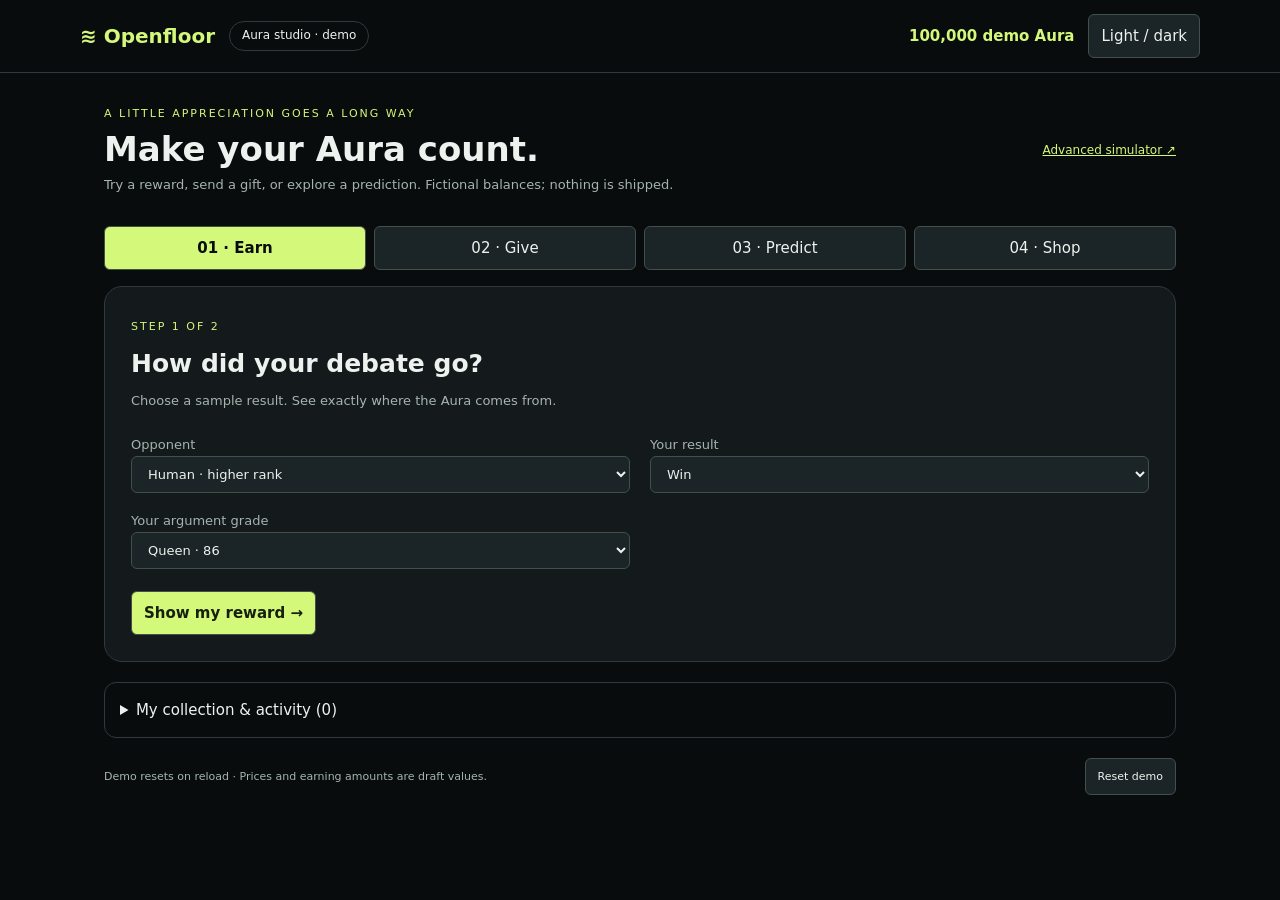
<file: debate/aura/index.html>
<!doctype html><html lang="en"><meta charset="utf-8"><meta name="viewport" content="width=device-width,initial-scale=1"><title>Openfloor · Aura studio</title><link rel="stylesheet" href="prototype.css"><link rel="stylesheet" href="aura-studio.css"><body><header><a href="../index.html">≋ Openfloor</a><span class="pill">Aura studio · demo</span><span id="wallet"></span><button id="theme">Light / dark</button></header><main><div class="intro"><div><p class="eyebrow">A little appreciation goes a long way</p><h1>Make your Aura count.</h1><p class="muted">Try a reward, send a gift, or explore a prediction. Fictional balances; nothing is shipped.</p></div><a href="aura-advanced.html">Advanced simulator ↗</a></div><nav id="activities" aria-label="Choose activity"><button data-view="earn">01 · Earn</button><button data-view="give">02 · Give</button><button data-view="predict">03 · Predict</button><button data-view="shop">04 · Shop</button></nav><section class="workbench"><div class="step"><span id="step">STEP 1</span><h2 id="question" tabindex="-1"></h2><p id="help" class="muted"></p></div><div id="content"></div><p id="status" role="status" aria-live="polite"></p></section><details class="collection"><summary>My collection & activity <span id="count"></span></summary><div id="owned" class="sticker-grid"></div><pre id="history"></pre><p id="audit"></p></details><footer><span>Demo resets on reload · Prices and earning amounts are draft values.</span><button id="reset">Reset demo</button></footer></main><dialog id="checkout"><form id="checkout-form"><div class="row"><h2 id="checkout-title">Gift request</h2><button id="close" type="button" aria-label="Close">×</button></div><p>Demo only. Use fictional details; addresses are never saved or sent.</p><div id="address"><label>Recipient<input name="recipient" required maxlength="100" autocomplete="off"></label><label>Street / barangay<input name="street" required maxlength="150" autocomplete="off"></label><div class="fields"><label>City<input name="city" required maxlength="100"></label><label>Region<input name="region" required maxlength="100"></label><label>Postal code<input name="postal" required maxlength="20"></label><label>Country<input name="country" required value="Philippines" maxlength="80"></label></div><label id="size-label">Shirt size<select name="size"><option>S</option><option>M</option><option>L</option><option>XL</option><option>XXL</option></select></label></div><pre id="review" hidden></pre><div class="row"><button id="confirm" class="primary">Review details</button><button id="edit" type="button" hidden>Edit details</button></div><p id="order-status" role="status"></p></form></dialog><script type="module" src="aura-studio.mjs"></script></body></html>
</file>
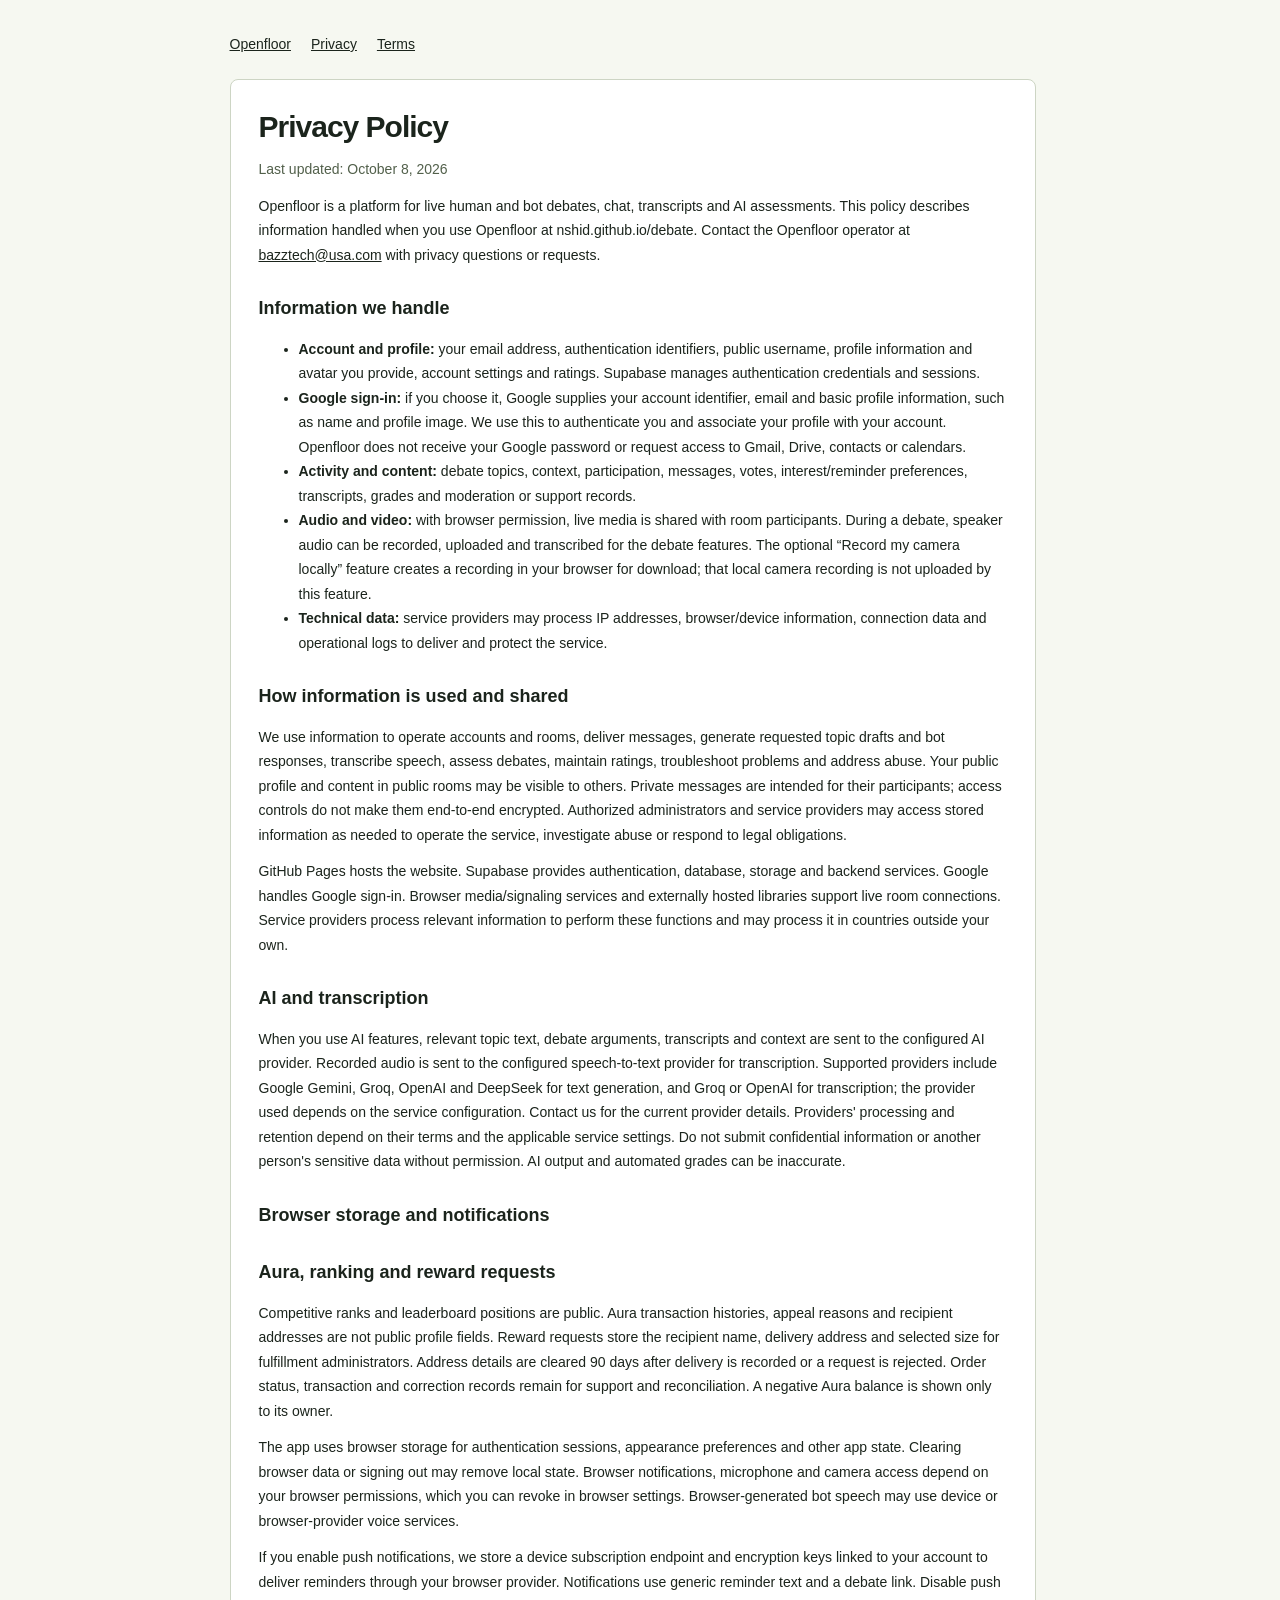
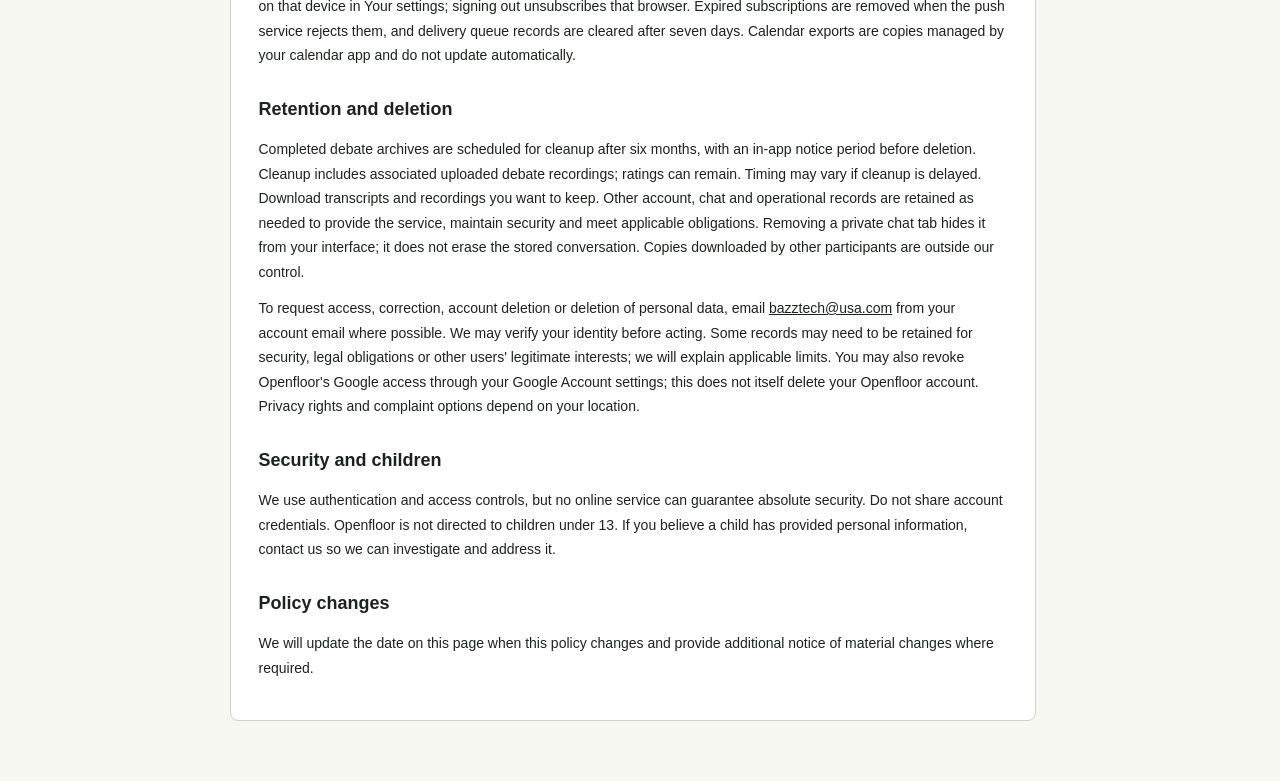
<file: debate/privacy.html>
<!doctype html><html lang="en"><head><meta charset="utf-8"><meta name="viewport" content="width=device-width,initial-scale=1"><title>Privacy Policy · Openfloor</title><link rel="canonical" href="https://nshid.github.io/debate/privacy.html"><style>:root{color-scheme:dark;--bg:#090a0b;--panel:#111315;--line:#282b2e;--muted:#9ca3a9;--accent:#d4f879;--red:#ff6b6b}*{box-sizing:border-box}body{margin:0;background:var(--bg);color:#f3f4f4;font:14px/1.5 'Segoe UI',Arial,sans-serif}button,input,select,textarea{font:inherit}button,a,input,select,textarea{outline-offset:4px}button{cursor:pointer;border:1px solid var(--line);border-radius:6px;background:#1b1e20;color:white;padding:9px 14px;font-weight:600}button:hover{border-color:#6c7378;background:#282d30}button:disabled{opacity:.4;cursor:not-allowed}button.primary,.primary{background:var(--accent);color:#161b0b;border-color:var(--accent)}button.ghost{background:transparent}a{color:inherit;text-decoration:none}a:hover{color:var(--accent)}input,select,textarea{background:#090b0c;border:1px solid #34383c;color:white;border-radius:5px;padding:10px;width:100%}textarea{resize:vertical;min-height:95px}label{display:block;color:#b8bec2;margin:12px 0 6px}h1,h2,h3,p{margin:0}h1{font-size:30px;letter-spacing:-1px;line-height:1.25}h2{font-size:18px}h3{font-size:15px}.muted,small{color:var(--muted)}small{font-size:12px}.accent{color:var(--accent)}.row{display:flex;align-items:center;gap:12px;flex-wrap:wrap}.between{justify-content:space-between}.stack>*+*{margin-top:16px}.topbar{height:76px;border-bottom:1px solid var(--line);padding:0 4%;display:flex;align-items:center;justify-content:space-between;gap:20px}.brand{display:flex;gap:11px;align-items:center;font-size:21px;font-weight:800;letter-spacing:-.6px}.logo{width:30px;height:30px;background:var(--accent);color:#13170b;display:grid;place-items:center;border-radius:7px;font-size:21px}.nav{display:flex;gap:26px;color:#a0a6aa}.nav .active{color:white}.shell{max-width:1480px;margin:auto;padding:32px 4%}.columns{display:grid;grid-template-columns:minmax(0,1fr) 300px;gap:28px}.eyebrow{text-transform:uppercase;letter-spacing:1.7px;font-size:11px;font-weight:700;color:var(--muted)}.feature{padding:26px;border:1px solid #3d4926;background:linear-gradient(110deg,#1c2315,#111510 65%,#141813);border-radius:9px;margin:23px 0}.feature h1{max-width:580px;margin:16px 0}.pill{display:inline-flex;align-items:center;gap:6px;font-size:11px;padding:4px 8px;border:1px solid var(--line);border-radius:4px;color:#bfc5c8;text-transform:uppercase;letter-spacing:.6px}.live{color:var(--accent);border-color:#485832}.dot{width:6px;height:6px;border-radius:50%;background:currentColor;display:inline-block}.timer{font-family:Consolas,monospace;font-size:34px;letter-spacing:2px}.toolbar{display:flex;justify-content:space-between;gap:12px;margin:22px 0 12px}.tabs{display:flex;gap:5px;flex-wrap:wrap}.tabs button{border-color:transparent;background:transparent;color:#a4abb0}.tabs button.selected{background:#22272a;color:white}.search{max-width:240px}.debate-row{display:grid;grid-template-columns:minmax(0,1fr) 105px;gap:18px;border-top:1px solid var(--line);padding:16px 4px}.debate-row summary{cursor:pointer;list-style:none}.debate-row summary::before{content:'›';float:left;margin-right:13px;color:#7b848a;font-size:20px;line-height:1}.debate-row details[open] summary::before{transform:rotate(90deg)}.debate-row h3{font-size:14px;font-weight:600;display:inline}.meta{margin:8px 0 0 22px;display:flex;gap:14px;align-items:center;color:#939da3;font-size:12px}.detail{margin:14px 0 0 22px;color:#aeb6bb;max-width:640px}.pod{border:1px solid var(--line);border-radius:8px;padding:19px;background:var(--panel);margin-bottom:18px}.pod h3{margin-bottom:16px}.group{padding:12px 0;border-top:1px solid #25282b;display:flex;justify-content:space-between}.group button{padding:0;background:none;border:none;font-weight:400}.ad{min-height:186px;background:linear-gradient(145deg,#22271a,#111410)}.ad h2{font-size:23px;line-height:1.3;margin:17px 0 12px}.chat{margin-top:26px;border:1px solid var(--line);border-radius:8px;overflow:hidden}.chat-head{padding:16px 18px;border-bottom:1px solid var(--line)}.messages{height:200px;overflow:auto;padding:16px 18px}.message{margin-bottom:12px;overflow-wrap:anywhere}.message b{color:#d9e8ba;font-size:12px}.message p{color:#b9c0c4;margin-top:3px;font-size:13px}.composer{display:flex;gap:8px;padding:12px;border-top:1px solid var(--line)}.avatar{width:34px;height:34px;display:inline-grid;place-items:center;background:#30362a;color:#def2b4;font-weight:700;border-radius:50%;object-fit:cover}.member{display:flex;align-items:center;gap:10px;margin:14px 0;cursor:pointer}.foot{margin-top:24px;font-size:12px;color:#7d878d}.notice{padding:10px 14px;border:1px solid #384329;color:#b8cb9a;background:#161b12;border-radius:6px;font-size:12px}.grid2{display:grid;grid-template-columns:1fr 1fr;gap:15px}dialog{background:#141719;color:white;border:1px solid #3d454b;border-radius:12px;width:min(660px,94vw);max-height:90vh;padding:24px}dialog::backdrop{background:#000b;backdrop-filter:blur(4px)}dialog h2{font-size:23px;margin-bottom:6px}.dialog-actions{margin-top:22px;display:flex;justify-content:flex-end;gap:10px}.error{color:#ff8b8b;margin-top:12px}.check{display:flex;gap:9px;align-items:center}.check input{width:auto}.toast{position:fixed;bottom:25px;left:50%;transform:translateX(-50%);background:#d4f879;color:#18200c;padding:13px 20px;border-radius:7px;z-index:20;max-width:90vw;box-shadow:0 10px 40px #0009}.room-grid{display:grid;grid-template-columns:minmax(0,1fr) 310px;gap:22px;margin-top:22px}.stage{display:grid;grid-template-columns:1fr 1fr;gap:15px}.seat{background:#020303;border:1px solid #303639;border-radius:8px;aspect-ratio:1.35;position:relative;overflow:hidden;display:grid;place-items:center}.seat.speaking{border:2px solid var(--accent)}.seat video{position:absolute;width:100%;height:100%;object-fit:cover}.identity{text-align:center}.identity .avatar{width:68px;height:68px;font-size:25px;margin-bottom:14px}.nameplate{position:absolute;bottom:14px;left:14px;background:#0b0e0dd9;padding:6px 10px;border-radius:5px}.rec{color:var(--red)}.blink{animation:blink 1s infinite}@keyframes blink{50%{opacity:.2}}.roundbar{padding:18px;background:#141819;border:1px solid var(--line);border-radius:7px;margin-bottom:16px}.rounds{display:flex;gap:5px;margin-top:12px}.rounds span{height:3px;background:#3a4145;flex:1}.rounds span.done{background:var(--accent)}.controls{justify-content:center;padding:18px}.lifeline{display:block;width:100%;text-align:left;margin-top:9px}.context{white-space:pre-wrap;color:#adb6bc;margin-top:12px}.subtopic{border-left:2px solid #536a32;margin:14px 0;padding-left:12px}.hidden{display:none!important}.empty{padding:40px;text-align:center;color:#a9b2b7}.recording-panel{border-color:#543131}progress{width:100%;accent-color:var(--accent)}@media(max-width:1050px){.columns,.room-grid{grid-template-columns:minmax(0,1fr) 260px}.nav{display:none}.shell{padding:23px}.topbar{padding:0 23px}.stage{grid-template-columns:1fr}.seat{aspect-ratio:1.8}}@media(max-width:760px){.columns,.room-grid{grid-template-columns:1fr}.shell{padding:20px 15px}.topbar{padding:0 15px}.topbar button{padding:7px 9px}.brand{font-size:18px}.toolbar{flex-wrap:wrap}.search{max-width:none}.feature{padding:20px}.feature h1{font-size:26px}.grid2{grid-template-columns:1fr}.debate-row{grid-template-columns:minmax(0,1fr) 86px;gap:6px}.meta{gap:8px;flex-wrap:wrap}.stage{grid-template-columns:1fr 1fr}.seat{aspect-ratio:1}.identity .avatar{width:48px;height:48px}.nameplate{font-size:11px;left:5px;bottom:5px}aside{margin-top:10px}}
.topic-header{margin-top:22px}.topic-header h1{margin:8px 0 18px}.topic-progress{display:flex;flex-wrap:wrap;gap:6px;margin-top:12px}.context-drawer{padding:13px 16px;border:1px solid var(--line);border-radius:6px}.context-drawer summary{cursor:pointer}.v2-stage{grid-template-columns:repeat(3,minmax(0,1fr));gap:10px}.v2-stage .seat{aspect-ratio:1.2}.v2-stage.duel-view{grid-template-columns:1fr 1fr}.v2-stage.duel-view .seat{aspect-ratio:1.25}.v2-stage .identity .avatar{width:48px;height:48px;font-size:20px}.tile-top{position:absolute;z-index:2;top:0;left:0;right:0;padding:7px 9px;background:#000b;display:flex;justify-content:space-between;font-size:11px}.tile-timer{font-family:Consolas,monospace;color:var(--accent)}.member-list{display:grid;gap:9px;margin:14px 0}.member-list .row{justify-content:space-between;border-bottom:1px solid var(--line);padding-bottom:7px}.audio-clip{display:flex;flex-direction:column;padding:9px 0;border-bottom:1px solid var(--line)}#audio-clips{max-height:260px;overflow:auto}#ai-result{white-space:pre-wrap;font-size:13px;max-height:500px;overflow:auto;margin-top:14px}@media(min-width:1450px){.v2-stage{grid-template-columns:repeat(4,minmax(0,1fr))}}@media(max-width:900px){.v2-stage{grid-template-columns:repeat(2,minmax(0,1fr))}.room-grid{grid-template-columns:1fr}.v2-stage.duel-view{grid-template-columns:1fr 1fr}}

.score-card{margin-top:18px;border-top:1px solid #333;padding:12px 0}.score-row{display:flex;align-items:center;gap:10px;margin-top:12px}.score-row meter{flex:1;min-width:50px;accent-color:#d4f879}.score-row span:first-child{min-width:70px}.score-card ul{padding-left:20px;margin:8px 0}

.entry-pod{max-width:640px;margin:40px auto}.waiting-fact{margin:18px 0;padding:15px 18px;background:#171d12;border:1px solid #384329;border-radius:8px}.waiting-fact .eyebrow{color:var(--accent)}.waiting-fact p{margin:9px 0;font-size:14px;line-height:1.6}.waiting-fact button{font-size:12px;padding:4px 8px}.waiting-fact small a{text-decoration:underline;text-underline-offset:3px}.tile-mic-status{position:absolute;z-index:3;right:8px;bottom:10px;display:flex;align-items:center;gap:5px;padding:5px 7px;border:1px solid #783f43;border-radius:5px;background:#291416ee;color:#ffabad;font-size:11px}.v2-stage .nameplate{max-width:calc(100% - 105px);white-space:nowrap;overflow:hidden;text-overflow:ellipsis;z-index:2}@media(max-width:480px){.tile-mic-status{bottom:7px;right:5px;padding:4px}.tile-mic-status>span{display:none}.v2-stage .nameplate{max-width:calc(100% - 38px);padding:5px}.entry-pod{margin:22px auto}}

/* Shared layout: keep content readable and actions in view at every viewport. */
html { scrollbar-gutter: stable; }
body.modal-open { overflow: hidden; }
[hidden] { display: none !important; }
input, select, textarea, .row > *, .columns > *, .room-grid > *, .grid2 > * { min-width: 0; }
button, .pill, .notice, .foot, .context, .detail, .member, .profile-bio, .profile-interests { overflow-wrap: anywhere; }
h1, h2, h3, .member-list, .score-card { overflow-wrap: anywhere; }
input[type="checkbox"] { flex: 0 0 16px; width: 16px; height: 16px; margin: 3px 0; accent-color: var(--accent); }
.check { align-items: flex-start; line-height: 1.5; }
.composer input { flex: 1; width: 0; }
.composer button, .member .avatar { flex-shrink: 0; }
.toolbar .tabs { min-width: 0; }
.toolbar .search { flex: 1 1 180px; width: auto; }
.account-nav { justify-content: flex-end; flex-wrap: nowrap; }
.account-button { max-width: 220px; white-space: nowrap; overflow: hidden; text-overflow: ellipsis; }
.topbar .brand { flex-shrink: 0; white-space: nowrap; }
.member > div { min-width: 0; }
.score-row { flex-wrap: wrap; }
.score-row meter { min-width: 80px; }
#ai-result { white-space: normal; padding: 4px 6px 14px 0; scroll-padding-block: 12px; }
.messages { scroll-padding-block: 16px; overscroll-behavior: contain; }
.tile-top { gap: 8px; }
.tile-top > :first-child { min-width: 0; overflow: hidden; text-overflow: ellipsis; white-space: nowrap; }
.tile-timer { flex-shrink: 0; }
.identity { width: 100%; min-width: 0; padding: 34px 10px 48px; }
.identity p { overflow: hidden; text-overflow: ellipsis; white-space: nowrap; }
.v2-stage .identity .avatar { margin-bottom: 6px; }
.controls { gap: 8px; padding: 16px 0; }
.entry-pod { margin-block: 24px; }
.entry-pod .waiting-fact { margin-top: 0; }
.waiting-fact { overflow-wrap: anywhere; }

/* Native dialog provides focus trapping, Escape and a true modal backdrop. */
dialog {
  width: min(560px, calc(100vw - 48px));
  max-width: none;
  max-height: calc(100vh - 48px);
  max-height: calc(100dvh - 48px);
  padding: 0;
  overflow: hidden;
  box-shadow: 0 24px 100px #0009;
}
dialog.dialog-wide { width: min(840px, calc(100vw - 48px)); }
.dialog-form { display: flex; flex-direction: column; max-height: calc(100vh - 50px); max-height: calc(100dvh - 50px); min-height: 0; }
.dialog-header { flex: none; display: flex; align-items: center; gap: 16px; justify-content: space-between; padding: 16px 20px 16px 24px; border-bottom: 1px solid var(--line); }
.dialog-header h2 { margin: 0; font-size: 21px; line-height: 1.35; letter-spacing: -.4px; }
.dialog-close { flex: 0 0 36px; width: 36px; height: 36px; display: grid; place-items: center; padding: 0; font-size: 25px; line-height: 1; background: transparent; border-color: transparent; }
.dialog-scroll-frame { display: flex; min-height: 0; padding-block: 8px; overflow: hidden; }
.dialog-body { flex: 1; min-width: 0; min-height: 0; overflow: auto; padding: 8px 24px 12px; scroll-padding-block: 20px; overscroll-behavior: contain; scrollbar-gutter: stable; overflow-wrap: anywhere; }
.dialog-footer { flex: none; padding: 14px 24px; border-top: 1px solid var(--line); background: #16191b; }
.dialog-actions { margin: 0; display: flex; justify-content: flex-end; gap: 10px; flex-wrap: wrap; }
.dialog-error { margin: 0 0 12px; line-height: 1.5; max-height: 6em; overflow: auto; overflow-wrap: anywhere; }
.dialog-error:empty { display: none; }
.dialog-body label { font-size: 13px; margin: 10px 0 0; }
.dialog-body label > input:not([type="checkbox"]), .dialog-body label > select, .dialog-body label > textarea { display: block; margin-top: 5px; }
.dialog-body label small { display: block; margin-top: 4px; }
.dialog-body input, .dialog-body select, .dialog-body textarea { padding: 8px 10px; font-size: 14px; line-height: 1.4; }
.dialog-body input[type="file"] { width: 100%; font-size: 12px; }
.dialog-body input[type="file"]::file-selector-button { margin-right: 8px; border: 0; border-radius: 3px; padding: 4px 6px; background: #303638; color: #f3f4f4; }
.dialog-body textarea { min-height: 80px; }
.dialog-body .check { margin-block: 12px; }
.dialog-body .foot, .field-help { margin-top: 12px; font-size: 12px; line-height: 1.5; color: var(--muted); }
.dialog-body > :first-child { margin-top: 0; }
.dialog-body .grid2 { gap: 8px 18px; }
.settings-grid { display: grid; grid-template-columns: minmax(0,1.15fr) minmax(0,1fr); gap: 24px; }
.settings-section { min-width: 0; }
.settings-section + .settings-section { border-left: 1px solid var(--line); padding-left: 24px; }
.settings-section h3 { font-size: 12px; letter-spacing: 1px; text-transform: uppercase; color: var(--accent); margin-bottom: 12px; }
.settings-section textarea { height: 82px; }
.settings-section .notification-button { width: 100%; font-size: 13px; margin-top: 2px; }
.settings-tools { display: flex; flex-wrap: wrap; gap: 8px; padding-top: 16px; margin-top: 10px; border-top: 1px solid var(--line); }
.settings-tools > button { padding: 7px 11px; font-size: 12px; }
.settings-tools .import-control { margin: 0; max-width: 240px; }
.profile-heading { display: flex; align-items: center; gap: 14px; padding-block: 2px 10px; }
.profile-heading .avatar { width: 52px; height: 52px; flex-shrink: 0; }
.profile-bio { white-space: pre-wrap; margin: 8px 0 12px; }
.profile-interests { margin: 10px 0 18px; }
.dialog-tabs { display: flex; gap: 4px; border-bottom: 1px solid var(--line); margin: 0 0 16px; padding-bottom: 8px; }
.dialog-tabs button { padding: 7px 14px; background: transparent; border-color: transparent; color: var(--muted); }
.dialog-tabs button[aria-selected="true"] { color: var(--accent); background: #25301b; border-color: #3b4a29; }
[role="tabpanel"] { min-width: 0; }
.field-heading { display: flex; align-items: center; justify-content: space-between; gap: 8px; margin: 6px 0; }
.field-heading label { margin: 0; }
.field-heading button { padding: 4px 8px; font-size: 12px; }
.draft-writing { margin-top: 10px; }
.draft-writing textarea { height: 156px; min-height: 110px; }
.access-options { margin-top: 12px; }

/* Subtopics use the existing dialog tabs and one compact editor at a time. */
.subtopic-toolbar { display: flex; align-items: center; justify-content: space-between; gap: 8px; margin-bottom: 10px; font-size: 12px; }
.subtopic-toolbar .row { gap: 6px; }
.subtopic-toolbar button { padding: 6px 9px; font-size: 12px; }
.subtopic-list { display: grid; gap: 4px; }
.dialog-body [data-subtopics] > .field-help:last-child { margin: 8px 0 0; }
.subtopic-card { border: 1px solid var(--line); border-radius: 6px; overflow: hidden; }
.subtopic-header { display: flex; align-items: center; min-width: 0; background: #16191b; }
.subtopic-toggle { display: flex; align-items: center; gap: 6px; flex: 1; min-width: 0; padding: 7px 10px; border: 0; border-radius: 0; background: transparent; text-align: left; font-size: 12px; }
[data-subtopic-number] { flex: none; color: var(--muted); }
[data-subtopic-heading] { overflow: hidden; text-overflow: ellipsis; white-space: nowrap; }
.subtopic-chevron { margin-left: auto; flex: none; }
.subtopic-toggle[aria-expanded="true"] .subtopic-chevron { transform: rotate(180deg); }
.subtopic-delete { display: grid; place-items: center; flex: 0 0 34px; width: 34px; height: 32px; padding: 0; border: 0; background: transparent; color: var(--muted); }
.subtopic-delete:hover { color: #ff9d9d; background: #3b2323; }
.subtopic-fields { padding: 0 12px 10px; border-top: 1px solid var(--line); }
.dialog-body .subtopic-fields label { margin-top: 7px; font-size: 12px; }
.dialog-body .subtopic-fields textarea { height: 66px; min-height: 66px; }
.subtopic-empty { padding: 20px 14px; border: 1px dashed var(--line); border-radius: 6px; text-align: center; }
[data-subtopic-error] { color: #ff9d9d; }

@media (max-width: 760px) {
  .topbar { height: auto; min-height: 76px; padding-block: 12px; flex-wrap: wrap; gap: 10px; }
  .topbar .brand { font-size: 18px; gap: 8px; }
  .topbar .brand .pill { display: none; }
  .account-nav { margin-left: auto; gap: 6px; }
  .account-button { max-width: 140px; }
  .toolbar { gap: 10px; }
  .toolbar .search { flex-basis: 100%; max-width: none; }
  .debate-row { grid-template-columns: minmax(0,1fr) 102px; }
  .debate-row .meta { grid-column: 1 / -1; }
  .roundbar .timer { font-size: 28px; }
  .room-grid { gap: 16px; }
  .pod { padding: 16px; }
}
@media (max-width: 600px) {
  dialog, dialog.dialog-wide { width: 100%; height: 100vh; height: 100dvh; max-height: none; margin: 0; border: 0; border-radius: 0; }
  .dialog-form { height: 100%; max-height: 100%; }
  .dialog-header { padding: calc(10px + env(safe-area-inset-top)) 12px 10px 18px; }
  .dialog-header h2 { font-size: 20px; }
  .dialog-close { width: 44px; height: 44px; flex-basis: 44px; }
  .dialog-scroll-frame { flex: 1; padding-block: 8px; }
  .dialog-body { padding: 8px 18px 16px; scrollbar-gutter: auto; }
  .dialog-body input, .dialog-body textarea, .dialog-body select { font-size: 16px; }
  .dialog-footer { padding: 12px 18px calc(12px + env(safe-area-inset-bottom)); }
  .dialog-footer button { min-height: 44px; }
  .settings-grid { grid-template-columns: minmax(0,1fr); gap: 20px; }
  .settings-section + .settings-section { border-left: 0; padding: 18px 0 0; border-top: 1px solid var(--line); }
  .dialog-body .grid2 { grid-template-columns: minmax(0,1fr); }
  .dialog-tabs { gap: 4px; }
  .dialog-tabs button { min-height: 42px; flex: 1; padding-inline: 8px; }
  .settings-tools > button { min-height: 40px; }
  .draft-writing textarea { height: 128px; }
  .subtopic-toolbar { flex-wrap: wrap; }
  .subtopic-toolbar .row { margin-left: auto; }
  .subtopic-toolbar button, .subtopic-toggle, .subtopic-delete { min-height: 44px; }
  .subtopic-delete { width: 44px; flex-basis: 44px; }
  .dialog-body .subtopic-fields textarea { height: 90px; }
  .toast { bottom: calc(16px + env(safe-area-inset-bottom)); width: max-content; }
  .identity { padding: 30px 8px 40px; }
}
@media (max-width: 380px) {
  .account-nav { width: 100%; justify-content: flex-end; }
  .account-button { max-width: 200px; }
  .v2-stage .identity .avatar { width: 38px; height: 38px; font-size: 17px; }
  .v2-stage .identity p { font-size: 12px; }
}
@media (min-width:601px){.dialog-wide [role="tabpanel"]{min-height:358px}}
@media (max-width:600px){html:has(dialog[open]){scrollbar-gutter:auto}dialog,dialog.dialog-wide{width:100vw}.settings-section textarea{height:140px}.v2-stage .seat,.v2-stage.duel-view .seat{aspect-ratio:1 / 1.05}.v2-stage .identity .avatar{width:40px;height:40px;font-size:18px}}

.entry-context{margin-top:16px;border-block:1px solid var(--line);padding-block:12px}.entry-context summary{cursor:pointer;color:var(--muted)}.score-card .foot{margin-top:7px;margin-bottom:12px}.score-card .score-row{font-size:12px}

/* Expanded summaries use the full row; Join stays beside the title. */
.debate-row{row-gap:8px}.debate-row details{grid-column:1 / -1;grid-row:1;min-width:0}.debate-row summary{min-height:40px;padding-right:124px}.debate-row-action{grid-column:2;grid-row:1;align-self:start;z-index:1}.debate-row .meta{grid-column:1 / -1}@media(max-width:760px){.debate-row summary{padding-right:114px}}

@media(max-width:600px){.topic-header h1,.entry-pod h1{font-size:24px;line-height:1.3}}

/* Preserve camera geometry while people hide their tiles. */
.v2-stage .tile-placeholder{border:1px dashed #49514b;background:transparent;color:var(--muted);text-align:center;padding:12px}
.tile-placeholder div>span{display:block;font-size:28px;color:#718361;margin-bottom:7px}.tile-placeholder p{font-size:13px}.tile-placeholder small{font-size:11px}
.tile-status{display:flex;align-items:flex-end;flex-direction:column;min-width:0;line-height:1.45}.tile-timer:empty{display:none}.tile-listening{color:var(--accent);font-size:10px}.tile-listening.not-listening{color:#b2b8bb}.tile-top{gap:6px;align-items:flex-start}
.viewer-identity{min-height:48px;margin-bottom:14px;padding:7px 10px;border:1px solid var(--line);border-radius:6px;color:var(--muted);font-size:12px}.viewer-identity button{font-size:12px;padding:6px 10px}
#spectator-privacy{padding:3px 12px 12px;border:1px solid var(--line);border-radius:6px;margin:14px 0}#spectator-privacy[hidden]{display:none}
.controls button{min-width:110px}.controls{gap:8px;padding-inline:0}

#hide-btn{width:140px}#mic-btn,#room-audio-btn{width:120px}.anonymous-avatar{font-size:30px!important}

.bot-writing{grid-template-columns:minmax(0,1fr)}.bot-pod{margin-top:16px}.bot-reply{max-height:240px;overflow:auto;white-space:pre-wrap;padding:12px 0;scrollbar-gutter:stable}.bot-pod .row{margin-top:10px}.bot-badge{color:var(--accent)}
/* Small functional additions within the locked visual style. */
.avatar-settings{display:flex;align-items:center;gap:12px;margin-top:10px}.avatar-settings>label{flex:1;margin:0}.avatar-settings .avatar{width:44px;height:44px}.avatar-settings #settings-avatar-preview{flex:none}
.account-wrap{position:relative;display:inline-flex;align-items:center;min-width:0}.account-wrap .account-button{padding-right:18px}.unread-badge{position:absolute;top:-6px;right:-3px;min-width:21px;height:21px;padding:0 5px;border-radius:50%;background:var(--accent);color:#111;font-size:10px;line-height:19px;border:1px solid #111}.admin-mark{font-size:9px;color:var(--accent);margin-left:2px;vertical-align:super}
.device-controls{display:inline-flex;gap:3px;flex:none}.icon-button{display:inline-grid;place-items:center;min-width:30px;height:32px;padding:5px;background:transparent;color:var(--muted)}.icon-button:hover{color:var(--accent)}
.inbox-tabs{padding:8px;display:flex;flex-wrap:wrap;gap:4px;max-height:150px;overflow:auto}.chat-unread{display:inline-grid;place-items:center;min-width:17px;height:17px;padding:0 4px;border-radius:20px;background:var(--accent);color:#111;font-size:10px}
.admin-list{margin-top:16px}.admin-row{display:flex;align-items:center;justify-content:space-between;gap:12px;padding:7px 0;border-bottom:1px solid var(--line)}.admin-row>span{min-width:0;overflow-wrap:anywhere}.admin-row button{flex:none;color:#ff9d9d}
.grade-button{cursor:pointer;text-decoration:underline;text-underline-offset:4px}.grade-button:focus-visible{outline:2px solid var(--accent);outline-offset:4px}.grade-scale{display:grid;grid-template-columns:repeat(3,minmax(0,1fr));gap:6px}.grade-band{display:grid;grid-template-columns:32px 1fr;gap:3px 8px;padding:8px;border:1px solid var(--line);border-radius:5px;font-size:12px}.grade-band small{grid-column:1 / -1;font-size:11px}.grade-band.selected{border-color:var(--accent);background:#25301b}.grade-band b{color:var(--accent)}
#v2-interrupt{touch-action:none;user-select:none;-webkit-user-select:none;-webkit-touch-callout:none}
@media(max-width:600px){.grade-scale{grid-template-columns:repeat(2,minmax(0,1fr))}.account-nav{flex-wrap:wrap}.icon-button{min-width:38px;height:40px}.account-button{max-width:120px}.admin-row button{min-width:44px;height:44px}}

.bot-avatar{background:color-mix(in srgb,var(--bot-color) 22%,#111315);border:2px solid var(--bot-color);box-shadow:0 0 16px color-mix(in srgb,var(--bot-color) 18%,transparent);font-size:30px}

/* Let settings use available desktop width before introducing body scrolling. */
@media(min-width:701px){
 dialog.dialog-wide:has(.settings-grid){width:min(900px,calc(100vw - 48px))}
}
@media(min-width:701px) and (max-height:760px){
 dialog:has(.settings-grid) .dialog-header{padding-block:10px}
 dialog:has(.settings-grid) .dialog-footer{padding-block:10px}
 dialog:has(.settings-grid) .dialog-scroll-frame{padding-block:4px}
 .settings-grid{gap:18px}
 .settings-section + .settings-section{padding-left:18px}
 .settings-section h3{margin-bottom:6px}
 .settings-section label{margin-top:7px}
 .settings-section .check{margin-block:8px}
 .settings-section textarea{height:70px;min-height:70px}
 .settings-section .field-help{margin-top:7px}
 .settings-tools{margin-top:6px;padding-top:10px}
}

button.device-controls{display:inline-flex;align-items:center;justify-content:center;gap:6px;min-width:56px}

#mic-btn.mic-locked{display:inline-grid;place-items:center;flex:0 0 44px;width:44px;min-width:44px;min-height:44px;padding:7px;line-height:1}.mic-lock-icon{display:block}
/* Speaking cues use paint effects only: camera tiles retain their exact geometry. */
.seat.speaking{border:1px solid var(--accent)}
.seat.speaking::after{content:'';position:absolute;inset:0;border-radius:inherit;pointer-events:none;z-index:3;box-shadow:inset 0 0 18px #d4f87945;animation:speaker-glow 1.6s ease-in-out infinite}
.seat.speaking .identity .avatar{animation:speaker-ripple 1.6s ease-out infinite}
@keyframes speaker-ripple{0%{box-shadow:0 0 0 0 #d4f87965,0 0 0 0 #d4f87930}70%{box-shadow:0 0 0 12px #d4f87900,0 0 0 22px #d4f87900}100%{box-shadow:0 0 0 12px #d4f87900,0 0 0 22px #d4f87900}}
@keyframes speaker-glow{50%{opacity:.4}}
@media(prefers-reduced-motion:reduce){.seat.speaking::after,.seat.speaking .identity .avatar{animation:none}.seat.speaking .identity .avatar{box-shadow:0 0 0 3px #d4f87965}}
.room-chat-tab{width:100%;text-align:left;margin:16px 0 0;writing-mode:horizontal-tb}
.room-chat-panel{margin-top:8px;background:var(--panel)}
.room-chat-panel .chat-head{display:flex;justify-content:space-between;padding:10px 12px}.room-chat-panel .messages{height:260px;overflow:auto;overscroll-behavior:contain}.room-chat-panel .composer{padding:10px;display:flex;gap:6px}.room-chat-panel .composer input{min-width:0}.room-chat-panel .composer button{flex-shrink:0}

.has-site-footer{min-height:100vh;min-height:100dvh;display:flex;flex-direction:column}.has-site-footer>.topbar{flex-shrink:0}.has-site-footer>main.shell{flex:1 0 auto;width:100%;margin:0 auto}.site-footer{flex-shrink:0;margin:0;padding:10px 16px calc(10px + env(safe-area-inset-bottom));border-top:1px solid var(--line);background:var(--bg);color:var(--muted);font-size:11px;line-height:1.5;text-align:center}

.account-loading{display:inline-flex;align-items:center;justify-content:center;min-width:240px;min-height:42px;color:var(--muted);font-size:12px}.startup-loading{min-height:50vh;display:flex;flex-direction:column;justify-content:center;align-items:center;gap:12px;text-align:center;padding:24px}@media(max-width:600px){.account-loading{min-width:130px}}

.room-chat-tab{position:fixed;right:0;top:46%;z-index:12;width:auto;margin:0;padding:12px 8px;writing-mode:vertical-rl;border-radius:8px 0 0 8px;box-shadow:0 3px 18px #0006}
.room-chat-panel{position:fixed;z-index:11;right:44px;top:100px;bottom:16px;width:310px;max-width:calc(100% - 56px);margin:0;display:flex;flex-direction:column;box-shadow:0 8px 32px #0009}
.room-chat-panel .messages{height:auto;min-height:0;flex:1}.room-chat-panel .chat-head,.room-chat-panel .composer{flex-shrink:0}

#ai-result{scroll-margin-top:24px}



.room-loading{position:relative;min-height:180px}.room-grid.room-loading{min-height:400px}.room-loading>*{filter:blur(3px);opacity:.35;pointer-events:none}.room-loading::after{content:'≋  Loading room…';position:absolute;top:40%;left:50%;transform:translateX(-50%);padding:12px 18px;border:1px solid var(--line);border-radius:8px;background:var(--panel);color:var(--accent);font-size:13px;white-space:nowrap;animation:room-loading-wave 1.2s ease-in-out infinite}@keyframes room-loading-wave{50%{opacity:.55;transform:translateX(-50%) translateY(-3px)}}@media(prefers-reduced-motion:reduce){.room-loading::after{animation:none}}

.debate-scroll-banner{position:fixed;top:0;left:0;right:0;z-index:15;padding:8px 4%;background:#111315f5;border-bottom:1px solid var(--line);box-shadow:0 4px 16px #0006}.banner-topic{font-size:13px;font-weight:700;overflow:hidden;text-overflow:ellipsis;white-space:nowrap}.banner-subtopic{font-size:11px;color:var(--muted);overflow:hidden;text-overflow:ellipsis;white-space:nowrap}.banner-match{display:flex;align-items:center;gap:12px;margin-top:6px}.banner-seat{position:relative;width:160px;height:76px;background:#030404;border:1px solid var(--line);border-radius:6px;overflow:hidden;display:grid;place-items:center}.banner-seat.speaking{border-color:var(--accent)}.banner-seat video{position:absolute;width:100%;height:100%;object-fit:cover}.banner-seat span{position:absolute;bottom:0;left:0;right:0;background:#000c;padding:2px 5px;font-size:10px;text-align:center}.banner-avatar .avatar{width:36px;height:36px;font-size:16px}.banner-clock{display:flex;flex-direction:column;margin-left:auto;text-align:right}.banner-clock small{max-width:250px;font-size:11px}.banner-versus{color:var(--muted);font-size:11px}@media(max-width:600px){.debate-scroll-banner{padding:6px 10px}.banner-match{gap:6px}.banner-seat{width:90px;height:62px}.banner-clock .timer{font-size:22px}.banner-clock small{max-width:110px;font-size:10px}}

.banner-seat-empty{border-style:dashed;background:transparent}.banner-seat-empty span{display:none}

.round-clock-actions{display:flex;flex-direction:column;align-items:flex-end;gap:10px}.round-clock-actions>button{max-width:100%;white-space:normal}

/* Keep lobby and private conversation content opaque in both themes. */
#lobby.chat{background:var(--panel)}

#quick-start{margin-top:14px;gap:10px;flex-wrap:wrap}

.debate-format-summary{display:flex;flex-wrap:wrap;gap:4px 10px;font-size:11px;line-height:1.7}.debate-format-summary span{white-space:nowrap;padding:3px 8px;border:1px solid var(--line);border-radius:5px;background:var(--bg)}

.interest-toggle{font:inherit;color:inherit;padding:5px 8px;min-height:32px;white-space:nowrap}.interest-toggle[aria-pressed="true"]{color:var(--accent)}
/* Docked Lobby keeps its existing layout; the floating version owns its viewport. */
.lobby-panel-controls{flex-wrap:wrap;justify-content:flex-end;gap:8px}
.lobby-panel-controls button{font-size:12px;padding:6px 9px}
#lobby.lobby-floating{position:fixed;z-index:90;right:20px;bottom:20px;width:620px;height:500px;min-width:min(320px,calc(100% - 24px));min-height:min(280px,calc(100dvh - 24px));max-width:calc(100% - 24px);max-height:calc(100dvh - 24px);margin:0;resize:both;overflow:hidden;display:flex;flex-direction:column;background:var(--panel);box-shadow:0 12px 48px #0005}
#lobby.lobby-floating .chat-head{flex-shrink:0;cursor:move;touch-action:none;flex-wrap:wrap;gap:8px}
#lobby.lobby-floating #chat-content{display:flex;flex-direction:column;flex:1;min-height:0}
#lobby.lobby-floating .messages{height:auto;flex:1;min-height:0;overflow:auto}
#lobby.lobby-floating .composer{flex-shrink:0;padding-bottom:18px}
#lobby.lobby-floating .inbox-tabs{flex-shrink:0;max-height:100px}
#lobby.lobby-expanded{inset:12px!important;width:calc(100% - 24px)!important;height:calc(100dvh - 24px)!important;resize:none}
#lobby.lobby-expanded .chat-head{cursor:default}
@media(max-width:600px){#lobby.lobby-floating{right:12px;bottom:12px;width:calc(100% - 24px);height:70dvh}.lobby-panel-controls small{display:none}}

#debates .debate-row{background:var(--panel);padding:14px 16px;border:1px solid var(--line);border-radius:6px;margin:10px 0}.feature #featured-time{font-size:clamp(20px,3vw,32px)}

.private-chat-tab{display:inline-flex;align-items:center;border:1px solid var(--line);border-radius:5px;background:var(--panel)}.private-chat-tab.selected{background:var(--accent-soft,var(--panel))}.private-chat-tab button{border:0;background:transparent;padding:8px 9px}.private-chat-tab button:not(:first-child){padding:8px;min-width:30px}.hidden-chats{padding:8px}.hidden-chats summary{cursor:pointer}.hidden-chats button{margin:6px 4px 0 0}


.private-chat-tab.selected{border-color:var(--accent)}

#debates .debate-row:not(:has(details[open])){padding:7px 12px;margin:6px 0;row-gap:3px}#debates .debate-row:not(:has(details[open])) summary{min-height:28px}#debates .debate-row:not(:has(details[open])) .debate-row-action button{padding:5px 10px;min-height:28px}#debates .debate-row:not(:has(details[open])) .meta{margin-top:0}.reminder-toggle{font:inherit;padding:4px 7px}.chat-tab-actions{display:flex;flex-direction:column;border-left:1px solid var(--line)}.private-chat-tab .chat-tab-actions button{padding:0 6px;min-height:21px;line-height:20px}.inbox-tabs{align-items:center}.hidden-chats{display:inline-flex;align-items:center;gap:5px;padding:0;flex-wrap:wrap}.hidden-chats .restore-chat{margin:0;padding:6px 9px}.auth-forgot{margin-top:12px}.room-not-found{max-width:560px;margin:50px auto;padding:28px;line-height:1.7}.room-not-found h1{margin-bottom:14px}.room-not-found p{margin:12px 0 20px}

/* Separate media connection notice from the participant roster. */
#connection-status{margin-bottom:12px}

.room-chat-panel.chat-floating{left:8vw;top:15vh;right:auto;bottom:auto;width:min(620px,90vw);height:65vh;max-width:calc(100vw - 16px);max-height:calc(100dvh - 16px);min-width:260px;min-height:240px;resize:both;overflow:hidden;z-index:30}
.room-chat-panel.chat-floating .chat-head{cursor:move;touch-action:none;flex-wrap:wrap}
.room-chat-panel.chat-expanded{left:8px!important;top:8px!important;width:calc(100vw - 16px)!important;height:calc(100dvh - 16px)!important;resize:none}
.composer{position:relative}.emoji-picker{position:absolute;bottom:100%;left:0;right:0;display:flex;flex-wrap:wrap;gap:4px;padding:8px;background:var(--panel);border:1px solid var(--line);z-index:2}.emoji-picker button{padding:8px}

.review-explanation{padding-left:18px}.review-explanation li+li{margin-top:6px}

.aura-effect{position:absolute;z-index:5;left:50%;top:45%;pointer-events:none;color:var(--accent);font-size:28px;font-weight:bold;text-shadow:0 1px 3px #000;animation:aura-rise 2.2s ease-out forwards}@keyframes aura-rise{to{transform:translateY(-65px);opacity:0}}@media(prefers-reduced-motion:reduce){.aura-effect{animation:none}}

/* Shared columns keep interest controls aligned across topics and status lengths. */
#debates .debate-row .meta{display:grid;grid-template-columns:145px 100px max-content minmax(0,1fr);align-items:center;gap:8px 12px}#debates .debate-row .meta>span{overflow-wrap:anywhere}#debates .debate-row .meta button{justify-self:start}
@media(max-width:600px){#debates .debate-row .meta{grid-template-columns:minmax(0,1fr) minmax(0,1fr)}#debates .debate-row .meta .interest-toggle{grid-column:1}}

#debates .debate-row .meta.my-debate-meta{grid-template-columns:repeat(3,minmax(0,1fr))}@media(max-width:600px){#debates .debate-row .meta.my-debate-meta{grid-template-columns:repeat(2,minmax(0,1fr))}#debates .my-debate-meta>span:last-child{grid-column:1 / -1}}
/* Compact functional controls retain the approved theme and typography. */
.versus-live > .room-chat-tab,.versus-live > .room-chat-panel{position:fixed;z-index:40}
.versus-live > .room-chat-panel{font-size:13px;text-align:left}
.system-message-list{display:grid;gap:8px;padding:12px;overflow:auto;max-height:380px}
.system-message-row{display:grid;text-align:left;gap:5px;width:100%;padding:12px 14px;font-size:13px;line-height:1.5}
.system-message-row time,.system-message-meta{font-size:12px;color:var(--muted)}
.system-message-body{font-size:14px;line-height:1.7;white-space:pre-wrap;overflow-wrap:anywhere;margin:16px 0}
.system-message-tools{display:flex;gap:8px;flex-wrap:wrap;margin:14px 0}
.bet-summary{display:grid;grid-template-columns:repeat(2,minmax(0,1fr));gap:12px;margin:16px 0}
.bet-summary > div{border:1px solid var(--line);padding:12px;border-radius:6px;display:grid;gap:6px}
.bet-summary small{color:var(--muted)}.bet-summary strong{font-size:18px}
.bet-rules{padding-left:20px;font-size:12px;line-height:1.65;margin:12px 0}.bet-rules li{margin-bottom:6px}
#debates .debate-row-action{display:flex;flex-direction:column;gap:6px;width:104px;grid-row:1 / span 2}
#debates .debate-row .meta{padding-right:116px}
#lobby{scroll-margin-block:80px}.messages{scroll-behavior:smooth;overflow-anchor:none}
@media(prefers-reduced-motion:reduce){.messages{scroll-behavior:auto}}
[data-grade-reader] [role="tab"][aria-selected="true"]{background:var(--accent);color:var(--bg)}
@media(max-width:760px){#debates .debate-row-action{width:86px}#debates .debate-row .meta{padding-right:96px}}
#debates .debate-row details{grid-column:1}#debates .debate-row summary{padding-right:0}#debates .debate-row .meta{grid-column:1;grid-row:2;padding-right:0}
/* Compact dashboard refinements, shared across surface styles. */
.toast{left:auto;right:24px;bottom:24px;transform:none;background:#d4f879;color:#18200c;opacity:1;z-index:1000}
.dialog-header .dialog-close{display:flex;align-items:center;justify-content:center;padding:0;line-height:1;flex-shrink:0}
.dialog-close svg{display:block;flex:none}
.bet-summary{margin-top:20px}
.highlight-dots{display:flex;justify-content:center;gap:10px;margin-top:18px}
.highlight-dots button{width:10px;height:10px;min-width:10px;padding:0;border-radius:50%;background:var(--muted);border:0}
.highlight-dots button[aria-pressed="true"]{background:var(--accent);box-shadow:0 0 0 3px var(--line)}
.group .group-count{font-size:12px;color:var(--muted);min-width:30px;text-align:right}
.header-aura{white-space:nowrap;font-size:12px}
@media(max-width:600px){.toast{right:16px;bottom:calc(16px + env(safe-area-inset-bottom))}.account-nav{flex-wrap:wrap}.topbar{height:auto;min-height:76px;padding-block:12px}.header-aura{padding:6px}.feature-actions{justify-content:flex-end}}
.system-reader-actions .system-trash-action{margin-right:auto;display:inline-flex;align-items:center;justify-content:center;min-width:38px;min-height:38px;padding:9px}
.system-open-debate{display:inline-flex;align-items:center;border:1px solid var(--line);border-radius:6px;padding:9px 14px;font-weight:600}
.dialog-header .system-back{margin-left:auto;font-size:12px;padding:7px 10px}
@media(max-width:480px){.dialog-header:has(.system-back){flex-wrap:wrap;gap:10px}.dialog-header:has(.system-back) h2{flex:1}.dialog-header .system-back{order:3;margin:0}.dialog-header:has(.system-back) .dialog-close{margin-left:auto}}
/* Settings are divided into short panels; all fields stay in the same form. */
dialog.dialog-wide:has(.settings-tabs){width:min(660px,calc(100vw - 32px))}
.settings-tabs .dialog-tabs{display:flex;flex-wrap:wrap;gap:4px;margin-bottom:14px}
.settings-tabs .dialog-tabs button{padding:7px 10px;font-size:13px}
.settings-tabs .settings-section textarea{height:64px;min-height:64px}
.settings-tabs .settings-tools{margin-top:4px;display:flex;flex-wrap:wrap;gap:10px}
.settings-tabs [role="tabpanel"]{padding-bottom:4px}
.settings-tabs .settings-section .field-help{margin-top:8px}
@media(max-height:650px){dialog:has(.settings-tabs) .dialog-header,dialog:has(.settings-tabs) .dialog-footer{padding-block:10px}.settings-tabs .dialog-tabs{margin-bottom:8px}.settings-tabs .field-help{font-size:11px}.settings-tabs .settings-section textarea{height:54px;min-height:54px}}
.settings-tabs [role="tab"][aria-selected="true"]{background:var(--accent);color:var(--bg);border-color:var(--accent)}
/* Promotion tints leave ordinary highlights unchanged across surface styles. */
html #featured-card[data-highlight-kind="featured"]{background:linear-gradient(110deg,#152530,#10171d 65%,#131c24);border-color:#385969}
html #featured-card[data-highlight-kind="sponsored"]{background:linear-gradient(110deg,#2b2516,#19160f 65%,#211c12);border-color:#68572f}
html[data-theme="light"] #featured-card[data-highlight-kind="featured"]{background:linear-gradient(110deg,#e4eff8,#f6faff);border-color:#9ab5cc}
html[data-theme="light"] #featured-card[data-highlight-kind="sponsored"]{background:linear-gradient(110deg,#f6edda,#fffaf0);border-color:#c9b47d}
.highlight-topic{text-transform:none;letter-spacing:0;background:var(--panel);border-color:var(--line);font-size:12px}
.highlight-status{display:inline-flex;align-items:center;gap:8px;font-size:12px;font-weight:600;letter-spacing:1px;color:var(--muted)}
.highlight-status[data-status="live"]{color:var(--accent)}
.highlight-status[data-status="open"] .dot{background:#87b898}
.highlight-status[data-status="scheduled"] .dot{background:#9bbfe0}
.highlight-clock{display:flex;align-items:baseline;gap:10px;flex-wrap:wrap;justify-content:flex-end}
.highlight-clock small{font-size:11px}
.aura-dialog .dialog-body{padding-top:20px;padding-bottom:20px}
.aura-totals{display:grid;grid-template-columns:repeat(3,minmax(0,1fr));gap:12px;margin:0 0 22px}.aura-totals>div{display:grid;gap:4px}.aura-totals dt{font-size:12px;color:var(--muted)}.aura-totals dd{margin:0;font-size:18px;line-height:1.3;font-weight:600}
.aura-explanation{font-size:12px;color:var(--muted);line-height:1.6}.aura-explanation h3{font-size:13px;color:var(--text);margin:0 0 8px}.aura-explanation p{margin:0 0 10px}.aura-explanation p:last-child{margin-bottom:0}
.aura-dialog .dialog-footer{display:block;padding:16px 24px}.aura-transactions{width:100%}.aura-transactions h3{font-size:12px;margin:0 0 8px}.aura-transactions>p{font-size:12px;margin:0}
.aura-transactions ul{list-style:none;padding:0;margin:0;max-height:160px;overflow:auto}.aura-transactions li{display:flex;justify-content:space-between;align-items:center;gap:16px;padding:8px 0;border-top:1px solid var(--line);font-size:12px}.aura-transactions li:first-child{border-top:0}.aura-transactions li>div{display:grid;gap:3px}.aura-transactions time{font-size:11px;color:var(--muted)}

.settings-account-groups{display:grid;gap:22px}.settings-action-group h3{margin:0 0 9px;font-size:12px;font-weight:600;color:var(--muted)}.settings-tabs .settings-action-group .settings-tools{margin:0;padding:0;border:0;gap:8px}

.sidebar-group-icon{display:inline-block;width:20px;margin-right:8px;text-align:center;font-family:"Segoe UI Emoji","Apple Color Emoji","Noto Color Emoji",sans-serif;font-size:15px;line-height:1;vertical-align:middle}
/* Approved progressive chat presentation. */
#lobby.progressive-chat,#v2-chat.progressive-chat{position:fixed;z-index:90;right:auto;top:auto;margin:0;min-width:0;min-height:0;max-width:calc(100vw - 32px);resize:none;display:flex;flex-direction:column;background:var(--panel);border:1px solid var(--line);border-radius:9px;overflow:hidden;box-shadow:0 8px 30px #0004;text-align:left;transition:opacity .16s}
#lobby.progressive-chat.hidden,#v2-chat.progressive-chat.hidden{display:none}
.progressive-chat .chat-head{padding:10px 14px;flex:none;cursor:default}.progressive-chat h2,.progressive-chat h3{font-size:14px;margin:0}.progressive-chat .chat-head button{padding:7px;display:grid;place-items:center}
.progressive-chat #chat-content{display:flex;flex-direction:column;min-height:0;flex:1}.progressive-chat .messages{height:auto;min-height:0;flex:1;overflow:auto;overscroll-behavior:contain}.progressive-chat .composer{flex:none;padding:10px;position:relative;margin:0;background:var(--panel);border-top:1px solid var(--line)}.progressive-chat .composer input{flex:1;min-width:0}.progressive-chat .inbox-tabs{flex:none;max-height:100px;overflow:auto}
#lobby.chat-compact,#v2-chat.chat-compact{opacity:var(--chat-opacity,.25);box-shadow:none;background:transparent}#lobby.chat-compact:hover,#lobby.chat-compact:focus-within,#v2-chat.chat-compact:hover,#v2-chat.chat-compact:focus-within{opacity:1;background:var(--panel)}.chat-compact .chat-head,.chat-compact .chat-height-grip,.chat-compact .messages,.chat-compact .inbox-tabs,.chat-compact #chat-new{display:none}.chat-compact #chat-content{justify-content:flex-end}
#lobby-slot{position:relative;min-height:110px}#lobby.progressive-chat.chat-inline{position:absolute;inset:0;width:100%;height:100%;max-width:none;max-height:none;box-shadow:none}.chat-inline .chat-height-grip{display:none}.chat-inline .composer{transform:none}
.chat-height-grip{height:12px;flex:none;cursor:ns-resize;touch-action:none;display:flex;justify-content:center;align-items:center}.chat-height-grip:after{content:'';width:40px;height:3px;border-radius:3px;background:var(--muted)}#room-chat-end{height:110px;pointer-events:none}.progressive-chat .emoji-picker{position:absolute;bottom:100%;left:0;right:0;display:flex;flex-direction:column;gap:8px;max-height:240px;padding:12px;background:var(--panel);border:1px solid var(--line);z-index:6}.emoji-search{width:100%;flex:none!important}.emoji-grid{display:grid;grid-template-columns:repeat(auto-fill,minmax(36px,1fr));gap:4px;overflow:auto;min-height:0}.emoji-grid button{font-size:22px;padding:4px;background:transparent}.emoji-picker small{font-size:11px}.progressive-chat:has(.emoji-picker) .messages{visibility:hidden}
@media(prefers-reduced-motion:reduce){#lobby.progressive-chat,#v2-chat.progressive-chat{transition:none}}

/* Keep compact rows and short-screen account panels within their available space. */
#debates .debate-row:not(:has(details[open])) .meta button{padding:4px 7px;font-size:12px}
@media(max-height:650px){.settings-account-groups{gap:16px}.settings-action-group h3{margin-bottom:7px}}

@media(max-width:600px){#debates .debate-row:not(:has(details[open])) .meta{display:flex;flex-wrap:wrap;gap:4px 8px}#debates .debate-row:not(:has(details[open])) .meta>span{font-size:11px}}

@media(max-width:600px){#debates .debate-row:not(:has(details[open])) .meta{grid-column:1/-1;margin-left:0}#debates .debate-row:not(:has(details[open])) .debate-row-action{grid-row:1}}

/* Keep system inbox controls aligned and reserve the remaining Lobby space for messages. */
#lobby.progressive-chat .system-message-tools{flex:none;margin:0;padding:4px 12px;gap:6px}
#lobby.progressive-chat .system-message-tools button{padding:6px 10px;font-size:12px}
#lobby.progressive-chat #chat-content>.field-help{flex:none;margin:0;padding:6px 12px;font-size:11px;line-height:1.4}
#lobby.progressive-chat .system-message-list{flex:1;min-height:0;max-height:none;align-content:start;grid-auto-rows:max-content;padding:8px 12px 12px;overscroll-behavior:contain}
#lobby.progressive-chat .system-message-row{padding:9px 11px;font-size:12px;overflow-wrap:anywhere}
#lobby.progressive-chat .system-message-row time{font-size:11px}
#lobby.progressive-chat #chat-content>.system-message-list+button{flex:none;align-self:flex-start;margin:4px 12px 8px;padding:5px 10px}

html[data-theme=light]{color-scheme:light;--bg:#f6f8f3;--panel:#fff;--line:#cdd5c8;--muted:#52624d;--accent:#486f13;--red:#b92e38}
html[data-theme=light] body{color:#172019}html[data-theme=light] :is(.topbar,.roundbar,dialog,.dialog-header,.dialog-footer,.site-footer,.chat-head,.composer,.settings-section,.test-table th){background:#fff;color:#172019;border-color:var(--line)}
html[data-theme=light] :is(button,input,select,textarea){background:#f3f6ed;color:#172019;border-color:var(--line)}html[data-theme=light] :is(button.primary,a.primary,.primary,.logo){background:#d4f879;color:#172019}html[data-theme=light] :is(.feature,.ad){background:linear-gradient(135deg,#edf4de,#fff)}
html[data-theme=light] :is(.muted,.field-help,.eyebrow,.foot,.context,.detail,.meta,.empty,.message p){color:#52624d}html[data-theme=light] :is(.message b,.accent){color:#486f13}html[data-theme=light] .notice{background:#eef4e3;color:#3d5425;border-color:#bbcea2}html[data-theme=light] :is(.selected,.tabs button.selected,.pill.live){background:#e4edcf;color:#354e1c}html[data-theme=light] .error{color:#b92e38}
html[data-theme=light] :is(.group,.dialog-tabs,.settings-tools){border-color:var(--line)}html[data-theme=light] :is(.seat,.banner-seat){color:#f3f4f4}html[data-theme=light] :is(.seat,.banner-seat) .accent{color:#d4f879}html[data-theme=light] #debate-scroll-banner{background:#f6f8f3f5;color:#172019}html[data-theme=light] #debate-chat-panel{background:#fff;color:#172019}
#network-background{position:fixed;inset:0;width:100%;height:100%;pointer-events:none;z-index:-1;display:none}body{isolation:isolate}html[data-theme=light] #network-background{display:block}#network-background line{stroke:#71944d;stroke-opacity:.23;stroke-width:1}#network-background circle{fill:#587e32;fill-opacity:.5}

html[data-theme=light] :is(label,.check,.pill,.nav a,.nav a.active){color:#52624d}html[data-theme=light] .waiting-fact{background:#eef4e3;color:#172019;border-color:#bbcea2}html[data-theme=light] #v2-chat{background:#fff;color:#172019}html[data-theme=light] .tile-timer{color:#d4f879}html[data-theme=light] :is(.seat,.banner-seat) .pill{color:#f3f4f4}html[data-theme=light] .context-drawer{background:#f6f8f3f2}html[data-theme=light] ::placeholder{color:#64705e;opacity:1}
html[data-theme=light] .private-chat-tab button{background:transparent;color:inherit}

html[data-theme=dark][data-dark-background=true] #network-background{display:block}html[data-theme=dark] #network-background line{stroke:#a0bd78;stroke-opacity:.18}html[data-theme=dark] #network-background circle{fill:#b6d38c;fill-opacity:.35}

html[data-theme="light"][data-light-background="false"] #network-background{display:none}
.surface-toolbar{display:flex;align-items:center;gap:12px;flex-wrap:wrap;font-size:12px}.surface-toolbar label{display:flex;align-items:center;gap:6px;margin:0}.surface-toolbar select{width:auto;max-width:160px;padding:6px}.surface-toolbar input[type="checkbox"]{width:auto}.topbar{flex-wrap:wrap}

.topbar:has(.surface-toolbar){height:auto;min-height:76px;padding-block:12px}

/* Sharper surfaces without spacing or camera changes. */
html[data-surface="crisp"] :is(.pod,.panel,.card,.feature,.debate-row,.chat,.room-chat-panel,.context-drawer,.test-table-wrap,dialog){border-color:var(--muted);border-radius:4px}
html[data-surface="crisp"] :is(button,input,select,textarea){border-radius:3px}
html[data-surface="crisp"] :is(button:not(:disabled),input,select,textarea){border-color:var(--muted)}

/* Material-inspired finish; preserves compact dimensions and colors. */
html[data-surface="material"] :is(.pod,.panel,.card,.feature,.debate-row,.chat,.room-chat-panel,.context-drawer,.test-table-wrap,dialog){border-radius:12px;box-shadow:0 3px 12px #0003,0 1px 3px #0002}
html[data-surface="material"][data-theme="light"] :is(.pod,.panel,.card,.feature,.debate-row,.chat,.room-chat-panel,.context-drawer,.test-table-wrap,dialog){box-shadow:0 3px 12px #00000012,0 1px 3px #00000018}
html[data-surface="material"] :is(button,input,select,textarea){border-radius:9px}

/* Optional Material finish; the standard layout remains unchanged. */
html[data-surface="tonal"] :is(.pod,.panel,.card,.feature,.debate-row,.chat,.room-chat-panel,.context-drawer,.test-table-wrap,dialog){background:color-mix(in srgb,var(--panel) 96%,var(--accent) 4%);border-radius:14px;border-color:color-mix(in srgb,var(--muted) 55%,transparent);box-shadow:0 2px 3px #0002,0 6px 16px #0001}
html[data-surface="tonal"] :is(button,input,select,textarea){border-radius:10px}
html[data-surface="tonal"] button:not(:disabled):hover{box-shadow:0 2px 5px #0003}

.aura-shop-grid{display:grid;grid-template-columns:repeat(auto-fit,minmax(130px,1fr));gap:14px}.aura-shop-grid article{display:flex;flex-direction:column;align-items:center;gap:8px;text-align:center}.aura-art{display:inline-grid;position:relative;place-items:center;overflow:hidden;isolation:isolate;user-select:none;-webkit-user-select:none;-webkit-touch-callout:none;width:120px;height:120px}.aura-art img{width:100%;height:100%;object-fit:contain;pointer-events:none;-webkit-user-drag:none}.aura-gloss{position:absolute;inset:0;z-index:1;background:linear-gradient(125deg,transparent 30%,#fff0 40%,#fffa 49%,#fff2 55%,transparent 65%);transform:translateX(-150%);animation:aura-gloss-pass 6s ease-in-out infinite;pointer-events:auto}.aura-medal{width:28px;height:28px;border-radius:50%;background:linear-gradient(135deg,#fff1a5,#b68b27);color:#253024;font-size:23px;vertical-align:middle;border:1px solid #967119;margin-inline-end:6px}.aura-medal .aura-gloss{border-radius:inherit}@keyframes aura-gloss-pass{0%,60%{transform:translateX(-150%)}90%,100%{transform:translateX(150%)}}@media(prefers-reduced-motion:reduce){.aura-gloss{animation:none;transform:none;opacity:.15}}

dialog.versus-live{width:100vw;max-width:100vw;height:100dvh;max-height:100dvh;margin:0;border:0;border-radius:0;padding:16px 4%;background:var(--bg);color:inherit;overflow:hidden}dialog.versus-live[open]{display:grid;grid-template-rows:auto auto minmax(0,1fr) auto auto;gap:12px}.versus-toolbar{display:flex;align-items:center;gap:12px;flex-wrap:wrap}.versus-toolbar label{margin:0;display:flex;align-items:center;gap:6px;margin-left:auto}.versus-toolbar input{width:auto}.versus-heading{text-align:center;min-width:0}.versus-heading h1{font-size:clamp(18px,3vw,34px);display:-webkit-box;-webkit-line-clamp:2;-webkit-box-orient:vertical;overflow:hidden}.versus-heading h2{font-size:clamp(14px,2vw,20px);overflow:hidden;text-overflow:ellipsis;white-space:nowrap}.versus-heading .timer{font-size:clamp(22px,4vh,36px)}.versus-pair{display:grid;grid-template-columns:minmax(0,1fr) 30px minmax(0,1fr);gap:14px;min-height:0}.versus-person{display:grid;grid-template-rows:auto minmax(0,1fr);gap:6px;min-width:0;min-height:0}.versus-person h3{color:var(--accent);font-size:13px}.versus-divider{align-self:center;text-align:center}.versus-picture{position:relative;background:var(--panel);border:1px solid var(--line);border-radius:12px;overflow:hidden;min-height:0;display:grid;place-items:center}.versus-picture.speaking{border-color:var(--accent)}.versus-picture video{width:100%;height:100%;object-fit:contain;position:absolute}.versus-picture video[hidden],.versus-avatar[hidden]{display:none}.versus-avatar .avatar{width:90px;height:90px;font-size:38px}.fill-avatars .versus-avatar:not([hidden]){width:100%;height:100%;display:grid;place-items:center}.fill-avatars .versus-avatar .avatar{width:100%;height:100%;border-radius:0;object-fit:contain;font-size:clamp(48px,14vw,160px)}.versus-name{position:absolute;bottom:0;left:0;right:0;padding:8px;background:#000b;color:white;text-align:center}.versus-context{max-height:18vh;overflow:auto}.versus-context p{white-space:pre-wrap}.versus-actions span{flex:1;font-size:12px}.versus-live::backdrop{background:var(--bg)}@media(max-width:600px){dialog.versus-live{padding:10px;gap:8px}.versus-toolbar{gap:6px;font-size:11px}.versus-toolbar button{padding:6px;font-size:12px}.versus-pair{gap:5px;grid-template-columns:minmax(0,1fr) 20px minmax(0,1fr)}.versus-avatar .avatar{width:60px;height:60px;font-size:26px}.versus-name{font-size:11px}.versus-actions span{max-height:32px;overflow:auto}}@media(max-height:450px){.versus-heading h1{font-size:18px;-webkit-line-clamp:1}.versus-heading .timer{font-size:20px}.versus-heading h2,.versus-heading p{font-size:12px}.versus-toolbar strong{display:none}.versus-context{max-height:12vh}}

/* Local presentation lab. Current mode has no layout overrides. */
#platform-design-bar{position:relative;z-index:60;display:flex;align-items:center;gap:14px;padding:5px 3vw;min-height:35px;background:var(--panel);border-bottom:1px solid var(--line);font-size:11px;color:var(--muted)}
#platform-design-bar label{display:flex;align-items:center;gap:7px;margin:0}#platform-design-bar select{padding:4px 7px;font-size:11px;width:auto;margin:0}#platform-design-bar details{margin-left:auto}#platform-design-bar summary{cursor:pointer;list-style-position:inside}#platform-design-bar .design-options{position:absolute;right:3vw;top:100%;background:var(--panel);color:inherit;width:min(350px,94vw);padding:16px;border:1px solid var(--line);border-radius:10px;box-shadow:0 16px 40px #0005;display:grid;gap:12px;max-height:75dvh;overflow:auto}#platform-design-bar .design-options label{justify-content:space-between}#platform-design-bar input[type=checkbox]{width:auto;margin:0}#platform-design-bar p{font-size:11px;line-height:1.5}
html[data-platform-design=elevated]{--el-radius:14px;--el-inner:9px;--el-surface:linear-gradient(145deg,#2d382f,#202a23);--el-shadow:inset 0 1px #ffffff16,0 3px 5px #0005,0 12px 25px #0004;--el-raised:inset 0 1px #ffffff25,0 8px 15px #0005,0 25px 50px #0007;--el-edge:#526347}
html[data-platform-design=elevated][data-theme=dark]{--bg:#111713;--panel:#232e26;--line:#45523f;--muted:#b0bdab}
html[data-platform-design=elevated][data-theme=light]{--el-surface:linear-gradient(145deg,#fff,#e8efdf);--el-shadow:inset 0 1px #fff,0 3px 8px #24321a18,0 12px 25px #24321a12;--el-raised:0 8px 16px #24321a25,0 25px 50px #24321a20;--el-edge:#a7b69b}
html[data-platform-design=elevated][data-elevation=soft]{--el-shadow:0 8px 20px #0002;--el-raised:0 20px 45px #0005}
html[data-platform-design=elevated][data-elevation=tonal]{--el-shadow:none;--el-raised:0 0 0 1px var(--el-edge)}
html[data-platform-design=elevated][data-elevation=crisp]{--el-shadow:3px 4px 0 #0005;--el-raised:6px 8px 0 #0006}
html[data-platform-design=elevated][data-corners=square]{--el-radius:0px;--el-inner:0px}html[data-platform-design=elevated][data-corners=soft]{--el-radius:24px;--el-inner:16px}
html[data-platform-design=elevated] :is(.pod,.feature,.debate-row,.chat,.room-chat-panel,.context-drawer,dialog,.el-room-surface){background:var(--el-surface);border:1px solid var(--el-edge);border-radius:var(--el-radius);box-shadow:var(--el-shadow)}
html[data-platform-design=elevated][data-corners=angled] :is(.pod,.feature,.debate-row,.chat,.context-drawer,dialog,.el-room-surface,.seat){corner-shape:bevel}
html[data-platform-design=elevated] :is(button,input,textarea,select,.seat){border-radius:var(--el-inner)}
html[data-platform-design=elevated] .topbar{height:auto;min-height:65px;padding:12px 3vw;gap:18px;background:var(--panel)}
html[data-platform-design=elevated] .topbar>.nav,html[data-platform-design=elevated] .surface-toolbar{display:none}html[data-platform-design=current] .el-nav{display:none}
.el-nav{display:flex;gap:4px;background:var(--bg);border:1px solid var(--line);border-radius:12px;padding:4px;margin:auto}.el-nav button{padding:8px 13px;font-size:12px;border-color:transparent;background:transparent;white-space:nowrap}.el-nav button[aria-pressed=true]{background:var(--panel);border-color:var(--el-edge);box-shadow:var(--el-shadow);color:var(--accent)}
html[data-platform-design=elevated] .brand .logo{display:grid;place-items:center;line-height:1;letter-spacing:0;flex:none}html[data-platform-design=elevated] .account-nav{gap:8px;flex-wrap:wrap}html[data-platform-design=elevated] .account-nav>button,html[data-platform-design=elevated] .account-button{font-size:11px;padding:7px 9px}html[data-platform-design=elevated] .header-aura{order:-1;background:transparent;border-color:transparent;color:var(--accent)}
html[data-platform-design=elevated] .shell{max-width:1500px;padding:18px 3vw 40px}
.el-dashboard-top{margin-bottom:24px}.el-intro{margin-bottom:14px}.el-intro h1{font-size:23px!important}.el-intro .eyebrow{display:none}.el-highlight-row{display:grid;grid-template-columns:minmax(0,3fr) minmax(230px,1fr);gap:20px;align-items:stretch}
html[data-platform-design=elevated] .feature{margin:0;padding:20px 24px;min-height:0}html[data-platform-design=elevated] .feature h1{font-size:clamp(22px,2.5vw,30px);line-height:1.2;margin:14px 0}html[data-platform-design=elevated] .feature .countdown{margin-top:16px;padding-top:14px}html[data-platform-design=elevated] .feature:not(.el-expanded)>p{display:none}html[data-platform-design=elevated] .feature .highlight-dots{margin-top:10px}.el-highlight-toggle{font-size:10px;padding:5px 9px;margin-top:8px}.el-highlight-row>.ad{margin:0;padding:22px}.el-highlight-row>.ad h2{font-size:20px}
.el-empty{display:none!important}.el-topic-row{margin-bottom:14px}.el-topic-row #sidebar-groups{display:flex;flex-wrap:wrap;gap:6px;align-items:center;padding:5px 2px}.el-topic-row .group{display:flex;flex:none;gap:4px;padding:4px 7px;border:1px solid var(--line);border-radius:20px;background:var(--panel)}.el-topic-row .group button{font-size:11px;white-space:nowrap;padding:2px;border:0}.el-topic-row .group-count{font-size:9px;min-width:16px;opacity:.7}.el-topic-row .ghost{white-space:nowrap;margin:0!important;font-size:10px}
html[data-platform-design=elevated] .columns{gap:20px;scroll-margin-top:12px}html[data-platform-design=elevated] .columns>section{min-width:0}html[data-platform-design=elevated] .columns>aside>.pod{position:relative;padding:18px}html[data-platform-design=elevated] .debate-row{margin-bottom:12px;padding:16px}.el-panel-toggle{position:absolute;right:10px;top:10px;padding:4px 8px}.el-focused{box-shadow:var(--el-raised)!important;border-color:var(--accent)!important}html[data-platform-design=elevated][data-design-focus=true] .columns:has(.el-focused)>section{opacity:.7}html[data-platform-design=elevated][data-design-focus=true] .columns[data-el-focus=lobby]>aside{opacity:.65}
html[data-platform-design=elevated] dialog:not(.versus-live){box-shadow:var(--el-raised);border-color:var(--el-edge)}html[data-platform-design=elevated] dialog::backdrop{background:#06100870;backdrop-filter:blur(4px)}html[data-platform-design=elevated] body.modal-open>.shell{transform:scale(.987);opacity:.6;transition:transform .2s,opacity .2s}html[data-platform-design=elevated] :is(.dialog-header,.dialog-footer){background:transparent}html[data-platform-design=elevated] .settings-section{background:var(--el-surface);border-radius:var(--el-inner);box-shadow:var(--el-shadow)}
.el-room-surface{margin:12px 0 22px;padding:0;overflow:visible;min-width:0}.el-room-heading{display:grid;grid-template-columns:minmax(0,1fr) auto;gap:4px 16px;padding:14px 18px;border-bottom:1px solid var(--line);align-items:center}.el-room-heading #room-title{font-size:clamp(18px,2vw,25px);margin:0;grid-column:1;grid-row:1}.el-room-heading #phase-caption{grid-column:1;font-size:10px}.el-room-heading #round-time{grid-column:2;grid-row:1/3;font-size:29px}
.el-room-actions{display:flex;gap:7px;align-items:center;flex-wrap:wrap;padding:10px 14px}.el-room-actions .controls{margin:0;gap:6px}.el-room-actions button{font-size:11px;padding:7px 9px}.el-room-actions #room-chat-tab{position:static;writing-mode:horizontal-tb;transform:none;border-radius:var(--el-inner);width:auto;height:auto}.el-spectators{font-size:10px;color:var(--muted);margin-left:auto}
html[data-platform-design=elevated] #camera-stage{position:relative;display:grid;margin:0;padding:0 12px 12px;gap:8px;min-width:0;grid-template-columns:repeat(var(--el-cols,4),minmax(0,1fr))}
html[data-platform-design=elevated][data-design-fit=true] #camera-stage{height:var(--el-stage-height,450px);grid-template-rows:repeat(var(--el-rows,2),minmax(0,1fr))}
html[data-platform-design=elevated] #camera-stage[data-el-mode=duel],html[data-platform-design=elevated] #camera-stage[data-el-mode=bot]{grid-template-columns:repeat(2,minmax(0,1fr));grid-template-rows:minmax(0,1fr)}
html[data-platform-design=elevated] #camera-stage[data-el-mode=open]>.el-lead{grid-column:1/3;grid-row:1/3}html[data-platform-design=elevated] #camera-stage[data-el-mode=teams]{grid-template-columns:repeat(4,minmax(0,1fr));grid-template-rows:2fr repeat(calc(var(--el-rows,2) - 1),minmax(0,1fr))}
html[data-platform-design=elevated] #camera-stage>.seat{aspect-ratio:auto;height:auto;min-height:0;min-width:0;border:1px solid var(--el-edge);background:linear-gradient(140deg,#506c38,#283c2b);border-radius:var(--el-inner);overflow:hidden}html[data-platform-design=elevated] #camera-stage>.seat:nth-child(even){background:linear-gradient(140deg,#365765,#203742)}html[data-platform-design=elevated][data-design-fit=false] #camera-stage>.seat{min-height:150px}
html[data-platform-design=elevated] #camera-stage .identity{padding:0;position:absolute;inset:0;display:grid;place-content:center;min-width:0}html[data-platform-design=elevated] #camera-stage .identity .avatar{width:clamp(32px,6vw,75px);height:clamp(32px,6vw,75px);font-size:clamp(18px,3vw,38px);margin:auto}html[data-platform-design=elevated] #camera-stage .identity p{display:none}html[data-platform-design=elevated] #camera-stage .nameplate{font-size:11px;max-width:calc(100% - 40px)}html[data-platform-design=elevated] #camera-stage>.el-mini :is(.nameplate,.tile-top,.tile-mic){display:none}html[data-platform-design=elevated] #camera-stage>.el-mini .avatar{width:35px;height:35px;font-size:20px}
.el-inspect{position:absolute;inset:0;border:0;background:transparent!important;box-shadow:none!important;z-index:4;padding:0}.el-inspect:focus-visible{outline:2px solid var(--accent);outline-offset:-3px}.el-camera-detail{position:absolute;z-index:8;display:grid;grid-template-columns:1fr auto;grid-template-rows:auto minmax(0,1fr);gap:8px;background:var(--panel);border:1px solid var(--accent);padding:10px;border-radius:var(--el-inner);box-shadow:var(--el-raised)}.el-camera-detail strong{font-size:12px}.el-camera-detail button{padding:4px 10px}.el-camera-detail :is(video,.el-detail-avatar){grid-column:1/-1;width:100%;height:100%;object-fit:contain;min-height:0;display:grid;place-items:center}.el-camera-detail .avatar{width:80px;height:80px;font-size:38px}
html[data-platform-design=elevated] #camera-stage>.el-mini.speaking::after{content:'▥';position:absolute;left:5px;bottom:5px;font-size:13px;z-index:5;pointer-events:none;border-radius:50%;background:var(--accent);color:#17200e;width:20px;height:20px;display:grid;place-items:center}
html[data-platform-design=elevated] #camera-stage .aura-effect{pointer-events:none;z-index:7}
html[data-design-motion=true] *,html[data-design-motion=true] *::before,html[data-design-motion=true] *::after{animation:none!important;transition:none!important;scroll-behavior:auto!important}
@media(max-width:900px){html[data-platform-design=elevated] .topbar{flex-wrap:wrap;gap:8px}.el-nav{order:3;margin:auto;width:max-content}.el-highlight-row{grid-template-columns:minmax(0,2fr) minmax(190px,1fr)}.el-room-actions{padding:8px}.el-room-actions button{font-size:10px;padding:6px 8px}}
@media(max-width:600px){#platform-design-bar{padding:5px 10px;gap:8px}#platform-design-bar small{display:none}.el-highlight-row{grid-template-columns:1fr}.el-highlight-row>.ad{padding:14px}.el-highlight-row>.ad h2{font-size:16px;margin:6px 0}.el-highlight-row>.ad p{display:none}html[data-platform-design=elevated] .feature{padding:16px}.el-intro h1{font-size:20px!important}.el-room-heading{padding:10px;gap:4px 8px}.el-room-heading #room-title{font-size:17px}.el-room-heading #round-time{font-size:24px}html[data-platform-design=elevated] .shell{padding:10px 10px 30px}.el-room-actions .controls{flex-wrap:wrap}.el-spectators{margin-left:0}.el-room-actions .controls button{padding:5px;font-size:9px}html[data-platform-design=elevated] #camera-stage{padding:0 6px 8px;gap:5px}}
html[data-platform-design=elevated] .room-grid{display:block}html[data-platform-design=elevated] .room-grid>aside{display:grid;grid-template-columns:repeat(3,minmax(0,1fr));gap:16px;align-items:start;margin-top:18px}html[data-platform-design=elevated] .room-grid>aside>.pod{margin:0;padding:18px}
.el-room-surface.el-with-chat{display:grid;grid-template-columns:minmax(0,1fr) 300px;column-gap:10px}.el-room-surface.el-with-chat>.el-room-heading,.el-room-surface.el-with-chat>.el-room-actions{grid-column:1/-1}.el-room-surface.el-with-chat>#camera-stage{grid-column:1;grid-row:3}
html[data-platform-design=elevated] .el-room-surface>.el-peer-chat{position:relative!important;inset:auto!important;width:auto!important;height:auto!important;max-height:none!important;grid-column:2;grid-row:3;margin:0 12px 12px 0;opacity:1;display:flex;flex-direction:column;transform:none;box-shadow:var(--el-shadow);min-width:0;min-height:0;overflow:hidden;z-index:auto}
html[data-platform-design=elevated] .el-peer-chat .messages{flex:1;min-height:0;overflow:auto}html[data-platform-design=elevated] .el-peer-chat .chat-height-grip{display:none}html[data-platform-design=elevated] .el-peer-chat .composer{position:static;padding:8px;gap:5px}html[data-platform-design=elevated] .el-peer-chat .composer button{padding:6px;font-size:11px}
@media(max-width:900px){html[data-platform-design=elevated] .room-grid>aside{grid-template-columns:repeat(2,minmax(0,1fr))}.el-room-surface.el-with-chat{grid-template-columns:minmax(0,1fr) 240px}}
@media(max-width:650px){html[data-platform-design=elevated] .room-grid>aside{grid-template-columns:1fr}.el-room-surface.el-with-chat{display:block}html[data-platform-design=elevated] .el-room-surface>.el-peer-chat{height:300px!important;margin:10px}}
html[data-platform-design=elevated] #camera-stage .el-aura-layer{position:absolute;inset:2px;display:block;pointer-events:none;color:var(--gift-color);border-radius:inherit;background:transparent;transform:none;animation:none;overflow:hidden;font-size:14px;box-shadow:inset 0 0 8px var(--gift-color)}
.el-aura-layer i{position:absolute;font-style:normal;animation:el-gift-rise 2.5s ease-out both;text-shadow:0 0 8px currentColor}.el-aura-layer b{position:absolute;bottom:6px;left:50%;font-size:11px;background:#182218dd;padding:2px 6px;border-radius:12px;transform:translateX(-50%)}
html[data-platform-design=elevated] #camera-stage .el-aura-layer[data-treatment=rising]{box-shadow:none}.el-aura-layer[data-treatment=border] i{top:auto!important;bottom:0}.el-aura-layer[data-treatment=surround] i{animation-name:el-gift-orbit}html[data-platform-design=elevated] #camera-stage .el-aura-layer[data-treatment=bloom]{box-shadow:inset 0 0 40px var(--gift-color)}
@keyframes el-gift-rise{0%{opacity:0;translate:0 15px;scale:.6}25%{opacity:1}100%{opacity:0;translate:var(--gift-drift) -45px;scale:1.2}}@keyframes el-gift-orbit{0%{opacity:0;rotate:-15deg}25%{opacity:1}100%{opacity:0;rotate:30deg;translate:var(--gift-drift) -20px}}
@media(prefers-reduced-motion:reduce){.el-aura-layer i{display:none}}
.el-topic-row{display:flex;align-items:flex-start;gap:8px}.el-topic-row #sidebar-groups{flex:1;min-width:0;overflow:visible}.el-all-topics{flex:none;font-size:11px;padding:7px 10px}.el-topic-row #sidebar-groups>.ghost{display:none}#el-topic-results{display:flex;gap:8px;flex-wrap:wrap;margin-top:12px}
html[data-platform-design=elevated][data-design-focus=true] .columns:has(>aside>.el-focused){grid-template-columns:minmax(230px,1fr) minmax(0,1.7fr)}
html[data-platform-design=elevated][data-design-focus=true] .columns>aside:has(.el-focused)>.pod:not(.el-focused):not(.el-empty)>:not(h3):not(.row):not(.el-panel-toggle){display:none}
html[data-platform-design=elevated][data-design-focus=false] .el-panel-toggle{display:none}
@media(max-width:760px){html[data-platform-design=elevated][data-design-focus=true] .columns:has(>aside>.el-focused){grid-template-columns:minmax(0,1fr)}}

/* Inset Aura controls consistently with the camera stage, including beside chat. */
html[data-platform-design=elevated] #aura-panel{margin:0 12px 12px;padding:12px 14px;min-width:0;grid-column:1/-1;border-radius:var(--el-inner)}
html[data-platform-design=elevated] #aura-panel h3{margin:0 0 8px;font-size:13px}
html[data-platform-design=elevated] #aura-controls{display:flex;flex-wrap:wrap;align-items:center;gap:8px;min-width:0}
html[data-platform-design=elevated] #aura-controls .field-help{flex:1 1 280px;margin:0;line-height:1.5;overflow-wrap:anywhere}
html[data-platform-design=elevated] #aura-controls button{font-size:11px;padding:7px 10px;max-width:100%;white-space:normal}
@media(max-width:600px){html[data-platform-design=elevated] #aura-panel{margin:0 6px 8px;padding:10px}}

.legal{max-width:850px;margin:auto;padding:32px 22px 60px;line-height:1.75}.legal article{background:var(--panel);border:1px solid var(--line);border-radius:8px;padding:28px}.legal h1{margin-bottom:12px}.legal h2{margin:26px 0 10px}.legal p,.legal ul{margin:12px 0}.legal a{text-decoration:underline;overflow-wrap:anywhere}.legal nav{display:flex;flex-wrap:wrap;gap:20px;margin-bottom:22px}@media(prefers-color-scheme:light){:root{--bg:#f6f8f1;--panel:#fff;--line:#cdd5c4;--muted:#52604b;--accent:#496f0e}body{color:#1b241c}}@media(max-width:500px){.legal{padding:20px 12px}.legal article{padding:20px 16px}}</style></head><body><main class="legal"><nav aria-label="Site"><a href="/debate/">Openfloor</a><a href="/debate/privacy.html">Privacy</a><a href="/debate/terms.html">Terms</a></nav><article><h1>Privacy Policy</h1><p class="muted">Last updated: October 8, 2026</p><p>Openfloor is a platform for live human and bot debates, chat, transcripts and AI assessments. This policy describes information handled when you use Openfloor at nshid.github.io/debate. Contact the Openfloor operator at <a href="mailto:bazztech@usa.com">bazztech@usa.com</a> with privacy questions or requests.</p>
<h2>Information we handle</h2>
<ul><li><strong>Account and profile:</strong> your email address, authentication identifiers, public username, profile information and avatar you provide, account settings and ratings. Supabase manages authentication credentials and sessions.</li><li><strong>Google sign-in:</strong> if you choose it, Google supplies your account identifier, email and basic profile information, such as name and profile image. We use this to authenticate you and associate your profile with your account. Openfloor does not receive your Google password or request access to Gmail, Drive, contacts or calendars.</li><li><strong>Activity and content:</strong> debate topics, context, participation, messages, votes, interest/reminder preferences, transcripts, grades and moderation or support records.</li><li><strong>Audio and video:</strong> with browser permission, live media is shared with room participants. During a debate, speaker audio can be recorded, uploaded and transcribed for the debate features. The optional “Record my camera locally” feature creates a recording in your browser for download; that local camera recording is not uploaded by this feature.</li><li><strong>Technical data:</strong> service providers may process IP addresses, browser/device information, connection data and operational logs to deliver and protect the service.</li></ul>
<h2>How information is used and shared</h2>
<p>We use information to operate accounts and rooms, deliver messages, generate requested topic drafts and bot responses, transcribe speech, assess debates, maintain ratings, troubleshoot problems and address abuse. Your public profile and content in public rooms may be visible to others. Private messages are intended for their participants; access controls do not make them end-to-end encrypted. Authorized administrators and service providers may access stored information as needed to operate the service, investigate abuse or respond to legal obligations.</p>
<p>GitHub Pages hosts the website. Supabase provides authentication, database, storage and backend services. Google handles Google sign-in. Browser media/signaling services and externally hosted libraries support live room connections. Service providers process relevant information to perform these functions and may process it in countries outside your own.</p>
<h2>AI and transcription</h2>
<p>When you use AI features, relevant topic text, debate arguments, transcripts and context are sent to the configured AI provider. Recorded audio is sent to the configured speech-to-text provider for transcription. Supported providers include Google Gemini, Groq, OpenAI and DeepSeek for text generation, and Groq or OpenAI for transcription; the provider used depends on the service configuration. Contact us for the current provider details. Providers' processing and retention depend on their terms and the applicable service settings. Do not submit confidential information or another person's sensitive data without permission. AI output and automated grades can be inaccurate.</p>
<h2>Browser storage and notifications</h2>
<h2>Aura, ranking and reward requests</h2>
<p>Competitive ranks and leaderboard positions are public. Aura transaction histories, appeal reasons and recipient addresses are not public profile fields. Reward requests store the recipient name, delivery address and selected size for fulfillment administrators. Address details are cleared 90 days after delivery is recorded or a request is rejected. Order status, transaction and correction records remain for support and reconciliation. A negative Aura balance is shown only to its owner.</p>
<p>The app uses browser storage for authentication sessions, appearance preferences and other app state. Clearing browser data or signing out may remove local state. Browser notifications, microphone and camera access depend on your browser permissions, which you can revoke in browser settings. Browser-generated bot speech may use device or browser-provider voice services.</p>
<p>If you enable push notifications, we store a device subscription endpoint and encryption keys linked to your account to deliver reminders through your browser provider. Notifications use generic reminder text and a debate link. Disable push on that device in Your settings; signing out unsubscribes that browser. Expired subscriptions are removed when the push service rejects them, and delivery queue records are cleared after seven days. Calendar exports are copies managed by your calendar app and do not update automatically.</p>
<h2>Retention and deletion</h2>
<p>Completed debate archives are scheduled for cleanup after six months, with an in-app notice period before deletion. Cleanup includes associated uploaded debate recordings; ratings can remain. Timing may vary if cleanup is delayed. Download transcripts and recordings you want to keep. Other account, chat and operational records are retained as needed to provide the service, maintain security and meet applicable obligations. Removing a private chat tab hides it from your interface; it does not erase the stored conversation. Copies downloaded by other participants are outside our control.</p>
<p>To request access, correction, account deletion or deletion of personal data, email <a href="mailto:bazztech@usa.com">bazztech@usa.com</a> from your account email where possible. We may verify your identity before acting. Some records may need to be retained for security, legal obligations or other users' legitimate interests; we will explain applicable limits. You may also revoke Openfloor's Google access through your Google Account settings; this does not itself delete your Openfloor account. Privacy rights and complaint options depend on your location.</p>
<h2>Security and children</h2>
<p>We use authentication and access controls, but no online service can guarantee absolute security. Do not share account credentials. Openfloor is not directed to children under 13. If you believe a child has provided personal information, contact us so we can investigate and address it.</p>
<h2>Policy changes</h2>
<p>We will update the date on this page when this policy changes and provide additional notice of material changes where required.</p>
</article></main></body></html>
</file>
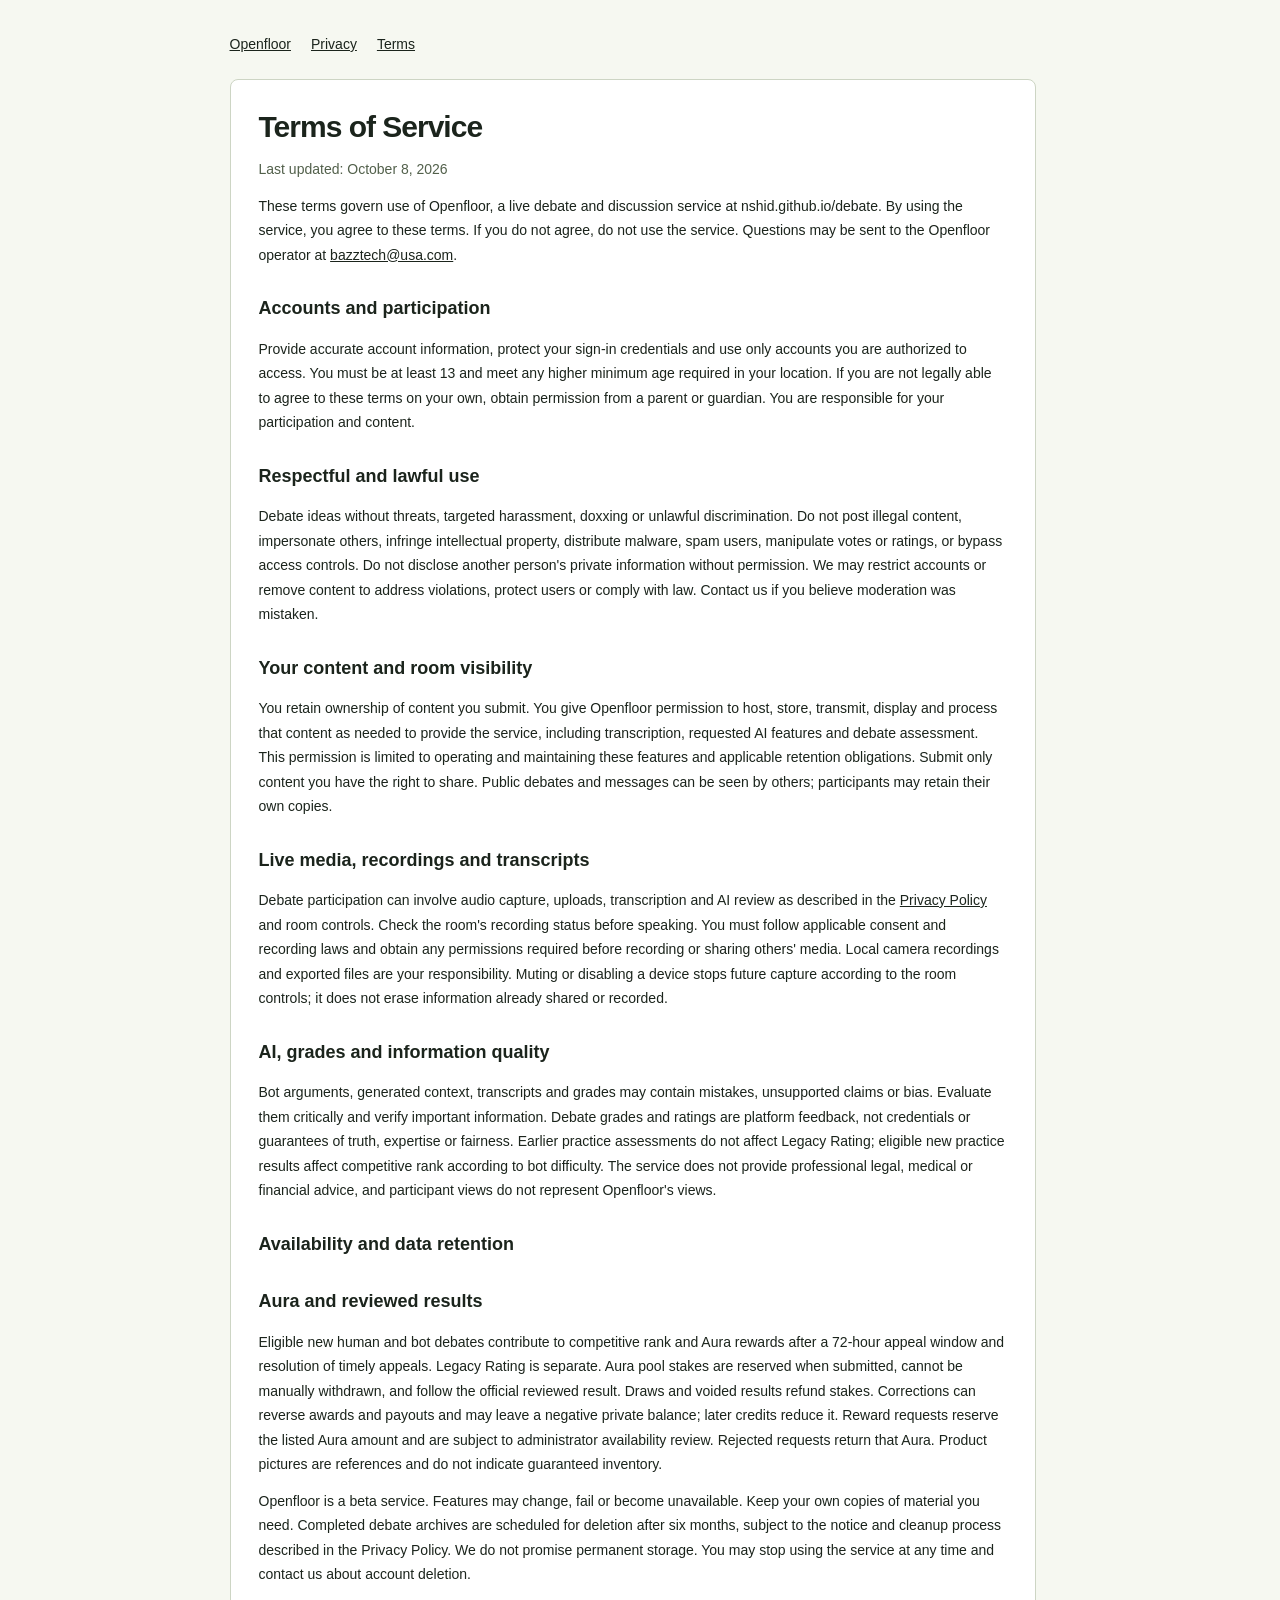
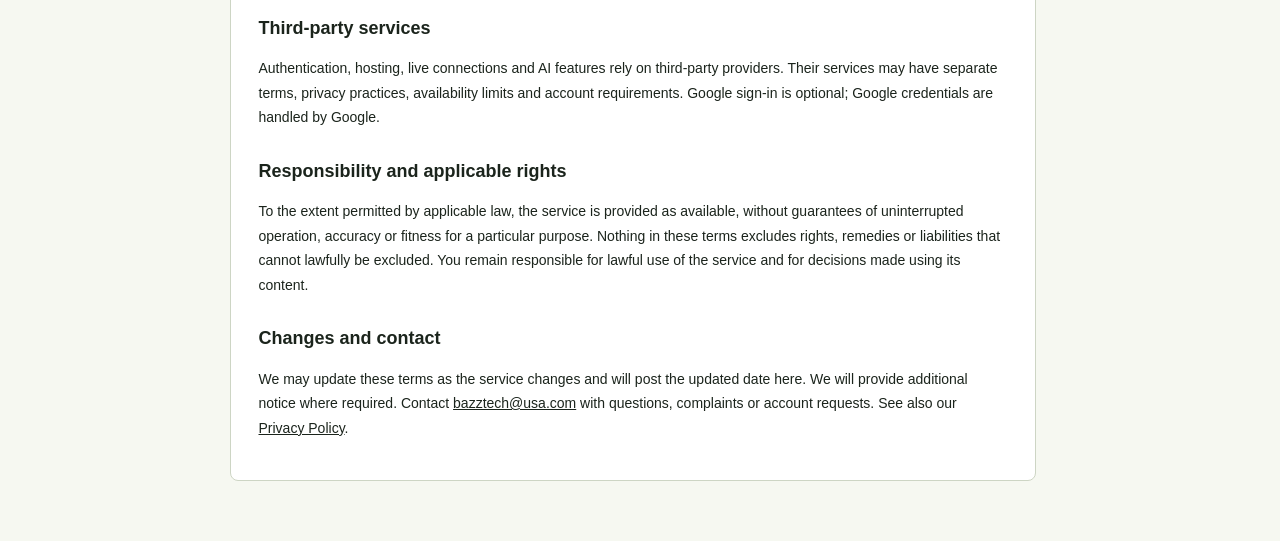
<file: debate/terms.html>
<!doctype html><html lang="en"><head><meta charset="utf-8"><meta name="viewport" content="width=device-width,initial-scale=1"><title>Terms of Service · Openfloor</title><link rel="canonical" href="https://nshid.github.io/debate/terms.html"><style>:root{color-scheme:dark;--bg:#090a0b;--panel:#111315;--line:#282b2e;--muted:#9ca3a9;--accent:#d4f879;--red:#ff6b6b}*{box-sizing:border-box}body{margin:0;background:var(--bg);color:#f3f4f4;font:14px/1.5 'Segoe UI',Arial,sans-serif}button,input,select,textarea{font:inherit}button,a,input,select,textarea{outline-offset:4px}button{cursor:pointer;border:1px solid var(--line);border-radius:6px;background:#1b1e20;color:white;padding:9px 14px;font-weight:600}button:hover{border-color:#6c7378;background:#282d30}button:disabled{opacity:.4;cursor:not-allowed}button.primary,.primary{background:var(--accent);color:#161b0b;border-color:var(--accent)}button.ghost{background:transparent}a{color:inherit;text-decoration:none}a:hover{color:var(--accent)}input,select,textarea{background:#090b0c;border:1px solid #34383c;color:white;border-radius:5px;padding:10px;width:100%}textarea{resize:vertical;min-height:95px}label{display:block;color:#b8bec2;margin:12px 0 6px}h1,h2,h3,p{margin:0}h1{font-size:30px;letter-spacing:-1px;line-height:1.25}h2{font-size:18px}h3{font-size:15px}.muted,small{color:var(--muted)}small{font-size:12px}.accent{color:var(--accent)}.row{display:flex;align-items:center;gap:12px;flex-wrap:wrap}.between{justify-content:space-between}.stack>*+*{margin-top:16px}.topbar{height:76px;border-bottom:1px solid var(--line);padding:0 4%;display:flex;align-items:center;justify-content:space-between;gap:20px}.brand{display:flex;gap:11px;align-items:center;font-size:21px;font-weight:800;letter-spacing:-.6px}.logo{width:30px;height:30px;background:var(--accent);color:#13170b;display:grid;place-items:center;border-radius:7px;font-size:21px}.nav{display:flex;gap:26px;color:#a0a6aa}.nav .active{color:white}.shell{max-width:1480px;margin:auto;padding:32px 4%}.columns{display:grid;grid-template-columns:minmax(0,1fr) 300px;gap:28px}.eyebrow{text-transform:uppercase;letter-spacing:1.7px;font-size:11px;font-weight:700;color:var(--muted)}.feature{padding:26px;border:1px solid #3d4926;background:linear-gradient(110deg,#1c2315,#111510 65%,#141813);border-radius:9px;margin:23px 0}.feature h1{max-width:580px;margin:16px 0}.pill{display:inline-flex;align-items:center;gap:6px;font-size:11px;padding:4px 8px;border:1px solid var(--line);border-radius:4px;color:#bfc5c8;text-transform:uppercase;letter-spacing:.6px}.live{color:var(--accent);border-color:#485832}.dot{width:6px;height:6px;border-radius:50%;background:currentColor;display:inline-block}.timer{font-family:Consolas,monospace;font-size:34px;letter-spacing:2px}.toolbar{display:flex;justify-content:space-between;gap:12px;margin:22px 0 12px}.tabs{display:flex;gap:5px;flex-wrap:wrap}.tabs button{border-color:transparent;background:transparent;color:#a4abb0}.tabs button.selected{background:#22272a;color:white}.search{max-width:240px}.debate-row{display:grid;grid-template-columns:minmax(0,1fr) 105px;gap:18px;border-top:1px solid var(--line);padding:16px 4px}.debate-row summary{cursor:pointer;list-style:none}.debate-row summary::before{content:'›';float:left;margin-right:13px;color:#7b848a;font-size:20px;line-height:1}.debate-row details[open] summary::before{transform:rotate(90deg)}.debate-row h3{font-size:14px;font-weight:600;display:inline}.meta{margin:8px 0 0 22px;display:flex;gap:14px;align-items:center;color:#939da3;font-size:12px}.detail{margin:14px 0 0 22px;color:#aeb6bb;max-width:640px}.pod{border:1px solid var(--line);border-radius:8px;padding:19px;background:var(--panel);margin-bottom:18px}.pod h3{margin-bottom:16px}.group{padding:12px 0;border-top:1px solid #25282b;display:flex;justify-content:space-between}.group button{padding:0;background:none;border:none;font-weight:400}.ad{min-height:186px;background:linear-gradient(145deg,#22271a,#111410)}.ad h2{font-size:23px;line-height:1.3;margin:17px 0 12px}.chat{margin-top:26px;border:1px solid var(--line);border-radius:8px;overflow:hidden}.chat-head{padding:16px 18px;border-bottom:1px solid var(--line)}.messages{height:200px;overflow:auto;padding:16px 18px}.message{margin-bottom:12px;overflow-wrap:anywhere}.message b{color:#d9e8ba;font-size:12px}.message p{color:#b9c0c4;margin-top:3px;font-size:13px}.composer{display:flex;gap:8px;padding:12px;border-top:1px solid var(--line)}.avatar{width:34px;height:34px;display:inline-grid;place-items:center;background:#30362a;color:#def2b4;font-weight:700;border-radius:50%;object-fit:cover}.member{display:flex;align-items:center;gap:10px;margin:14px 0;cursor:pointer}.foot{margin-top:24px;font-size:12px;color:#7d878d}.notice{padding:10px 14px;border:1px solid #384329;color:#b8cb9a;background:#161b12;border-radius:6px;font-size:12px}.grid2{display:grid;grid-template-columns:1fr 1fr;gap:15px}dialog{background:#141719;color:white;border:1px solid #3d454b;border-radius:12px;width:min(660px,94vw);max-height:90vh;padding:24px}dialog::backdrop{background:#000b;backdrop-filter:blur(4px)}dialog h2{font-size:23px;margin-bottom:6px}.dialog-actions{margin-top:22px;display:flex;justify-content:flex-end;gap:10px}.error{color:#ff8b8b;margin-top:12px}.check{display:flex;gap:9px;align-items:center}.check input{width:auto}.toast{position:fixed;bottom:25px;left:50%;transform:translateX(-50%);background:#d4f879;color:#18200c;padding:13px 20px;border-radius:7px;z-index:20;max-width:90vw;box-shadow:0 10px 40px #0009}.room-grid{display:grid;grid-template-columns:minmax(0,1fr) 310px;gap:22px;margin-top:22px}.stage{display:grid;grid-template-columns:1fr 1fr;gap:15px}.seat{background:#020303;border:1px solid #303639;border-radius:8px;aspect-ratio:1.35;position:relative;overflow:hidden;display:grid;place-items:center}.seat.speaking{border:2px solid var(--accent)}.seat video{position:absolute;width:100%;height:100%;object-fit:cover}.identity{text-align:center}.identity .avatar{width:68px;height:68px;font-size:25px;margin-bottom:14px}.nameplate{position:absolute;bottom:14px;left:14px;background:#0b0e0dd9;padding:6px 10px;border-radius:5px}.rec{color:var(--red)}.blink{animation:blink 1s infinite}@keyframes blink{50%{opacity:.2}}.roundbar{padding:18px;background:#141819;border:1px solid var(--line);border-radius:7px;margin-bottom:16px}.rounds{display:flex;gap:5px;margin-top:12px}.rounds span{height:3px;background:#3a4145;flex:1}.rounds span.done{background:var(--accent)}.controls{justify-content:center;padding:18px}.lifeline{display:block;width:100%;text-align:left;margin-top:9px}.context{white-space:pre-wrap;color:#adb6bc;margin-top:12px}.subtopic{border-left:2px solid #536a32;margin:14px 0;padding-left:12px}.hidden{display:none!important}.empty{padding:40px;text-align:center;color:#a9b2b7}.recording-panel{border-color:#543131}progress{width:100%;accent-color:var(--accent)}@media(max-width:1050px){.columns,.room-grid{grid-template-columns:minmax(0,1fr) 260px}.nav{display:none}.shell{padding:23px}.topbar{padding:0 23px}.stage{grid-template-columns:1fr}.seat{aspect-ratio:1.8}}@media(max-width:760px){.columns,.room-grid{grid-template-columns:1fr}.shell{padding:20px 15px}.topbar{padding:0 15px}.topbar button{padding:7px 9px}.brand{font-size:18px}.toolbar{flex-wrap:wrap}.search{max-width:none}.feature{padding:20px}.feature h1{font-size:26px}.grid2{grid-template-columns:1fr}.debate-row{grid-template-columns:minmax(0,1fr) 86px;gap:6px}.meta{gap:8px;flex-wrap:wrap}.stage{grid-template-columns:1fr 1fr}.seat{aspect-ratio:1}.identity .avatar{width:48px;height:48px}.nameplate{font-size:11px;left:5px;bottom:5px}aside{margin-top:10px}}
.topic-header{margin-top:22px}.topic-header h1{margin:8px 0 18px}.topic-progress{display:flex;flex-wrap:wrap;gap:6px;margin-top:12px}.context-drawer{padding:13px 16px;border:1px solid var(--line);border-radius:6px}.context-drawer summary{cursor:pointer}.v2-stage{grid-template-columns:repeat(3,minmax(0,1fr));gap:10px}.v2-stage .seat{aspect-ratio:1.2}.v2-stage.duel-view{grid-template-columns:1fr 1fr}.v2-stage.duel-view .seat{aspect-ratio:1.25}.v2-stage .identity .avatar{width:48px;height:48px;font-size:20px}.tile-top{position:absolute;z-index:2;top:0;left:0;right:0;padding:7px 9px;background:#000b;display:flex;justify-content:space-between;font-size:11px}.tile-timer{font-family:Consolas,monospace;color:var(--accent)}.member-list{display:grid;gap:9px;margin:14px 0}.member-list .row{justify-content:space-between;border-bottom:1px solid var(--line);padding-bottom:7px}.audio-clip{display:flex;flex-direction:column;padding:9px 0;border-bottom:1px solid var(--line)}#audio-clips{max-height:260px;overflow:auto}#ai-result{white-space:pre-wrap;font-size:13px;max-height:500px;overflow:auto;margin-top:14px}@media(min-width:1450px){.v2-stage{grid-template-columns:repeat(4,minmax(0,1fr))}}@media(max-width:900px){.v2-stage{grid-template-columns:repeat(2,minmax(0,1fr))}.room-grid{grid-template-columns:1fr}.v2-stage.duel-view{grid-template-columns:1fr 1fr}}

.score-card{margin-top:18px;border-top:1px solid #333;padding:12px 0}.score-row{display:flex;align-items:center;gap:10px;margin-top:12px}.score-row meter{flex:1;min-width:50px;accent-color:#d4f879}.score-row span:first-child{min-width:70px}.score-card ul{padding-left:20px;margin:8px 0}

.entry-pod{max-width:640px;margin:40px auto}.waiting-fact{margin:18px 0;padding:15px 18px;background:#171d12;border:1px solid #384329;border-radius:8px}.waiting-fact .eyebrow{color:var(--accent)}.waiting-fact p{margin:9px 0;font-size:14px;line-height:1.6}.waiting-fact button{font-size:12px;padding:4px 8px}.waiting-fact small a{text-decoration:underline;text-underline-offset:3px}.tile-mic-status{position:absolute;z-index:3;right:8px;bottom:10px;display:flex;align-items:center;gap:5px;padding:5px 7px;border:1px solid #783f43;border-radius:5px;background:#291416ee;color:#ffabad;font-size:11px}.v2-stage .nameplate{max-width:calc(100% - 105px);white-space:nowrap;overflow:hidden;text-overflow:ellipsis;z-index:2}@media(max-width:480px){.tile-mic-status{bottom:7px;right:5px;padding:4px}.tile-mic-status>span{display:none}.v2-stage .nameplate{max-width:calc(100% - 38px);padding:5px}.entry-pod{margin:22px auto}}

/* Shared layout: keep content readable and actions in view at every viewport. */
html { scrollbar-gutter: stable; }
body.modal-open { overflow: hidden; }
[hidden] { display: none !important; }
input, select, textarea, .row > *, .columns > *, .room-grid > *, .grid2 > * { min-width: 0; }
button, .pill, .notice, .foot, .context, .detail, .member, .profile-bio, .profile-interests { overflow-wrap: anywhere; }
h1, h2, h3, .member-list, .score-card { overflow-wrap: anywhere; }
input[type="checkbox"] { flex: 0 0 16px; width: 16px; height: 16px; margin: 3px 0; accent-color: var(--accent); }
.check { align-items: flex-start; line-height: 1.5; }
.composer input { flex: 1; width: 0; }
.composer button, .member .avatar { flex-shrink: 0; }
.toolbar .tabs { min-width: 0; }
.toolbar .search { flex: 1 1 180px; width: auto; }
.account-nav { justify-content: flex-end; flex-wrap: nowrap; }
.account-button { max-width: 220px; white-space: nowrap; overflow: hidden; text-overflow: ellipsis; }
.topbar .brand { flex-shrink: 0; white-space: nowrap; }
.member > div { min-width: 0; }
.score-row { flex-wrap: wrap; }
.score-row meter { min-width: 80px; }
#ai-result { white-space: normal; padding: 4px 6px 14px 0; scroll-padding-block: 12px; }
.messages { scroll-padding-block: 16px; overscroll-behavior: contain; }
.tile-top { gap: 8px; }
.tile-top > :first-child { min-width: 0; overflow: hidden; text-overflow: ellipsis; white-space: nowrap; }
.tile-timer { flex-shrink: 0; }
.identity { width: 100%; min-width: 0; padding: 34px 10px 48px; }
.identity p { overflow: hidden; text-overflow: ellipsis; white-space: nowrap; }
.v2-stage .identity .avatar { margin-bottom: 6px; }
.controls { gap: 8px; padding: 16px 0; }
.entry-pod { margin-block: 24px; }
.entry-pod .waiting-fact { margin-top: 0; }
.waiting-fact { overflow-wrap: anywhere; }

/* Native dialog provides focus trapping, Escape and a true modal backdrop. */
dialog {
  width: min(560px, calc(100vw - 48px));
  max-width: none;
  max-height: calc(100vh - 48px);
  max-height: calc(100dvh - 48px);
  padding: 0;
  overflow: hidden;
  box-shadow: 0 24px 100px #0009;
}
dialog.dialog-wide { width: min(840px, calc(100vw - 48px)); }
.dialog-form { display: flex; flex-direction: column; max-height: calc(100vh - 50px); max-height: calc(100dvh - 50px); min-height: 0; }
.dialog-header { flex: none; display: flex; align-items: center; gap: 16px; justify-content: space-between; padding: 16px 20px 16px 24px; border-bottom: 1px solid var(--line); }
.dialog-header h2 { margin: 0; font-size: 21px; line-height: 1.35; letter-spacing: -.4px; }
.dialog-close { flex: 0 0 36px; width: 36px; height: 36px; display: grid; place-items: center; padding: 0; font-size: 25px; line-height: 1; background: transparent; border-color: transparent; }
.dialog-scroll-frame { display: flex; min-height: 0; padding-block: 8px; overflow: hidden; }
.dialog-body { flex: 1; min-width: 0; min-height: 0; overflow: auto; padding: 8px 24px 12px; scroll-padding-block: 20px; overscroll-behavior: contain; scrollbar-gutter: stable; overflow-wrap: anywhere; }
.dialog-footer { flex: none; padding: 14px 24px; border-top: 1px solid var(--line); background: #16191b; }
.dialog-actions { margin: 0; display: flex; justify-content: flex-end; gap: 10px; flex-wrap: wrap; }
.dialog-error { margin: 0 0 12px; line-height: 1.5; max-height: 6em; overflow: auto; overflow-wrap: anywhere; }
.dialog-error:empty { display: none; }
.dialog-body label { font-size: 13px; margin: 10px 0 0; }
.dialog-body label > input:not([type="checkbox"]), .dialog-body label > select, .dialog-body label > textarea { display: block; margin-top: 5px; }
.dialog-body label small { display: block; margin-top: 4px; }
.dialog-body input, .dialog-body select, .dialog-body textarea { padding: 8px 10px; font-size: 14px; line-height: 1.4; }
.dialog-body input[type="file"] { width: 100%; font-size: 12px; }
.dialog-body input[type="file"]::file-selector-button { margin-right: 8px; border: 0; border-radius: 3px; padding: 4px 6px; background: #303638; color: #f3f4f4; }
.dialog-body textarea { min-height: 80px; }
.dialog-body .check { margin-block: 12px; }
.dialog-body .foot, .field-help { margin-top: 12px; font-size: 12px; line-height: 1.5; color: var(--muted); }
.dialog-body > :first-child { margin-top: 0; }
.dialog-body .grid2 { gap: 8px 18px; }
.settings-grid { display: grid; grid-template-columns: minmax(0,1.15fr) minmax(0,1fr); gap: 24px; }
.settings-section { min-width: 0; }
.settings-section + .settings-section { border-left: 1px solid var(--line); padding-left: 24px; }
.settings-section h3 { font-size: 12px; letter-spacing: 1px; text-transform: uppercase; color: var(--accent); margin-bottom: 12px; }
.settings-section textarea { height: 82px; }
.settings-section .notification-button { width: 100%; font-size: 13px; margin-top: 2px; }
.settings-tools { display: flex; flex-wrap: wrap; gap: 8px; padding-top: 16px; margin-top: 10px; border-top: 1px solid var(--line); }
.settings-tools > button { padding: 7px 11px; font-size: 12px; }
.settings-tools .import-control { margin: 0; max-width: 240px; }
.profile-heading { display: flex; align-items: center; gap: 14px; padding-block: 2px 10px; }
.profile-heading .avatar { width: 52px; height: 52px; flex-shrink: 0; }
.profile-bio { white-space: pre-wrap; margin: 8px 0 12px; }
.profile-interests { margin: 10px 0 18px; }
.dialog-tabs { display: flex; gap: 4px; border-bottom: 1px solid var(--line); margin: 0 0 16px; padding-bottom: 8px; }
.dialog-tabs button { padding: 7px 14px; background: transparent; border-color: transparent; color: var(--muted); }
.dialog-tabs button[aria-selected="true"] { color: var(--accent); background: #25301b; border-color: #3b4a29; }
[role="tabpanel"] { min-width: 0; }
.field-heading { display: flex; align-items: center; justify-content: space-between; gap: 8px; margin: 6px 0; }
.field-heading label { margin: 0; }
.field-heading button { padding: 4px 8px; font-size: 12px; }
.draft-writing { margin-top: 10px; }
.draft-writing textarea { height: 156px; min-height: 110px; }
.access-options { margin-top: 12px; }

/* Subtopics use the existing dialog tabs and one compact editor at a time. */
.subtopic-toolbar { display: flex; align-items: center; justify-content: space-between; gap: 8px; margin-bottom: 10px; font-size: 12px; }
.subtopic-toolbar .row { gap: 6px; }
.subtopic-toolbar button { padding: 6px 9px; font-size: 12px; }
.subtopic-list { display: grid; gap: 4px; }
.dialog-body [data-subtopics] > .field-help:last-child { margin: 8px 0 0; }
.subtopic-card { border: 1px solid var(--line); border-radius: 6px; overflow: hidden; }
.subtopic-header { display: flex; align-items: center; min-width: 0; background: #16191b; }
.subtopic-toggle { display: flex; align-items: center; gap: 6px; flex: 1; min-width: 0; padding: 7px 10px; border: 0; border-radius: 0; background: transparent; text-align: left; font-size: 12px; }
[data-subtopic-number] { flex: none; color: var(--muted); }
[data-subtopic-heading] { overflow: hidden; text-overflow: ellipsis; white-space: nowrap; }
.subtopic-chevron { margin-left: auto; flex: none; }
.subtopic-toggle[aria-expanded="true"] .subtopic-chevron { transform: rotate(180deg); }
.subtopic-delete { display: grid; place-items: center; flex: 0 0 34px; width: 34px; height: 32px; padding: 0; border: 0; background: transparent; color: var(--muted); }
.subtopic-delete:hover { color: #ff9d9d; background: #3b2323; }
.subtopic-fields { padding: 0 12px 10px; border-top: 1px solid var(--line); }
.dialog-body .subtopic-fields label { margin-top: 7px; font-size: 12px; }
.dialog-body .subtopic-fields textarea { height: 66px; min-height: 66px; }
.subtopic-empty { padding: 20px 14px; border: 1px dashed var(--line); border-radius: 6px; text-align: center; }
[data-subtopic-error] { color: #ff9d9d; }

@media (max-width: 760px) {
  .topbar { height: auto; min-height: 76px; padding-block: 12px; flex-wrap: wrap; gap: 10px; }
  .topbar .brand { font-size: 18px; gap: 8px; }
  .topbar .brand .pill { display: none; }
  .account-nav { margin-left: auto; gap: 6px; }
  .account-button { max-width: 140px; }
  .toolbar { gap: 10px; }
  .toolbar .search { flex-basis: 100%; max-width: none; }
  .debate-row { grid-template-columns: minmax(0,1fr) 102px; }
  .debate-row .meta { grid-column: 1 / -1; }
  .roundbar .timer { font-size: 28px; }
  .room-grid { gap: 16px; }
  .pod { padding: 16px; }
}
@media (max-width: 600px) {
  dialog, dialog.dialog-wide { width: 100%; height: 100vh; height: 100dvh; max-height: none; margin: 0; border: 0; border-radius: 0; }
  .dialog-form { height: 100%; max-height: 100%; }
  .dialog-header { padding: calc(10px + env(safe-area-inset-top)) 12px 10px 18px; }
  .dialog-header h2 { font-size: 20px; }
  .dialog-close { width: 44px; height: 44px; flex-basis: 44px; }
  .dialog-scroll-frame { flex: 1; padding-block: 8px; }
  .dialog-body { padding: 8px 18px 16px; scrollbar-gutter: auto; }
  .dialog-body input, .dialog-body textarea, .dialog-body select { font-size: 16px; }
  .dialog-footer { padding: 12px 18px calc(12px + env(safe-area-inset-bottom)); }
  .dialog-footer button { min-height: 44px; }
  .settings-grid { grid-template-columns: minmax(0,1fr); gap: 20px; }
  .settings-section + .settings-section { border-left: 0; padding: 18px 0 0; border-top: 1px solid var(--line); }
  .dialog-body .grid2 { grid-template-columns: minmax(0,1fr); }
  .dialog-tabs { gap: 4px; }
  .dialog-tabs button { min-height: 42px; flex: 1; padding-inline: 8px; }
  .settings-tools > button { min-height: 40px; }
  .draft-writing textarea { height: 128px; }
  .subtopic-toolbar { flex-wrap: wrap; }
  .subtopic-toolbar .row { margin-left: auto; }
  .subtopic-toolbar button, .subtopic-toggle, .subtopic-delete { min-height: 44px; }
  .subtopic-delete { width: 44px; flex-basis: 44px; }
  .dialog-body .subtopic-fields textarea { height: 90px; }
  .toast { bottom: calc(16px + env(safe-area-inset-bottom)); width: max-content; }
  .identity { padding: 30px 8px 40px; }
}
@media (max-width: 380px) {
  .account-nav { width: 100%; justify-content: flex-end; }
  .account-button { max-width: 200px; }
  .v2-stage .identity .avatar { width: 38px; height: 38px; font-size: 17px; }
  .v2-stage .identity p { font-size: 12px; }
}
@media (min-width:601px){.dialog-wide [role="tabpanel"]{min-height:358px}}
@media (max-width:600px){html:has(dialog[open]){scrollbar-gutter:auto}dialog,dialog.dialog-wide{width:100vw}.settings-section textarea{height:140px}.v2-stage .seat,.v2-stage.duel-view .seat{aspect-ratio:1 / 1.05}.v2-stage .identity .avatar{width:40px;height:40px;font-size:18px}}

.entry-context{margin-top:16px;border-block:1px solid var(--line);padding-block:12px}.entry-context summary{cursor:pointer;color:var(--muted)}.score-card .foot{margin-top:7px;margin-bottom:12px}.score-card .score-row{font-size:12px}

/* Expanded summaries use the full row; Join stays beside the title. */
.debate-row{row-gap:8px}.debate-row details{grid-column:1 / -1;grid-row:1;min-width:0}.debate-row summary{min-height:40px;padding-right:124px}.debate-row-action{grid-column:2;grid-row:1;align-self:start;z-index:1}.debate-row .meta{grid-column:1 / -1}@media(max-width:760px){.debate-row summary{padding-right:114px}}

@media(max-width:600px){.topic-header h1,.entry-pod h1{font-size:24px;line-height:1.3}}

/* Preserve camera geometry while people hide their tiles. */
.v2-stage .tile-placeholder{border:1px dashed #49514b;background:transparent;color:var(--muted);text-align:center;padding:12px}
.tile-placeholder div>span{display:block;font-size:28px;color:#718361;margin-bottom:7px}.tile-placeholder p{font-size:13px}.tile-placeholder small{font-size:11px}
.tile-status{display:flex;align-items:flex-end;flex-direction:column;min-width:0;line-height:1.45}.tile-timer:empty{display:none}.tile-listening{color:var(--accent);font-size:10px}.tile-listening.not-listening{color:#b2b8bb}.tile-top{gap:6px;align-items:flex-start}
.viewer-identity{min-height:48px;margin-bottom:14px;padding:7px 10px;border:1px solid var(--line);border-radius:6px;color:var(--muted);font-size:12px}.viewer-identity button{font-size:12px;padding:6px 10px}
#spectator-privacy{padding:3px 12px 12px;border:1px solid var(--line);border-radius:6px;margin:14px 0}#spectator-privacy[hidden]{display:none}
.controls button{min-width:110px}.controls{gap:8px;padding-inline:0}

#hide-btn{width:140px}#mic-btn,#room-audio-btn{width:120px}.anonymous-avatar{font-size:30px!important}

.bot-writing{grid-template-columns:minmax(0,1fr)}.bot-pod{margin-top:16px}.bot-reply{max-height:240px;overflow:auto;white-space:pre-wrap;padding:12px 0;scrollbar-gutter:stable}.bot-pod .row{margin-top:10px}.bot-badge{color:var(--accent)}
/* Small functional additions within the locked visual style. */
.avatar-settings{display:flex;align-items:center;gap:12px;margin-top:10px}.avatar-settings>label{flex:1;margin:0}.avatar-settings .avatar{width:44px;height:44px}.avatar-settings #settings-avatar-preview{flex:none}
.account-wrap{position:relative;display:inline-flex;align-items:center;min-width:0}.account-wrap .account-button{padding-right:18px}.unread-badge{position:absolute;top:-6px;right:-3px;min-width:21px;height:21px;padding:0 5px;border-radius:50%;background:var(--accent);color:#111;font-size:10px;line-height:19px;border:1px solid #111}.admin-mark{font-size:9px;color:var(--accent);margin-left:2px;vertical-align:super}
.device-controls{display:inline-flex;gap:3px;flex:none}.icon-button{display:inline-grid;place-items:center;min-width:30px;height:32px;padding:5px;background:transparent;color:var(--muted)}.icon-button:hover{color:var(--accent)}
.inbox-tabs{padding:8px;display:flex;flex-wrap:wrap;gap:4px;max-height:150px;overflow:auto}.chat-unread{display:inline-grid;place-items:center;min-width:17px;height:17px;padding:0 4px;border-radius:20px;background:var(--accent);color:#111;font-size:10px}
.admin-list{margin-top:16px}.admin-row{display:flex;align-items:center;justify-content:space-between;gap:12px;padding:7px 0;border-bottom:1px solid var(--line)}.admin-row>span{min-width:0;overflow-wrap:anywhere}.admin-row button{flex:none;color:#ff9d9d}
.grade-button{cursor:pointer;text-decoration:underline;text-underline-offset:4px}.grade-button:focus-visible{outline:2px solid var(--accent);outline-offset:4px}.grade-scale{display:grid;grid-template-columns:repeat(3,minmax(0,1fr));gap:6px}.grade-band{display:grid;grid-template-columns:32px 1fr;gap:3px 8px;padding:8px;border:1px solid var(--line);border-radius:5px;font-size:12px}.grade-band small{grid-column:1 / -1;font-size:11px}.grade-band.selected{border-color:var(--accent);background:#25301b}.grade-band b{color:var(--accent)}
#v2-interrupt{touch-action:none;user-select:none;-webkit-user-select:none;-webkit-touch-callout:none}
@media(max-width:600px){.grade-scale{grid-template-columns:repeat(2,minmax(0,1fr))}.account-nav{flex-wrap:wrap}.icon-button{min-width:38px;height:40px}.account-button{max-width:120px}.admin-row button{min-width:44px;height:44px}}

.bot-avatar{background:color-mix(in srgb,var(--bot-color) 22%,#111315);border:2px solid var(--bot-color);box-shadow:0 0 16px color-mix(in srgb,var(--bot-color) 18%,transparent);font-size:30px}

/* Let settings use available desktop width before introducing body scrolling. */
@media(min-width:701px){
 dialog.dialog-wide:has(.settings-grid){width:min(900px,calc(100vw - 48px))}
}
@media(min-width:701px) and (max-height:760px){
 dialog:has(.settings-grid) .dialog-header{padding-block:10px}
 dialog:has(.settings-grid) .dialog-footer{padding-block:10px}
 dialog:has(.settings-grid) .dialog-scroll-frame{padding-block:4px}
 .settings-grid{gap:18px}
 .settings-section + .settings-section{padding-left:18px}
 .settings-section h3{margin-bottom:6px}
 .settings-section label{margin-top:7px}
 .settings-section .check{margin-block:8px}
 .settings-section textarea{height:70px;min-height:70px}
 .settings-section .field-help{margin-top:7px}
 .settings-tools{margin-top:6px;padding-top:10px}
}

button.device-controls{display:inline-flex;align-items:center;justify-content:center;gap:6px;min-width:56px}

#mic-btn.mic-locked{display:inline-grid;place-items:center;flex:0 0 44px;width:44px;min-width:44px;min-height:44px;padding:7px;line-height:1}.mic-lock-icon{display:block}
/* Speaking cues use paint effects only: camera tiles retain their exact geometry. */
.seat.speaking{border:1px solid var(--accent)}
.seat.speaking::after{content:'';position:absolute;inset:0;border-radius:inherit;pointer-events:none;z-index:3;box-shadow:inset 0 0 18px #d4f87945;animation:speaker-glow 1.6s ease-in-out infinite}
.seat.speaking .identity .avatar{animation:speaker-ripple 1.6s ease-out infinite}
@keyframes speaker-ripple{0%{box-shadow:0 0 0 0 #d4f87965,0 0 0 0 #d4f87930}70%{box-shadow:0 0 0 12px #d4f87900,0 0 0 22px #d4f87900}100%{box-shadow:0 0 0 12px #d4f87900,0 0 0 22px #d4f87900}}
@keyframes speaker-glow{50%{opacity:.4}}
@media(prefers-reduced-motion:reduce){.seat.speaking::after,.seat.speaking .identity .avatar{animation:none}.seat.speaking .identity .avatar{box-shadow:0 0 0 3px #d4f87965}}
.room-chat-tab{width:100%;text-align:left;margin:16px 0 0;writing-mode:horizontal-tb}
.room-chat-panel{margin-top:8px;background:var(--panel)}
.room-chat-panel .chat-head{display:flex;justify-content:space-between;padding:10px 12px}.room-chat-panel .messages{height:260px;overflow:auto;overscroll-behavior:contain}.room-chat-panel .composer{padding:10px;display:flex;gap:6px}.room-chat-panel .composer input{min-width:0}.room-chat-panel .composer button{flex-shrink:0}

.has-site-footer{min-height:100vh;min-height:100dvh;display:flex;flex-direction:column}.has-site-footer>.topbar{flex-shrink:0}.has-site-footer>main.shell{flex:1 0 auto;width:100%;margin:0 auto}.site-footer{flex-shrink:0;margin:0;padding:10px 16px calc(10px + env(safe-area-inset-bottom));border-top:1px solid var(--line);background:var(--bg);color:var(--muted);font-size:11px;line-height:1.5;text-align:center}

.account-loading{display:inline-flex;align-items:center;justify-content:center;min-width:240px;min-height:42px;color:var(--muted);font-size:12px}.startup-loading{min-height:50vh;display:flex;flex-direction:column;justify-content:center;align-items:center;gap:12px;text-align:center;padding:24px}@media(max-width:600px){.account-loading{min-width:130px}}

.room-chat-tab{position:fixed;right:0;top:46%;z-index:12;width:auto;margin:0;padding:12px 8px;writing-mode:vertical-rl;border-radius:8px 0 0 8px;box-shadow:0 3px 18px #0006}
.room-chat-panel{position:fixed;z-index:11;right:44px;top:100px;bottom:16px;width:310px;max-width:calc(100% - 56px);margin:0;display:flex;flex-direction:column;box-shadow:0 8px 32px #0009}
.room-chat-panel .messages{height:auto;min-height:0;flex:1}.room-chat-panel .chat-head,.room-chat-panel .composer{flex-shrink:0}

#ai-result{scroll-margin-top:24px}



.room-loading{position:relative;min-height:180px}.room-grid.room-loading{min-height:400px}.room-loading>*{filter:blur(3px);opacity:.35;pointer-events:none}.room-loading::after{content:'≋  Loading room…';position:absolute;top:40%;left:50%;transform:translateX(-50%);padding:12px 18px;border:1px solid var(--line);border-radius:8px;background:var(--panel);color:var(--accent);font-size:13px;white-space:nowrap;animation:room-loading-wave 1.2s ease-in-out infinite}@keyframes room-loading-wave{50%{opacity:.55;transform:translateX(-50%) translateY(-3px)}}@media(prefers-reduced-motion:reduce){.room-loading::after{animation:none}}

.debate-scroll-banner{position:fixed;top:0;left:0;right:0;z-index:15;padding:8px 4%;background:#111315f5;border-bottom:1px solid var(--line);box-shadow:0 4px 16px #0006}.banner-topic{font-size:13px;font-weight:700;overflow:hidden;text-overflow:ellipsis;white-space:nowrap}.banner-subtopic{font-size:11px;color:var(--muted);overflow:hidden;text-overflow:ellipsis;white-space:nowrap}.banner-match{display:flex;align-items:center;gap:12px;margin-top:6px}.banner-seat{position:relative;width:160px;height:76px;background:#030404;border:1px solid var(--line);border-radius:6px;overflow:hidden;display:grid;place-items:center}.banner-seat.speaking{border-color:var(--accent)}.banner-seat video{position:absolute;width:100%;height:100%;object-fit:cover}.banner-seat span{position:absolute;bottom:0;left:0;right:0;background:#000c;padding:2px 5px;font-size:10px;text-align:center}.banner-avatar .avatar{width:36px;height:36px;font-size:16px}.banner-clock{display:flex;flex-direction:column;margin-left:auto;text-align:right}.banner-clock small{max-width:250px;font-size:11px}.banner-versus{color:var(--muted);font-size:11px}@media(max-width:600px){.debate-scroll-banner{padding:6px 10px}.banner-match{gap:6px}.banner-seat{width:90px;height:62px}.banner-clock .timer{font-size:22px}.banner-clock small{max-width:110px;font-size:10px}}

.banner-seat-empty{border-style:dashed;background:transparent}.banner-seat-empty span{display:none}

.round-clock-actions{display:flex;flex-direction:column;align-items:flex-end;gap:10px}.round-clock-actions>button{max-width:100%;white-space:normal}

/* Keep lobby and private conversation content opaque in both themes. */
#lobby.chat{background:var(--panel)}

#quick-start{margin-top:14px;gap:10px;flex-wrap:wrap}

.debate-format-summary{display:flex;flex-wrap:wrap;gap:4px 10px;font-size:11px;line-height:1.7}.debate-format-summary span{white-space:nowrap;padding:3px 8px;border:1px solid var(--line);border-radius:5px;background:var(--bg)}

.interest-toggle{font:inherit;color:inherit;padding:5px 8px;min-height:32px;white-space:nowrap}.interest-toggle[aria-pressed="true"]{color:var(--accent)}
/* Docked Lobby keeps its existing layout; the floating version owns its viewport. */
.lobby-panel-controls{flex-wrap:wrap;justify-content:flex-end;gap:8px}
.lobby-panel-controls button{font-size:12px;padding:6px 9px}
#lobby.lobby-floating{position:fixed;z-index:90;right:20px;bottom:20px;width:620px;height:500px;min-width:min(320px,calc(100% - 24px));min-height:min(280px,calc(100dvh - 24px));max-width:calc(100% - 24px);max-height:calc(100dvh - 24px);margin:0;resize:both;overflow:hidden;display:flex;flex-direction:column;background:var(--panel);box-shadow:0 12px 48px #0005}
#lobby.lobby-floating .chat-head{flex-shrink:0;cursor:move;touch-action:none;flex-wrap:wrap;gap:8px}
#lobby.lobby-floating #chat-content{display:flex;flex-direction:column;flex:1;min-height:0}
#lobby.lobby-floating .messages{height:auto;flex:1;min-height:0;overflow:auto}
#lobby.lobby-floating .composer{flex-shrink:0;padding-bottom:18px}
#lobby.lobby-floating .inbox-tabs{flex-shrink:0;max-height:100px}
#lobby.lobby-expanded{inset:12px!important;width:calc(100% - 24px)!important;height:calc(100dvh - 24px)!important;resize:none}
#lobby.lobby-expanded .chat-head{cursor:default}
@media(max-width:600px){#lobby.lobby-floating{right:12px;bottom:12px;width:calc(100% - 24px);height:70dvh}.lobby-panel-controls small{display:none}}

#debates .debate-row{background:var(--panel);padding:14px 16px;border:1px solid var(--line);border-radius:6px;margin:10px 0}.feature #featured-time{font-size:clamp(20px,3vw,32px)}

.private-chat-tab{display:inline-flex;align-items:center;border:1px solid var(--line);border-radius:5px;background:var(--panel)}.private-chat-tab.selected{background:var(--accent-soft,var(--panel))}.private-chat-tab button{border:0;background:transparent;padding:8px 9px}.private-chat-tab button:not(:first-child){padding:8px;min-width:30px}.hidden-chats{padding:8px}.hidden-chats summary{cursor:pointer}.hidden-chats button{margin:6px 4px 0 0}


.private-chat-tab.selected{border-color:var(--accent)}

#debates .debate-row:not(:has(details[open])){padding:7px 12px;margin:6px 0;row-gap:3px}#debates .debate-row:not(:has(details[open])) summary{min-height:28px}#debates .debate-row:not(:has(details[open])) .debate-row-action button{padding:5px 10px;min-height:28px}#debates .debate-row:not(:has(details[open])) .meta{margin-top:0}.reminder-toggle{font:inherit;padding:4px 7px}.chat-tab-actions{display:flex;flex-direction:column;border-left:1px solid var(--line)}.private-chat-tab .chat-tab-actions button{padding:0 6px;min-height:21px;line-height:20px}.inbox-tabs{align-items:center}.hidden-chats{display:inline-flex;align-items:center;gap:5px;padding:0;flex-wrap:wrap}.hidden-chats .restore-chat{margin:0;padding:6px 9px}.auth-forgot{margin-top:12px}.room-not-found{max-width:560px;margin:50px auto;padding:28px;line-height:1.7}.room-not-found h1{margin-bottom:14px}.room-not-found p{margin:12px 0 20px}

/* Separate media connection notice from the participant roster. */
#connection-status{margin-bottom:12px}

.room-chat-panel.chat-floating{left:8vw;top:15vh;right:auto;bottom:auto;width:min(620px,90vw);height:65vh;max-width:calc(100vw - 16px);max-height:calc(100dvh - 16px);min-width:260px;min-height:240px;resize:both;overflow:hidden;z-index:30}
.room-chat-panel.chat-floating .chat-head{cursor:move;touch-action:none;flex-wrap:wrap}
.room-chat-panel.chat-expanded{left:8px!important;top:8px!important;width:calc(100vw - 16px)!important;height:calc(100dvh - 16px)!important;resize:none}
.composer{position:relative}.emoji-picker{position:absolute;bottom:100%;left:0;right:0;display:flex;flex-wrap:wrap;gap:4px;padding:8px;background:var(--panel);border:1px solid var(--line);z-index:2}.emoji-picker button{padding:8px}

.review-explanation{padding-left:18px}.review-explanation li+li{margin-top:6px}

.aura-effect{position:absolute;z-index:5;left:50%;top:45%;pointer-events:none;color:var(--accent);font-size:28px;font-weight:bold;text-shadow:0 1px 3px #000;animation:aura-rise 2.2s ease-out forwards}@keyframes aura-rise{to{transform:translateY(-65px);opacity:0}}@media(prefers-reduced-motion:reduce){.aura-effect{animation:none}}

/* Shared columns keep interest controls aligned across topics and status lengths. */
#debates .debate-row .meta{display:grid;grid-template-columns:145px 100px max-content minmax(0,1fr);align-items:center;gap:8px 12px}#debates .debate-row .meta>span{overflow-wrap:anywhere}#debates .debate-row .meta button{justify-self:start}
@media(max-width:600px){#debates .debate-row .meta{grid-template-columns:minmax(0,1fr) minmax(0,1fr)}#debates .debate-row .meta .interest-toggle{grid-column:1}}

#debates .debate-row .meta.my-debate-meta{grid-template-columns:repeat(3,minmax(0,1fr))}@media(max-width:600px){#debates .debate-row .meta.my-debate-meta{grid-template-columns:repeat(2,minmax(0,1fr))}#debates .my-debate-meta>span:last-child{grid-column:1 / -1}}
/* Compact functional controls retain the approved theme and typography. */
.versus-live > .room-chat-tab,.versus-live > .room-chat-panel{position:fixed;z-index:40}
.versus-live > .room-chat-panel{font-size:13px;text-align:left}
.system-message-list{display:grid;gap:8px;padding:12px;overflow:auto;max-height:380px}
.system-message-row{display:grid;text-align:left;gap:5px;width:100%;padding:12px 14px;font-size:13px;line-height:1.5}
.system-message-row time,.system-message-meta{font-size:12px;color:var(--muted)}
.system-message-body{font-size:14px;line-height:1.7;white-space:pre-wrap;overflow-wrap:anywhere;margin:16px 0}
.system-message-tools{display:flex;gap:8px;flex-wrap:wrap;margin:14px 0}
.bet-summary{display:grid;grid-template-columns:repeat(2,minmax(0,1fr));gap:12px;margin:16px 0}
.bet-summary > div{border:1px solid var(--line);padding:12px;border-radius:6px;display:grid;gap:6px}
.bet-summary small{color:var(--muted)}.bet-summary strong{font-size:18px}
.bet-rules{padding-left:20px;font-size:12px;line-height:1.65;margin:12px 0}.bet-rules li{margin-bottom:6px}
#debates .debate-row-action{display:flex;flex-direction:column;gap:6px;width:104px;grid-row:1 / span 2}
#debates .debate-row .meta{padding-right:116px}
#lobby{scroll-margin-block:80px}.messages{scroll-behavior:smooth;overflow-anchor:none}
@media(prefers-reduced-motion:reduce){.messages{scroll-behavior:auto}}
[data-grade-reader] [role="tab"][aria-selected="true"]{background:var(--accent);color:var(--bg)}
@media(max-width:760px){#debates .debate-row-action{width:86px}#debates .debate-row .meta{padding-right:96px}}
#debates .debate-row details{grid-column:1}#debates .debate-row summary{padding-right:0}#debates .debate-row .meta{grid-column:1;grid-row:2;padding-right:0}
/* Compact dashboard refinements, shared across surface styles. */
.toast{left:auto;right:24px;bottom:24px;transform:none;background:#d4f879;color:#18200c;opacity:1;z-index:1000}
.dialog-header .dialog-close{display:flex;align-items:center;justify-content:center;padding:0;line-height:1;flex-shrink:0}
.dialog-close svg{display:block;flex:none}
.bet-summary{margin-top:20px}
.highlight-dots{display:flex;justify-content:center;gap:10px;margin-top:18px}
.highlight-dots button{width:10px;height:10px;min-width:10px;padding:0;border-radius:50%;background:var(--muted);border:0}
.highlight-dots button[aria-pressed="true"]{background:var(--accent);box-shadow:0 0 0 3px var(--line)}
.group .group-count{font-size:12px;color:var(--muted);min-width:30px;text-align:right}
.header-aura{white-space:nowrap;font-size:12px}
@media(max-width:600px){.toast{right:16px;bottom:calc(16px + env(safe-area-inset-bottom))}.account-nav{flex-wrap:wrap}.topbar{height:auto;min-height:76px;padding-block:12px}.header-aura{padding:6px}.feature-actions{justify-content:flex-end}}
.system-reader-actions .system-trash-action{margin-right:auto;display:inline-flex;align-items:center;justify-content:center;min-width:38px;min-height:38px;padding:9px}
.system-open-debate{display:inline-flex;align-items:center;border:1px solid var(--line);border-radius:6px;padding:9px 14px;font-weight:600}
.dialog-header .system-back{margin-left:auto;font-size:12px;padding:7px 10px}
@media(max-width:480px){.dialog-header:has(.system-back){flex-wrap:wrap;gap:10px}.dialog-header:has(.system-back) h2{flex:1}.dialog-header .system-back{order:3;margin:0}.dialog-header:has(.system-back) .dialog-close{margin-left:auto}}
/* Settings are divided into short panels; all fields stay in the same form. */
dialog.dialog-wide:has(.settings-tabs){width:min(660px,calc(100vw - 32px))}
.settings-tabs .dialog-tabs{display:flex;flex-wrap:wrap;gap:4px;margin-bottom:14px}
.settings-tabs .dialog-tabs button{padding:7px 10px;font-size:13px}
.settings-tabs .settings-section textarea{height:64px;min-height:64px}
.settings-tabs .settings-tools{margin-top:4px;display:flex;flex-wrap:wrap;gap:10px}
.settings-tabs [role="tabpanel"]{padding-bottom:4px}
.settings-tabs .settings-section .field-help{margin-top:8px}
@media(max-height:650px){dialog:has(.settings-tabs) .dialog-header,dialog:has(.settings-tabs) .dialog-footer{padding-block:10px}.settings-tabs .dialog-tabs{margin-bottom:8px}.settings-tabs .field-help{font-size:11px}.settings-tabs .settings-section textarea{height:54px;min-height:54px}}
.settings-tabs [role="tab"][aria-selected="true"]{background:var(--accent);color:var(--bg);border-color:var(--accent)}
/* Promotion tints leave ordinary highlights unchanged across surface styles. */
html #featured-card[data-highlight-kind="featured"]{background:linear-gradient(110deg,#152530,#10171d 65%,#131c24);border-color:#385969}
html #featured-card[data-highlight-kind="sponsored"]{background:linear-gradient(110deg,#2b2516,#19160f 65%,#211c12);border-color:#68572f}
html[data-theme="light"] #featured-card[data-highlight-kind="featured"]{background:linear-gradient(110deg,#e4eff8,#f6faff);border-color:#9ab5cc}
html[data-theme="light"] #featured-card[data-highlight-kind="sponsored"]{background:linear-gradient(110deg,#f6edda,#fffaf0);border-color:#c9b47d}
.highlight-topic{text-transform:none;letter-spacing:0;background:var(--panel);border-color:var(--line);font-size:12px}
.highlight-status{display:inline-flex;align-items:center;gap:8px;font-size:12px;font-weight:600;letter-spacing:1px;color:var(--muted)}
.highlight-status[data-status="live"]{color:var(--accent)}
.highlight-status[data-status="open"] .dot{background:#87b898}
.highlight-status[data-status="scheduled"] .dot{background:#9bbfe0}
.highlight-clock{display:flex;align-items:baseline;gap:10px;flex-wrap:wrap;justify-content:flex-end}
.highlight-clock small{font-size:11px}
.aura-dialog .dialog-body{padding-top:20px;padding-bottom:20px}
.aura-totals{display:grid;grid-template-columns:repeat(3,minmax(0,1fr));gap:12px;margin:0 0 22px}.aura-totals>div{display:grid;gap:4px}.aura-totals dt{font-size:12px;color:var(--muted)}.aura-totals dd{margin:0;font-size:18px;line-height:1.3;font-weight:600}
.aura-explanation{font-size:12px;color:var(--muted);line-height:1.6}.aura-explanation h3{font-size:13px;color:var(--text);margin:0 0 8px}.aura-explanation p{margin:0 0 10px}.aura-explanation p:last-child{margin-bottom:0}
.aura-dialog .dialog-footer{display:block;padding:16px 24px}.aura-transactions{width:100%}.aura-transactions h3{font-size:12px;margin:0 0 8px}.aura-transactions>p{font-size:12px;margin:0}
.aura-transactions ul{list-style:none;padding:0;margin:0;max-height:160px;overflow:auto}.aura-transactions li{display:flex;justify-content:space-between;align-items:center;gap:16px;padding:8px 0;border-top:1px solid var(--line);font-size:12px}.aura-transactions li:first-child{border-top:0}.aura-transactions li>div{display:grid;gap:3px}.aura-transactions time{font-size:11px;color:var(--muted)}

.settings-account-groups{display:grid;gap:22px}.settings-action-group h3{margin:0 0 9px;font-size:12px;font-weight:600;color:var(--muted)}.settings-tabs .settings-action-group .settings-tools{margin:0;padding:0;border:0;gap:8px}

.sidebar-group-icon{display:inline-block;width:20px;margin-right:8px;text-align:center;font-family:"Segoe UI Emoji","Apple Color Emoji","Noto Color Emoji",sans-serif;font-size:15px;line-height:1;vertical-align:middle}
/* Approved progressive chat presentation. */
#lobby.progressive-chat,#v2-chat.progressive-chat{position:fixed;z-index:90;right:auto;top:auto;margin:0;min-width:0;min-height:0;max-width:calc(100vw - 32px);resize:none;display:flex;flex-direction:column;background:var(--panel);border:1px solid var(--line);border-radius:9px;overflow:hidden;box-shadow:0 8px 30px #0004;text-align:left;transition:opacity .16s}
#lobby.progressive-chat.hidden,#v2-chat.progressive-chat.hidden{display:none}
.progressive-chat .chat-head{padding:10px 14px;flex:none;cursor:default}.progressive-chat h2,.progressive-chat h3{font-size:14px;margin:0}.progressive-chat .chat-head button{padding:7px;display:grid;place-items:center}
.progressive-chat #chat-content{display:flex;flex-direction:column;min-height:0;flex:1}.progressive-chat .messages{height:auto;min-height:0;flex:1;overflow:auto;overscroll-behavior:contain}.progressive-chat .composer{flex:none;padding:10px;position:relative;margin:0;background:var(--panel);border-top:1px solid var(--line)}.progressive-chat .composer input{flex:1;min-width:0}.progressive-chat .inbox-tabs{flex:none;max-height:100px;overflow:auto}
#lobby.chat-compact,#v2-chat.chat-compact{opacity:var(--chat-opacity,.25);box-shadow:none;background:transparent}#lobby.chat-compact:hover,#lobby.chat-compact:focus-within,#v2-chat.chat-compact:hover,#v2-chat.chat-compact:focus-within{opacity:1;background:var(--panel)}.chat-compact .chat-head,.chat-compact .chat-height-grip,.chat-compact .messages,.chat-compact .inbox-tabs,.chat-compact #chat-new{display:none}.chat-compact #chat-content{justify-content:flex-end}
#lobby-slot{position:relative;min-height:110px}#lobby.progressive-chat.chat-inline{position:absolute;inset:0;width:100%;height:100%;max-width:none;max-height:none;box-shadow:none}.chat-inline .chat-height-grip{display:none}.chat-inline .composer{transform:none}
.chat-height-grip{height:12px;flex:none;cursor:ns-resize;touch-action:none;display:flex;justify-content:center;align-items:center}.chat-height-grip:after{content:'';width:40px;height:3px;border-radius:3px;background:var(--muted)}#room-chat-end{height:110px;pointer-events:none}.progressive-chat .emoji-picker{position:absolute;bottom:100%;left:0;right:0;display:flex;flex-direction:column;gap:8px;max-height:240px;padding:12px;background:var(--panel);border:1px solid var(--line);z-index:6}.emoji-search{width:100%;flex:none!important}.emoji-grid{display:grid;grid-template-columns:repeat(auto-fill,minmax(36px,1fr));gap:4px;overflow:auto;min-height:0}.emoji-grid button{font-size:22px;padding:4px;background:transparent}.emoji-picker small{font-size:11px}.progressive-chat:has(.emoji-picker) .messages{visibility:hidden}
@media(prefers-reduced-motion:reduce){#lobby.progressive-chat,#v2-chat.progressive-chat{transition:none}}

/* Keep compact rows and short-screen account panels within their available space. */
#debates .debate-row:not(:has(details[open])) .meta button{padding:4px 7px;font-size:12px}
@media(max-height:650px){.settings-account-groups{gap:16px}.settings-action-group h3{margin-bottom:7px}}

@media(max-width:600px){#debates .debate-row:not(:has(details[open])) .meta{display:flex;flex-wrap:wrap;gap:4px 8px}#debates .debate-row:not(:has(details[open])) .meta>span{font-size:11px}}

@media(max-width:600px){#debates .debate-row:not(:has(details[open])) .meta{grid-column:1/-1;margin-left:0}#debates .debate-row:not(:has(details[open])) .debate-row-action{grid-row:1}}

/* Keep system inbox controls aligned and reserve the remaining Lobby space for messages. */
#lobby.progressive-chat .system-message-tools{flex:none;margin:0;padding:4px 12px;gap:6px}
#lobby.progressive-chat .system-message-tools button{padding:6px 10px;font-size:12px}
#lobby.progressive-chat #chat-content>.field-help{flex:none;margin:0;padding:6px 12px;font-size:11px;line-height:1.4}
#lobby.progressive-chat .system-message-list{flex:1;min-height:0;max-height:none;align-content:start;grid-auto-rows:max-content;padding:8px 12px 12px;overscroll-behavior:contain}
#lobby.progressive-chat .system-message-row{padding:9px 11px;font-size:12px;overflow-wrap:anywhere}
#lobby.progressive-chat .system-message-row time{font-size:11px}
#lobby.progressive-chat #chat-content>.system-message-list+button{flex:none;align-self:flex-start;margin:4px 12px 8px;padding:5px 10px}

html[data-theme=light]{color-scheme:light;--bg:#f6f8f3;--panel:#fff;--line:#cdd5c8;--muted:#52624d;--accent:#486f13;--red:#b92e38}
html[data-theme=light] body{color:#172019}html[data-theme=light] :is(.topbar,.roundbar,dialog,.dialog-header,.dialog-footer,.site-footer,.chat-head,.composer,.settings-section,.test-table th){background:#fff;color:#172019;border-color:var(--line)}
html[data-theme=light] :is(button,input,select,textarea){background:#f3f6ed;color:#172019;border-color:var(--line)}html[data-theme=light] :is(button.primary,a.primary,.primary,.logo){background:#d4f879;color:#172019}html[data-theme=light] :is(.feature,.ad){background:linear-gradient(135deg,#edf4de,#fff)}
html[data-theme=light] :is(.muted,.field-help,.eyebrow,.foot,.context,.detail,.meta,.empty,.message p){color:#52624d}html[data-theme=light] :is(.message b,.accent){color:#486f13}html[data-theme=light] .notice{background:#eef4e3;color:#3d5425;border-color:#bbcea2}html[data-theme=light] :is(.selected,.tabs button.selected,.pill.live){background:#e4edcf;color:#354e1c}html[data-theme=light] .error{color:#b92e38}
html[data-theme=light] :is(.group,.dialog-tabs,.settings-tools){border-color:var(--line)}html[data-theme=light] :is(.seat,.banner-seat){color:#f3f4f4}html[data-theme=light] :is(.seat,.banner-seat) .accent{color:#d4f879}html[data-theme=light] #debate-scroll-banner{background:#f6f8f3f5;color:#172019}html[data-theme=light] #debate-chat-panel{background:#fff;color:#172019}
#network-background{position:fixed;inset:0;width:100%;height:100%;pointer-events:none;z-index:-1;display:none}body{isolation:isolate}html[data-theme=light] #network-background{display:block}#network-background line{stroke:#71944d;stroke-opacity:.23;stroke-width:1}#network-background circle{fill:#587e32;fill-opacity:.5}

html[data-theme=light] :is(label,.check,.pill,.nav a,.nav a.active){color:#52624d}html[data-theme=light] .waiting-fact{background:#eef4e3;color:#172019;border-color:#bbcea2}html[data-theme=light] #v2-chat{background:#fff;color:#172019}html[data-theme=light] .tile-timer{color:#d4f879}html[data-theme=light] :is(.seat,.banner-seat) .pill{color:#f3f4f4}html[data-theme=light] .context-drawer{background:#f6f8f3f2}html[data-theme=light] ::placeholder{color:#64705e;opacity:1}
html[data-theme=light] .private-chat-tab button{background:transparent;color:inherit}

html[data-theme=dark][data-dark-background=true] #network-background{display:block}html[data-theme=dark] #network-background line{stroke:#a0bd78;stroke-opacity:.18}html[data-theme=dark] #network-background circle{fill:#b6d38c;fill-opacity:.35}

html[data-theme="light"][data-light-background="false"] #network-background{display:none}
.surface-toolbar{display:flex;align-items:center;gap:12px;flex-wrap:wrap;font-size:12px}.surface-toolbar label{display:flex;align-items:center;gap:6px;margin:0}.surface-toolbar select{width:auto;max-width:160px;padding:6px}.surface-toolbar input[type="checkbox"]{width:auto}.topbar{flex-wrap:wrap}

.topbar:has(.surface-toolbar){height:auto;min-height:76px;padding-block:12px}

/* Sharper surfaces without spacing or camera changes. */
html[data-surface="crisp"] :is(.pod,.panel,.card,.feature,.debate-row,.chat,.room-chat-panel,.context-drawer,.test-table-wrap,dialog){border-color:var(--muted);border-radius:4px}
html[data-surface="crisp"] :is(button,input,select,textarea){border-radius:3px}
html[data-surface="crisp"] :is(button:not(:disabled),input,select,textarea){border-color:var(--muted)}

/* Material-inspired finish; preserves compact dimensions and colors. */
html[data-surface="material"] :is(.pod,.panel,.card,.feature,.debate-row,.chat,.room-chat-panel,.context-drawer,.test-table-wrap,dialog){border-radius:12px;box-shadow:0 3px 12px #0003,0 1px 3px #0002}
html[data-surface="material"][data-theme="light"] :is(.pod,.panel,.card,.feature,.debate-row,.chat,.room-chat-panel,.context-drawer,.test-table-wrap,dialog){box-shadow:0 3px 12px #00000012,0 1px 3px #00000018}
html[data-surface="material"] :is(button,input,select,textarea){border-radius:9px}

/* Optional Material finish; the standard layout remains unchanged. */
html[data-surface="tonal"] :is(.pod,.panel,.card,.feature,.debate-row,.chat,.room-chat-panel,.context-drawer,.test-table-wrap,dialog){background:color-mix(in srgb,var(--panel) 96%,var(--accent) 4%);border-radius:14px;border-color:color-mix(in srgb,var(--muted) 55%,transparent);box-shadow:0 2px 3px #0002,0 6px 16px #0001}
html[data-surface="tonal"] :is(button,input,select,textarea){border-radius:10px}
html[data-surface="tonal"] button:not(:disabled):hover{box-shadow:0 2px 5px #0003}

.aura-shop-grid{display:grid;grid-template-columns:repeat(auto-fit,minmax(130px,1fr));gap:14px}.aura-shop-grid article{display:flex;flex-direction:column;align-items:center;gap:8px;text-align:center}.aura-art{display:inline-grid;position:relative;place-items:center;overflow:hidden;isolation:isolate;user-select:none;-webkit-user-select:none;-webkit-touch-callout:none;width:120px;height:120px}.aura-art img{width:100%;height:100%;object-fit:contain;pointer-events:none;-webkit-user-drag:none}.aura-gloss{position:absolute;inset:0;z-index:1;background:linear-gradient(125deg,transparent 30%,#fff0 40%,#fffa 49%,#fff2 55%,transparent 65%);transform:translateX(-150%);animation:aura-gloss-pass 6s ease-in-out infinite;pointer-events:auto}.aura-medal{width:28px;height:28px;border-radius:50%;background:linear-gradient(135deg,#fff1a5,#b68b27);color:#253024;font-size:23px;vertical-align:middle;border:1px solid #967119;margin-inline-end:6px}.aura-medal .aura-gloss{border-radius:inherit}@keyframes aura-gloss-pass{0%,60%{transform:translateX(-150%)}90%,100%{transform:translateX(150%)}}@media(prefers-reduced-motion:reduce){.aura-gloss{animation:none;transform:none;opacity:.15}}

dialog.versus-live{width:100vw;max-width:100vw;height:100dvh;max-height:100dvh;margin:0;border:0;border-radius:0;padding:16px 4%;background:var(--bg);color:inherit;overflow:hidden}dialog.versus-live[open]{display:grid;grid-template-rows:auto auto minmax(0,1fr) auto auto;gap:12px}.versus-toolbar{display:flex;align-items:center;gap:12px;flex-wrap:wrap}.versus-toolbar label{margin:0;display:flex;align-items:center;gap:6px;margin-left:auto}.versus-toolbar input{width:auto}.versus-heading{text-align:center;min-width:0}.versus-heading h1{font-size:clamp(18px,3vw,34px);display:-webkit-box;-webkit-line-clamp:2;-webkit-box-orient:vertical;overflow:hidden}.versus-heading h2{font-size:clamp(14px,2vw,20px);overflow:hidden;text-overflow:ellipsis;white-space:nowrap}.versus-heading .timer{font-size:clamp(22px,4vh,36px)}.versus-pair{display:grid;grid-template-columns:minmax(0,1fr) 30px minmax(0,1fr);gap:14px;min-height:0}.versus-person{display:grid;grid-template-rows:auto minmax(0,1fr);gap:6px;min-width:0;min-height:0}.versus-person h3{color:var(--accent);font-size:13px}.versus-divider{align-self:center;text-align:center}.versus-picture{position:relative;background:var(--panel);border:1px solid var(--line);border-radius:12px;overflow:hidden;min-height:0;display:grid;place-items:center}.versus-picture.speaking{border-color:var(--accent)}.versus-picture video{width:100%;height:100%;object-fit:contain;position:absolute}.versus-picture video[hidden],.versus-avatar[hidden]{display:none}.versus-avatar .avatar{width:90px;height:90px;font-size:38px}.fill-avatars .versus-avatar:not([hidden]){width:100%;height:100%;display:grid;place-items:center}.fill-avatars .versus-avatar .avatar{width:100%;height:100%;border-radius:0;object-fit:contain;font-size:clamp(48px,14vw,160px)}.versus-name{position:absolute;bottom:0;left:0;right:0;padding:8px;background:#000b;color:white;text-align:center}.versus-context{max-height:18vh;overflow:auto}.versus-context p{white-space:pre-wrap}.versus-actions span{flex:1;font-size:12px}.versus-live::backdrop{background:var(--bg)}@media(max-width:600px){dialog.versus-live{padding:10px;gap:8px}.versus-toolbar{gap:6px;font-size:11px}.versus-toolbar button{padding:6px;font-size:12px}.versus-pair{gap:5px;grid-template-columns:minmax(0,1fr) 20px minmax(0,1fr)}.versus-avatar .avatar{width:60px;height:60px;font-size:26px}.versus-name{font-size:11px}.versus-actions span{max-height:32px;overflow:auto}}@media(max-height:450px){.versus-heading h1{font-size:18px;-webkit-line-clamp:1}.versus-heading .timer{font-size:20px}.versus-heading h2,.versus-heading p{font-size:12px}.versus-toolbar strong{display:none}.versus-context{max-height:12vh}}

/* Local presentation lab. Current mode has no layout overrides. */
#platform-design-bar{position:relative;z-index:60;display:flex;align-items:center;gap:14px;padding:5px 3vw;min-height:35px;background:var(--panel);border-bottom:1px solid var(--line);font-size:11px;color:var(--muted)}
#platform-design-bar label{display:flex;align-items:center;gap:7px;margin:0}#platform-design-bar select{padding:4px 7px;font-size:11px;width:auto;margin:0}#platform-design-bar details{margin-left:auto}#platform-design-bar summary{cursor:pointer;list-style-position:inside}#platform-design-bar .design-options{position:absolute;right:3vw;top:100%;background:var(--panel);color:inherit;width:min(350px,94vw);padding:16px;border:1px solid var(--line);border-radius:10px;box-shadow:0 16px 40px #0005;display:grid;gap:12px;max-height:75dvh;overflow:auto}#platform-design-bar .design-options label{justify-content:space-between}#platform-design-bar input[type=checkbox]{width:auto;margin:0}#platform-design-bar p{font-size:11px;line-height:1.5}
html[data-platform-design=elevated]{--el-radius:14px;--el-inner:9px;--el-surface:linear-gradient(145deg,#2d382f,#202a23);--el-shadow:inset 0 1px #ffffff16,0 3px 5px #0005,0 12px 25px #0004;--el-raised:inset 0 1px #ffffff25,0 8px 15px #0005,0 25px 50px #0007;--el-edge:#526347}
html[data-platform-design=elevated][data-theme=dark]{--bg:#111713;--panel:#232e26;--line:#45523f;--muted:#b0bdab}
html[data-platform-design=elevated][data-theme=light]{--el-surface:linear-gradient(145deg,#fff,#e8efdf);--el-shadow:inset 0 1px #fff,0 3px 8px #24321a18,0 12px 25px #24321a12;--el-raised:0 8px 16px #24321a25,0 25px 50px #24321a20;--el-edge:#a7b69b}
html[data-platform-design=elevated][data-elevation=soft]{--el-shadow:0 8px 20px #0002;--el-raised:0 20px 45px #0005}
html[data-platform-design=elevated][data-elevation=tonal]{--el-shadow:none;--el-raised:0 0 0 1px var(--el-edge)}
html[data-platform-design=elevated][data-elevation=crisp]{--el-shadow:3px 4px 0 #0005;--el-raised:6px 8px 0 #0006}
html[data-platform-design=elevated][data-corners=square]{--el-radius:0px;--el-inner:0px}html[data-platform-design=elevated][data-corners=soft]{--el-radius:24px;--el-inner:16px}
html[data-platform-design=elevated] :is(.pod,.feature,.debate-row,.chat,.room-chat-panel,.context-drawer,dialog,.el-room-surface){background:var(--el-surface);border:1px solid var(--el-edge);border-radius:var(--el-radius);box-shadow:var(--el-shadow)}
html[data-platform-design=elevated][data-corners=angled] :is(.pod,.feature,.debate-row,.chat,.context-drawer,dialog,.el-room-surface,.seat){corner-shape:bevel}
html[data-platform-design=elevated] :is(button,input,textarea,select,.seat){border-radius:var(--el-inner)}
html[data-platform-design=elevated] .topbar{height:auto;min-height:65px;padding:12px 3vw;gap:18px;background:var(--panel)}
html[data-platform-design=elevated] .topbar>.nav,html[data-platform-design=elevated] .surface-toolbar{display:none}html[data-platform-design=current] .el-nav{display:none}
.el-nav{display:flex;gap:4px;background:var(--bg);border:1px solid var(--line);border-radius:12px;padding:4px;margin:auto}.el-nav button{padding:8px 13px;font-size:12px;border-color:transparent;background:transparent;white-space:nowrap}.el-nav button[aria-pressed=true]{background:var(--panel);border-color:var(--el-edge);box-shadow:var(--el-shadow);color:var(--accent)}
html[data-platform-design=elevated] .brand .logo{display:grid;place-items:center;line-height:1;letter-spacing:0;flex:none}html[data-platform-design=elevated] .account-nav{gap:8px;flex-wrap:wrap}html[data-platform-design=elevated] .account-nav>button,html[data-platform-design=elevated] .account-button{font-size:11px;padding:7px 9px}html[data-platform-design=elevated] .header-aura{order:-1;background:transparent;border-color:transparent;color:var(--accent)}
html[data-platform-design=elevated] .shell{max-width:1500px;padding:18px 3vw 40px}
.el-dashboard-top{margin-bottom:24px}.el-intro{margin-bottom:14px}.el-intro h1{font-size:23px!important}.el-intro .eyebrow{display:none}.el-highlight-row{display:grid;grid-template-columns:minmax(0,3fr) minmax(230px,1fr);gap:20px;align-items:stretch}
html[data-platform-design=elevated] .feature{margin:0;padding:20px 24px;min-height:0}html[data-platform-design=elevated] .feature h1{font-size:clamp(22px,2.5vw,30px);line-height:1.2;margin:14px 0}html[data-platform-design=elevated] .feature .countdown{margin-top:16px;padding-top:14px}html[data-platform-design=elevated] .feature:not(.el-expanded)>p{display:none}html[data-platform-design=elevated] .feature .highlight-dots{margin-top:10px}.el-highlight-toggle{font-size:10px;padding:5px 9px;margin-top:8px}.el-highlight-row>.ad{margin:0;padding:22px}.el-highlight-row>.ad h2{font-size:20px}
.el-empty{display:none!important}.el-topic-row{margin-bottom:14px}.el-topic-row #sidebar-groups{display:flex;flex-wrap:wrap;gap:6px;align-items:center;padding:5px 2px}.el-topic-row .group{display:flex;flex:none;gap:4px;padding:4px 7px;border:1px solid var(--line);border-radius:20px;background:var(--panel)}.el-topic-row .group button{font-size:11px;white-space:nowrap;padding:2px;border:0}.el-topic-row .group-count{font-size:9px;min-width:16px;opacity:.7}.el-topic-row .ghost{white-space:nowrap;margin:0!important;font-size:10px}
html[data-platform-design=elevated] .columns{gap:20px;scroll-margin-top:12px}html[data-platform-design=elevated] .columns>section{min-width:0}html[data-platform-design=elevated] .columns>aside>.pod{position:relative;padding:18px}html[data-platform-design=elevated] .debate-row{margin-bottom:12px;padding:16px}.el-panel-toggle{position:absolute;right:10px;top:10px;padding:4px 8px}.el-focused{box-shadow:var(--el-raised)!important;border-color:var(--accent)!important}html[data-platform-design=elevated][data-design-focus=true] .columns:has(.el-focused)>section{opacity:.7}html[data-platform-design=elevated][data-design-focus=true] .columns[data-el-focus=lobby]>aside{opacity:.65}
html[data-platform-design=elevated] dialog:not(.versus-live){box-shadow:var(--el-raised);border-color:var(--el-edge)}html[data-platform-design=elevated] dialog::backdrop{background:#06100870;backdrop-filter:blur(4px)}html[data-platform-design=elevated] body.modal-open>.shell{transform:scale(.987);opacity:.6;transition:transform .2s,opacity .2s}html[data-platform-design=elevated] :is(.dialog-header,.dialog-footer){background:transparent}html[data-platform-design=elevated] .settings-section{background:var(--el-surface);border-radius:var(--el-inner);box-shadow:var(--el-shadow)}
.el-room-surface{margin:12px 0 22px;padding:0;overflow:visible;min-width:0}.el-room-heading{display:grid;grid-template-columns:minmax(0,1fr) auto;gap:4px 16px;padding:14px 18px;border-bottom:1px solid var(--line);align-items:center}.el-room-heading #room-title{font-size:clamp(18px,2vw,25px);margin:0;grid-column:1;grid-row:1}.el-room-heading #phase-caption{grid-column:1;font-size:10px}.el-room-heading #round-time{grid-column:2;grid-row:1/3;font-size:29px}
.el-room-actions{display:flex;gap:7px;align-items:center;flex-wrap:wrap;padding:10px 14px}.el-room-actions .controls{margin:0;gap:6px}.el-room-actions button{font-size:11px;padding:7px 9px}.el-room-actions #room-chat-tab{position:static;writing-mode:horizontal-tb;transform:none;border-radius:var(--el-inner);width:auto;height:auto}.el-spectators{font-size:10px;color:var(--muted);margin-left:auto}
html[data-platform-design=elevated] #camera-stage{position:relative;display:grid;margin:0;padding:0 12px 12px;gap:8px;min-width:0;grid-template-columns:repeat(var(--el-cols,4),minmax(0,1fr))}
html[data-platform-design=elevated][data-design-fit=true] #camera-stage{height:var(--el-stage-height,450px);grid-template-rows:repeat(var(--el-rows,2),minmax(0,1fr))}
html[data-platform-design=elevated] #camera-stage[data-el-mode=duel],html[data-platform-design=elevated] #camera-stage[data-el-mode=bot]{grid-template-columns:repeat(2,minmax(0,1fr));grid-template-rows:minmax(0,1fr)}
html[data-platform-design=elevated] #camera-stage[data-el-mode=open]>.el-lead{grid-column:1/3;grid-row:1/3}html[data-platform-design=elevated] #camera-stage[data-el-mode=teams]{grid-template-columns:repeat(4,minmax(0,1fr));grid-template-rows:2fr repeat(calc(var(--el-rows,2) - 1),minmax(0,1fr))}
html[data-platform-design=elevated] #camera-stage>.seat{aspect-ratio:auto;height:auto;min-height:0;min-width:0;border:1px solid var(--el-edge);background:linear-gradient(140deg,#506c38,#283c2b);border-radius:var(--el-inner);overflow:hidden}html[data-platform-design=elevated] #camera-stage>.seat:nth-child(even){background:linear-gradient(140deg,#365765,#203742)}html[data-platform-design=elevated][data-design-fit=false] #camera-stage>.seat{min-height:150px}
html[data-platform-design=elevated] #camera-stage .identity{padding:0;position:absolute;inset:0;display:grid;place-content:center;min-width:0}html[data-platform-design=elevated] #camera-stage .identity .avatar{width:clamp(32px,6vw,75px);height:clamp(32px,6vw,75px);font-size:clamp(18px,3vw,38px);margin:auto}html[data-platform-design=elevated] #camera-stage .identity p{display:none}html[data-platform-design=elevated] #camera-stage .nameplate{font-size:11px;max-width:calc(100% - 40px)}html[data-platform-design=elevated] #camera-stage>.el-mini :is(.nameplate,.tile-top,.tile-mic){display:none}html[data-platform-design=elevated] #camera-stage>.el-mini .avatar{width:35px;height:35px;font-size:20px}
.el-inspect{position:absolute;inset:0;border:0;background:transparent!important;box-shadow:none!important;z-index:4;padding:0}.el-inspect:focus-visible{outline:2px solid var(--accent);outline-offset:-3px}.el-camera-detail{position:absolute;z-index:8;display:grid;grid-template-columns:1fr auto;grid-template-rows:auto minmax(0,1fr);gap:8px;background:var(--panel);border:1px solid var(--accent);padding:10px;border-radius:var(--el-inner);box-shadow:var(--el-raised)}.el-camera-detail strong{font-size:12px}.el-camera-detail button{padding:4px 10px}.el-camera-detail :is(video,.el-detail-avatar){grid-column:1/-1;width:100%;height:100%;object-fit:contain;min-height:0;display:grid;place-items:center}.el-camera-detail .avatar{width:80px;height:80px;font-size:38px}
html[data-platform-design=elevated] #camera-stage>.el-mini.speaking::after{content:'▥';position:absolute;left:5px;bottom:5px;font-size:13px;z-index:5;pointer-events:none;border-radius:50%;background:var(--accent);color:#17200e;width:20px;height:20px;display:grid;place-items:center}
html[data-platform-design=elevated] #camera-stage .aura-effect{pointer-events:none;z-index:7}
html[data-design-motion=true] *,html[data-design-motion=true] *::before,html[data-design-motion=true] *::after{animation:none!important;transition:none!important;scroll-behavior:auto!important}
@media(max-width:900px){html[data-platform-design=elevated] .topbar{flex-wrap:wrap;gap:8px}.el-nav{order:3;margin:auto;width:max-content}.el-highlight-row{grid-template-columns:minmax(0,2fr) minmax(190px,1fr)}.el-room-actions{padding:8px}.el-room-actions button{font-size:10px;padding:6px 8px}}
@media(max-width:600px){#platform-design-bar{padding:5px 10px;gap:8px}#platform-design-bar small{display:none}.el-highlight-row{grid-template-columns:1fr}.el-highlight-row>.ad{padding:14px}.el-highlight-row>.ad h2{font-size:16px;margin:6px 0}.el-highlight-row>.ad p{display:none}html[data-platform-design=elevated] .feature{padding:16px}.el-intro h1{font-size:20px!important}.el-room-heading{padding:10px;gap:4px 8px}.el-room-heading #room-title{font-size:17px}.el-room-heading #round-time{font-size:24px}html[data-platform-design=elevated] .shell{padding:10px 10px 30px}.el-room-actions .controls{flex-wrap:wrap}.el-spectators{margin-left:0}.el-room-actions .controls button{padding:5px;font-size:9px}html[data-platform-design=elevated] #camera-stage{padding:0 6px 8px;gap:5px}}
html[data-platform-design=elevated] .room-grid{display:block}html[data-platform-design=elevated] .room-grid>aside{display:grid;grid-template-columns:repeat(3,minmax(0,1fr));gap:16px;align-items:start;margin-top:18px}html[data-platform-design=elevated] .room-grid>aside>.pod{margin:0;padding:18px}
.el-room-surface.el-with-chat{display:grid;grid-template-columns:minmax(0,1fr) 300px;column-gap:10px}.el-room-surface.el-with-chat>.el-room-heading,.el-room-surface.el-with-chat>.el-room-actions{grid-column:1/-1}.el-room-surface.el-with-chat>#camera-stage{grid-column:1;grid-row:3}
html[data-platform-design=elevated] .el-room-surface>.el-peer-chat{position:relative!important;inset:auto!important;width:auto!important;height:auto!important;max-height:none!important;grid-column:2;grid-row:3;margin:0 12px 12px 0;opacity:1;display:flex;flex-direction:column;transform:none;box-shadow:var(--el-shadow);min-width:0;min-height:0;overflow:hidden;z-index:auto}
html[data-platform-design=elevated] .el-peer-chat .messages{flex:1;min-height:0;overflow:auto}html[data-platform-design=elevated] .el-peer-chat .chat-height-grip{display:none}html[data-platform-design=elevated] .el-peer-chat .composer{position:static;padding:8px;gap:5px}html[data-platform-design=elevated] .el-peer-chat .composer button{padding:6px;font-size:11px}
@media(max-width:900px){html[data-platform-design=elevated] .room-grid>aside{grid-template-columns:repeat(2,minmax(0,1fr))}.el-room-surface.el-with-chat{grid-template-columns:minmax(0,1fr) 240px}}
@media(max-width:650px){html[data-platform-design=elevated] .room-grid>aside{grid-template-columns:1fr}.el-room-surface.el-with-chat{display:block}html[data-platform-design=elevated] .el-room-surface>.el-peer-chat{height:300px!important;margin:10px}}
html[data-platform-design=elevated] #camera-stage .el-aura-layer{position:absolute;inset:2px;display:block;pointer-events:none;color:var(--gift-color);border-radius:inherit;background:transparent;transform:none;animation:none;overflow:hidden;font-size:14px;box-shadow:inset 0 0 8px var(--gift-color)}
.el-aura-layer i{position:absolute;font-style:normal;animation:el-gift-rise 2.5s ease-out both;text-shadow:0 0 8px currentColor}.el-aura-layer b{position:absolute;bottom:6px;left:50%;font-size:11px;background:#182218dd;padding:2px 6px;border-radius:12px;transform:translateX(-50%)}
html[data-platform-design=elevated] #camera-stage .el-aura-layer[data-treatment=rising]{box-shadow:none}.el-aura-layer[data-treatment=border] i{top:auto!important;bottom:0}.el-aura-layer[data-treatment=surround] i{animation-name:el-gift-orbit}html[data-platform-design=elevated] #camera-stage .el-aura-layer[data-treatment=bloom]{box-shadow:inset 0 0 40px var(--gift-color)}
@keyframes el-gift-rise{0%{opacity:0;translate:0 15px;scale:.6}25%{opacity:1}100%{opacity:0;translate:var(--gift-drift) -45px;scale:1.2}}@keyframes el-gift-orbit{0%{opacity:0;rotate:-15deg}25%{opacity:1}100%{opacity:0;rotate:30deg;translate:var(--gift-drift) -20px}}
@media(prefers-reduced-motion:reduce){.el-aura-layer i{display:none}}
.el-topic-row{display:flex;align-items:flex-start;gap:8px}.el-topic-row #sidebar-groups{flex:1;min-width:0;overflow:visible}.el-all-topics{flex:none;font-size:11px;padding:7px 10px}.el-topic-row #sidebar-groups>.ghost{display:none}#el-topic-results{display:flex;gap:8px;flex-wrap:wrap;margin-top:12px}
html[data-platform-design=elevated][data-design-focus=true] .columns:has(>aside>.el-focused){grid-template-columns:minmax(230px,1fr) minmax(0,1.7fr)}
html[data-platform-design=elevated][data-design-focus=true] .columns>aside:has(.el-focused)>.pod:not(.el-focused):not(.el-empty)>:not(h3):not(.row):not(.el-panel-toggle){display:none}
html[data-platform-design=elevated][data-design-focus=false] .el-panel-toggle{display:none}
@media(max-width:760px){html[data-platform-design=elevated][data-design-focus=true] .columns:has(>aside>.el-focused){grid-template-columns:minmax(0,1fr)}}

/* Inset Aura controls consistently with the camera stage, including beside chat. */
html[data-platform-design=elevated] #aura-panel{margin:0 12px 12px;padding:12px 14px;min-width:0;grid-column:1/-1;border-radius:var(--el-inner)}
html[data-platform-design=elevated] #aura-panel h3{margin:0 0 8px;font-size:13px}
html[data-platform-design=elevated] #aura-controls{display:flex;flex-wrap:wrap;align-items:center;gap:8px;min-width:0}
html[data-platform-design=elevated] #aura-controls .field-help{flex:1 1 280px;margin:0;line-height:1.5;overflow-wrap:anywhere}
html[data-platform-design=elevated] #aura-controls button{font-size:11px;padding:7px 10px;max-width:100%;white-space:normal}
@media(max-width:600px){html[data-platform-design=elevated] #aura-panel{margin:0 6px 8px;padding:10px}}

.legal{max-width:850px;margin:auto;padding:32px 22px 60px;line-height:1.75}.legal article{background:var(--panel);border:1px solid var(--line);border-radius:8px;padding:28px}.legal h1{margin-bottom:12px}.legal h2{margin:26px 0 10px}.legal p,.legal ul{margin:12px 0}.legal a{text-decoration:underline;overflow-wrap:anywhere}.legal nav{display:flex;flex-wrap:wrap;gap:20px;margin-bottom:22px}@media(prefers-color-scheme:light){:root{--bg:#f6f8f1;--panel:#fff;--line:#cdd5c4;--muted:#52604b;--accent:#496f0e}body{color:#1b241c}}@media(max-width:500px){.legal{padding:20px 12px}.legal article{padding:20px 16px}}</style></head><body><main class="legal"><nav aria-label="Site"><a href="/debate/">Openfloor</a><a href="/debate/privacy.html">Privacy</a><a href="/debate/terms.html">Terms</a></nav><article><h1>Terms of Service</h1><p class="muted">Last updated: October 8, 2026</p><p>These terms govern use of Openfloor, a live debate and discussion service at nshid.github.io/debate. By using the service, you agree to these terms. If you do not agree, do not use the service. Questions may be sent to the Openfloor operator at <a href="mailto:bazztech@usa.com">bazztech@usa.com</a>.</p>
<h2>Accounts and participation</h2>
<p>Provide accurate account information, protect your sign-in credentials and use only accounts you are authorized to access. You must be at least 13 and meet any higher minimum age required in your location. If you are not legally able to agree to these terms on your own, obtain permission from a parent or guardian. You are responsible for your participation and content.</p>
<h2>Respectful and lawful use</h2>
<p>Debate ideas without threats, targeted harassment, doxxing or unlawful discrimination. Do not post illegal content, impersonate others, infringe intellectual property, distribute malware, spam users, manipulate votes or ratings, or bypass access controls. Do not disclose another person's private information without permission. We may restrict accounts or remove content to address violations, protect users or comply with law. Contact us if you believe moderation was mistaken.</p>
<h2>Your content and room visibility</h2>
<p>You retain ownership of content you submit. You give Openfloor permission to host, store, transmit, display and process that content as needed to provide the service, including transcription, requested AI features and debate assessment. This permission is limited to operating and maintaining these features and applicable retention obligations. Submit only content you have the right to share. Public debates and messages can be seen by others; participants may retain their own copies.</p>
<h2>Live media, recordings and transcripts</h2>
<p>Debate participation can involve audio capture, uploads, transcription and AI review as described in the <a href="/debate/privacy.html">Privacy Policy</a> and room controls. Check the room's recording status before speaking. You must follow applicable consent and recording laws and obtain any permissions required before recording or sharing others' media. Local camera recordings and exported files are your responsibility. Muting or disabling a device stops future capture according to the room controls; it does not erase information already shared or recorded.</p>
<h2>AI, grades and information quality</h2>
<p>Bot arguments, generated context, transcripts and grades may contain mistakes, unsupported claims or bias. Evaluate them critically and verify important information. Debate grades and ratings are platform feedback, not credentials or guarantees of truth, expertise or fairness. Earlier practice assessments do not affect Legacy Rating; eligible new practice results affect competitive rank according to bot difficulty. The service does not provide professional legal, medical or financial advice, and participant views do not represent Openfloor's views.</p>
<h2>Availability and data retention</h2>
<h2>Aura and reviewed results</h2>
<p>Eligible new human and bot debates contribute to competitive rank and Aura rewards after a 72-hour appeal window and resolution of timely appeals. Legacy Rating is separate. Aura pool stakes are reserved when submitted, cannot be manually withdrawn, and follow the official reviewed result. Draws and voided results refund stakes. Corrections can reverse awards and payouts and may leave a negative private balance; later credits reduce it. Reward requests reserve the listed Aura amount and are subject to administrator availability review. Rejected requests return that Aura. Product pictures are references and do not indicate guaranteed inventory.</p>
<p>Openfloor is a beta service. Features may change, fail or become unavailable. Keep your own copies of material you need. Completed debate archives are scheduled for deletion after six months, subject to the notice and cleanup process described in the Privacy Policy. We do not promise permanent storage. You may stop using the service at any time and contact us about account deletion.</p>
<h2>Third-party services</h2>
<p>Authentication, hosting, live connections and AI features rely on third-party providers. Their services may have separate terms, privacy practices, availability limits and account requirements. Google sign-in is optional; Google credentials are handled by Google.</p>
<h2>Responsibility and applicable rights</h2>
<p>To the extent permitted by applicable law, the service is provided as available, without guarantees of uninterrupted operation, accuracy or fitness for a particular purpose. Nothing in these terms excludes rights, remedies or liabilities that cannot lawfully be excluded. You remain responsible for lawful use of the service and for decisions made using its content.</p>
<h2>Changes and contact</h2>
<p>We may update these terms as the service changes and will post the updated date here. We will provide additional notice where required. Contact <a href="mailto:bazztech@usa.com">bazztech@usa.com</a> with questions, complaints or account requests. See also our <a href="/debate/privacy.html">Privacy Policy</a>.</p>
</article></main></body></html>
</file>
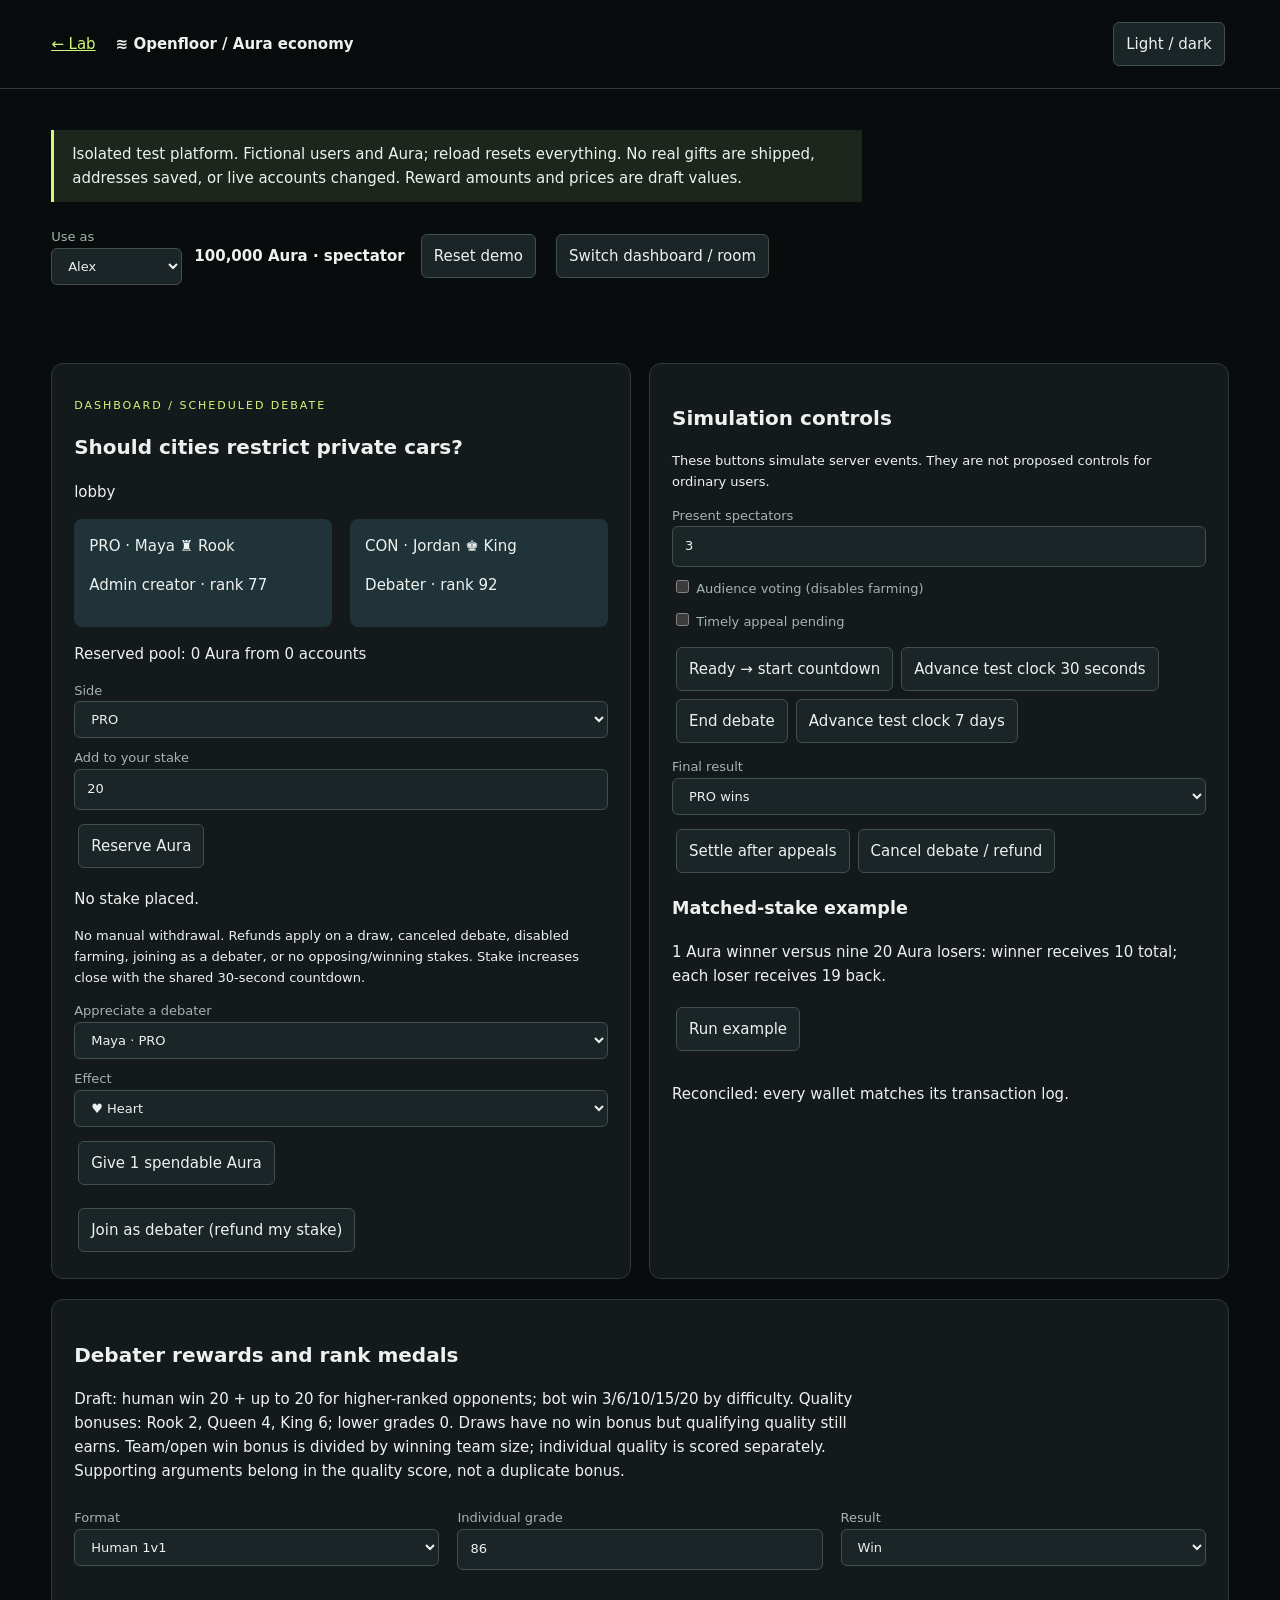
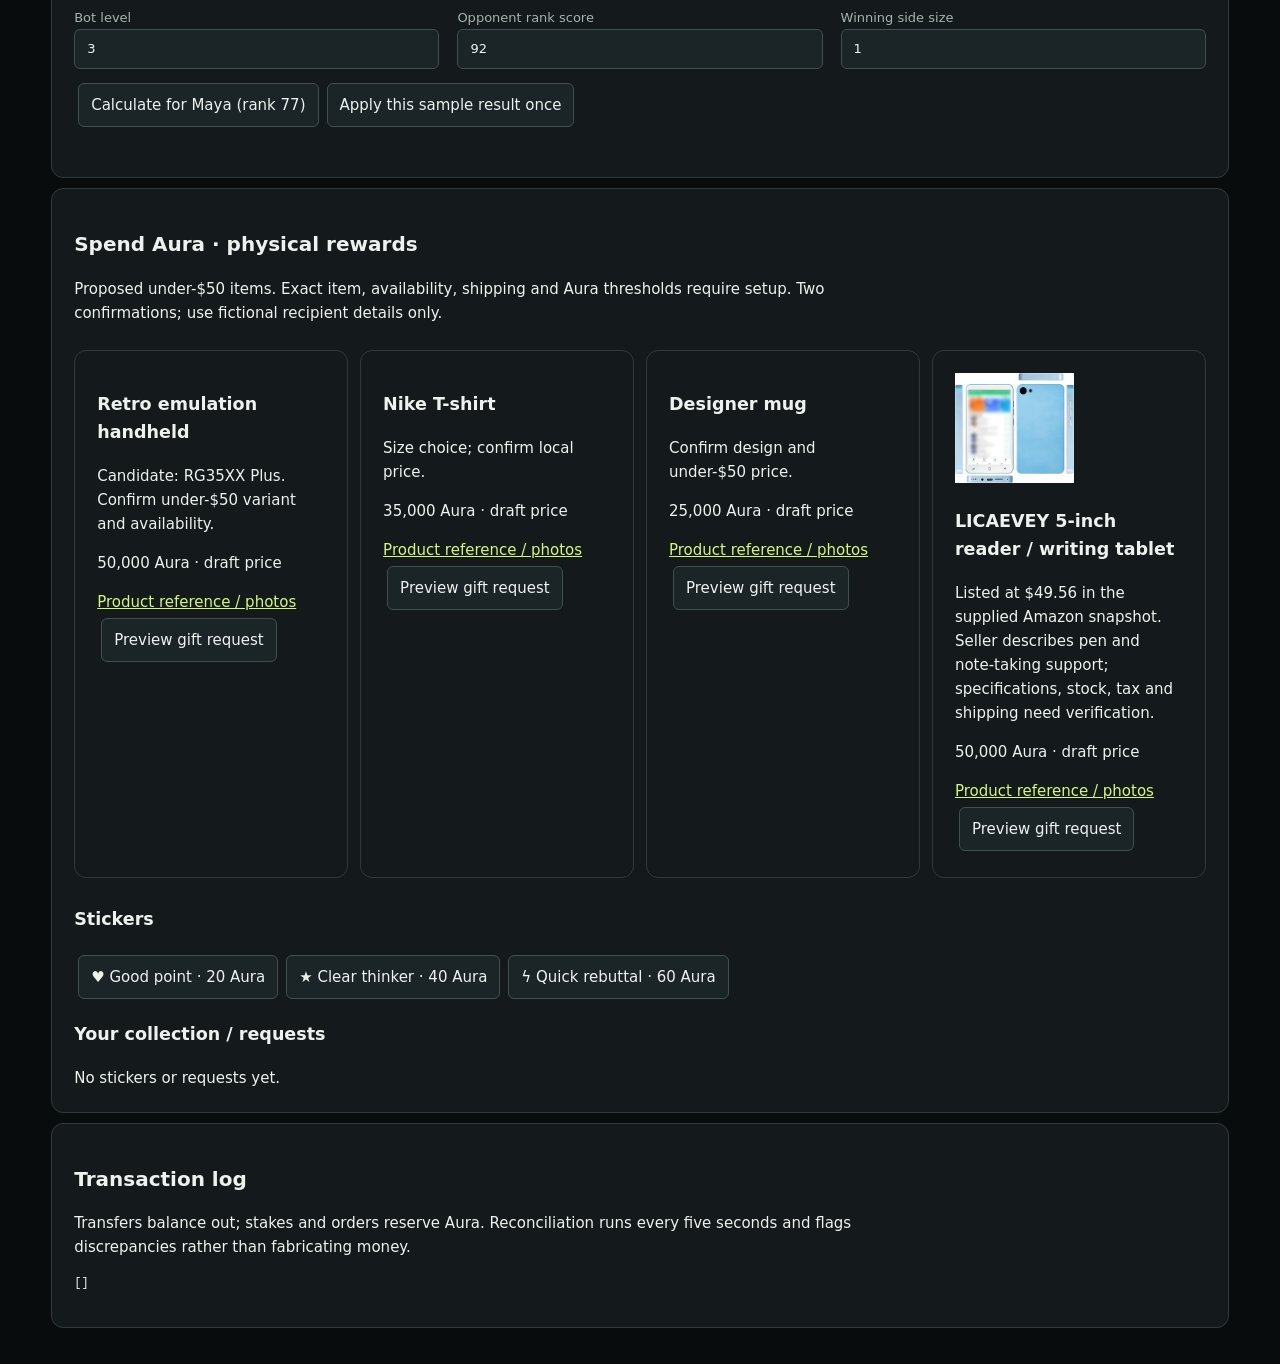
<file: debate/aura/aura-advanced.html>
<!doctype html><html lang="en"><meta charset="utf-8"><meta name="viewport" content="width=device-width,initial-scale=1"><title>Openfloor · Aura economy lab</title><link rel="stylesheet" href="prototype.css"><style>.compact{font-size:13px}h1{font-size:30px}.card{margin:10px 0}button{margin:4px}dialog{width:min(600px,94vw);max-height:90vh;overflow:auto;background:var(--panel);color:var(--text);border:1px solid var(--line);border-radius:12px}img{height:110px;max-width:100%;object-fit:contain;background:white}.effect{position:absolute;right:20px;top:25px;color:var(--accent);font-size:24px;animation:rise 2s forwards}.tile{position:relative;min-height:100px;padding:15px;background:#203338;border-radius:8px}@keyframes rise{to{transform:translateY(-40px);opacity:0}}@media(prefers-reduced-motion:reduce){.effect{animation:none}}#status{min-height:28px}.catalog{display:grid;grid-template-columns:repeat(auto-fit,minmax(190px,1fr));gap:12px}</style><header><a href="index.html">← Lab</a><strong>≋ Openfloor / Aura economy</strong><button id="theme">Light / dark</button></header><main><p class="notice">Isolated test platform. Fictional users and Aura; reload resets everything. No real gifts are shipped, addresses saved, or live accounts changed. Reward amounts and prices are draft values.</p><div class="row"><label>Use as<select id="account"></select></label><strong id="balance"></strong><button id="reset">Reset demo</button><button id="location">Switch dashboard / room</button></div><p id="status" role="status"></p><div class="grid"><section class="card"><p class="eyebrow" id="view">Dashboard / scheduled debate</p><h2>Should cities restrict private cars?</h2><p id="phase"></p><div class="grid"><div class="tile" data-person="maya">PRO · Maya <span id="medal-maya"></span><p>Admin creator · rank 77</p></div><div class="tile" data-person="jordan">CON · Jordan <span id="medal-jordan"></span><p>Debater · rank 92</p></div></div><p id="pool"></p><label>Side<select id="side"><option>PRO</option><option>CON</option></select></label><label>Add to your stake<input id="stake" type="number" min="1" max="1000000" step="1" value="20"></label><button id="bet">Reserve Aura</button><p id="my-bet"></p><p class="compact">No manual withdrawal. Refunds apply on a draw, canceled debate, disabled farming, joining as a debater, or no opposing/winning stakes. Stake increases close with the shared 30-second countdown.</p><label>Appreciate a debater<select id="recipient"><option value="maya">Maya · PRO</option><option value="jordan">Jordan · CON</option></select></label><label>Effect<select id="effect"><option>♥ Heart</option><option>★ Star</option><option>ϟ Lightning</option></select></label><button id="gift">Give 1 spendable Aura</button><p id="controls"></p><button id="join">Join as debater (refund my stake)</button></section><section class="card"><h2>Simulation controls</h2><p class="compact">These buttons simulate server events. They are not proposed controls for ordinary users.</p><label>Present spectators<input id="present" type="number" min="0" max="3" value="3"></label><label><input type="checkbox" id="audience"> Audience voting (disables farming)</label><label><input type="checkbox" id="pending"> Timely appeal pending</label><button id="start">Ready → start countdown</button><button id="advance">Advance test clock 30 seconds</button><button id="end">End debate</button><button id="week">Advance test clock 7 days</button><label>Final result<select id="winner"><option value="PRO">PRO wins</option><option value="CON">CON wins</option><option value="">Draw / refund</option></select></label><button id="settle">Settle after appeals</button><button id="cancel">Cancel debate / refund</button><h3>Matched-stake example</h3><p>1 Aura winner versus nine 20 Aura losers: winner receives 10 total; each loser receives 19 back.</p><button id="example">Run example</button><pre id="example-output"></pre><p id="audit"></p></section></div><section class="card"><h2>Debater rewards and rank medals</h2><p>Draft: human win 20 + up to 20 for higher-ranked opponents; bot win 3/6/10/15/20 by difficulty. Quality bonuses: Rook 2, Queen 4, King 6; lower grades 0. Draws have no win bonus but qualifying quality still earns. Team/open win bonus is divided by winning team size; individual quality is scored separately. Supporting arguments belong in the quality score, not a duplicate bonus.</p><div class="grid three"><label>Format<select id="mode"><option value="human">Human 1v1</option><option value="bot">Bot practice</option><option value="team">Team</option><option value="open">Open</option></select></label><label>Individual grade<input id="score" type="number" min="0" max="100" value="86"></label><label>Result<select id="won"><option value="true">Win</option><option value="false">Loss / draw</option></select></label><label>Bot level<input id="level" type="number" min="1" max="5" value="3"></label><label>Opponent rank score<input id="opponent" type="number" min="0" max="100" value="92"></label><label>Winning side size<input id="team" type="number" min="1" max="50" value="1"></label></div><button id="reward-preview">Calculate for Maya (rank 77)</button><button id="award">Apply this sample result once</button><pre id="reward-result"></pre></section><section class="card"><h2>Spend Aura · physical rewards</h2><p>Proposed under-$50 items. Exact item, availability, shipping and Aura thresholds require setup. Two confirmations; use fictional recipient details only.</p><div id="catalog" class="catalog"></div><h3>Stickers</h3><div id="stickers"></div><h3>Your collection / requests</h3><div id="collection"></div></section><section class="card"><h2>Transaction log</h2><p>Transfers balance out; stakes and orders reserve Aura. Reconciliation runs every five seconds and flags discrepancies rather than fabricating money.</p><pre id="ledger"></pre></section></main><dialog id="checkout"><form id="checkout-form"><h2 id="checkout-title"></h2><div id="address"><p>Demo only. Details are never sent or saved.</p><label>Recipient<input name="recipient" required maxlength="100" autocomplete="off"></label><label>Street / barangay<input name="street" required maxlength="160" autocomplete="off"></label><label>City / municipality<input name="city" required maxlength="100"></label><label>Province / region<input name="region" required maxlength="100"></label><label>Postal code<input name="postal" required maxlength="20"></label><label>Country<input name="country" required maxlength="80" value="Philippines"></label><label id="size-label">Shirt size<select name="size"><option>S</option><option>M</option><option>L</option><option>XL</option><option>XXL</option></select></label></div><pre id="order-review" hidden></pre><button id="order-next">Review details</button><button type="button" id="order-back" hidden>Edit</button><button type="button" id="order-cancel">Cancel</button></form></dialog><script type="module" src="aura-lab.mjs"></script></html>
</file>
<file: debate/aura/prototype.css>
:root{color-scheme:dark;--bg:#090c0d;--panel:#14191b;--line:#303a3d;--text:#edf2ef;--muted:#a5b4ae;--accent:#d4f879}*{box-sizing:border-box}body{margin:0;background:var(--bg);color:var(--text);font:15px/1.6 system-ui,sans-serif}a{color:var(--accent)}header{padding:18px 4%;border-bottom:1px solid var(--line);display:flex;gap:20px;align-items:center;flex-wrap:wrap}header strong{margin-right:auto}main{max-width:1300px;margin:auto;padding:26px 4%}h1{font-size:clamp(25px,3.5vw,42px);line-height:1.18}h2{font-size:20px}p{max-width:85ch}.muted,small{color:var(--muted)}.eyebrow{text-transform:uppercase;letter-spacing:2px;font-size:11px;color:var(--accent)}.card{background:var(--panel);border:1px solid var(--line);border-radius:12px;padding:22px;margin:18px 0}.row{display:flex;gap:12px;align-items:center;flex-wrap:wrap}.grid{display:grid;grid-template-columns:repeat(2,minmax(0,1fr));gap:18px}.three{grid-template-columns:repeat(3,minmax(0,1fr))}label{display:block;font-size:13px;color:var(--muted);margin:10px 0}input,select,textarea,button{font:inherit;background:#1b2426;color:var(--text);border:1px solid #42504c;border-radius:6px;padding:9px 12px}input:not([type=checkbox]),select,textarea{width:100%}button{cursor:pointer}button.primary{background:var(--accent);color:#17200e;font-weight:700}button:disabled{opacity:.4;cursor:not-allowed}button:focus-visible,a:focus-visible,input:focus-visible,select:focus-visible{outline:3px solid var(--accent);outline-offset:3px}.pill{border:1px solid var(--line);border-radius:20px;padding:4px 12px;font-size:12px}.good{color:#b4e38d}.bad{color:#ffaeaa}.scroll{overflow:auto}table{border-collapse:collapse;width:100%;font-size:13px}th,td{padding:12px;text-align:left;border-bottom:1px solid var(--line);vertical-align:top}th{color:var(--muted)}pre{white-space:pre-wrap;overflow-wrap:anywhere;font-size:12px;max-height:280px;overflow:auto}canvas{display:block;width:100%;background:#101618;border-radius:12px}video{max-width:100%}.view{max-width:1500px}.versus{text-align:center}.versus h1{max-width:900px;margin:16px auto}.clock{font:36px ui-monospace,monospace;color:var(--accent)}.seats{display:grid;grid-template-columns:1fr 54px 1fr;align-items:center;gap:12px;margin:24px 0}.seat{position:relative;min-height:290px;border:1px solid var(--line);border-radius:14px;overflow:hidden;background:radial-gradient(at 30% 10%,#334539,#12191a 70%);display:grid;place-items:center}.seat.con{background:radial-gradient(at 80% 10%,#344450,#12191a 70%)}.portrait{width:100px;height:100px;border-radius:50%;display:grid;place-items:center;background:#607c60;color:#fff;font-size:40px;font-weight:700;transition:width .2s,height .2s}.fill .portrait{width:220px;height:220px;font-size:84px}.overlay{position:absolute;left:0;right:0;bottom:0;text-align:left;padding:15px 20px;background:#090d10e8}.side{text-align:left;margin-bottom:8px;letter-spacing:2px;font-size:12px;color:var(--accent)}.context{max-width:850px;margin:20px auto;text-align:left}.notice{border-left:3px solid var(--accent);padding:12px 18px;background:#1c261c}body.light{color-scheme:light;--bg:#f6f8f3;--panel:#fff;--line:#cbd5c9;--text:#172019;--muted:#52624d;--accent:#486f13}body.light input,body.light select,body.light textarea,body.light button{background:#edf2e8;color:#172019}body.light .notice{background:#e8f0dd}.seat{color:#fff}.hidden{display:none!important}@media(max-width:680px){.grid,.three{grid-template-columns:1fr}.seats{grid-template-columns:1fr}.seat{min-height:220px}.vs{font-size:16px}.card{padding:16px}.fill .portrait{width:160px;height:160px}.clock{font-size:28px}}@media(prefers-reduced-motion:reduce){*{transition:none!important}}
</file>
<file: debate/aura/aura-studio.css>
header{gap:14px;padding:14px max(4%,calc((100% - 1120px)/2))}header>a{font-weight:800;text-decoration:none;font-size:20px}#wallet{margin-left:auto;font-weight:700;color:var(--accent)}main{max-width:1120px;padding:26px 24px}.intro{display:flex;align-items:center;justify-content:space-between;gap:20px}.intro h1{font-size:34px;margin:6px 0}.intro p{margin:6px 0}.intro>a{font-size:12px;white-space:nowrap}nav{display:flex;gap:8px;margin:24px 0 16px}nav button{flex:1}nav button[aria-current=true]{background:var(--accent);color:var(--bg);font-weight:800}.workbench{padding:26px;background:var(--panel);border:1px solid var(--line);border-radius:18px;min-height:330px}.step>span{font-size:11px;letter-spacing:2px;color:var(--accent)}.step h2{font-size:25px;margin:7px 0}.step p{margin:5px 0 20px}.fields{display:grid;grid-template-columns:repeat(2,minmax(0,1fr));gap:10px 20px}.fields label{margin:4px 0}.primary{margin-top:18px}.result{padding:20px;background:color-mix(in srgb,var(--accent) 8%,var(--panel));border:1px solid var(--line);border-radius:12px;margin-top:18px}.result strong{font-size:28px;color:var(--accent)}.result p{margin:5px 0}.sticker-grid{display:grid;grid-template-columns:repeat(6,minmax(0,1fr));gap:10px}.sticker{padding:8px;display:flex;flex-direction:column;align-items:center;justify-content:center;min-width:0;background:color-mix(in srgb,var(--panel) 85%,#607470);border-radius:12px}.sticker img{width:100%;height:100px;object-fit:contain}.sticker span{font-size:12px;font-weight:600}.sticker small{font-size:11px}.sticker[aria-pressed=true]{outline:2px solid var(--accent)}.product-grid{display:grid;grid-template-columns:repeat(4,minmax(0,1fr));gap:14px}.product{border:1px solid var(--line);border-radius:12px;padding:14px;display:flex;flex-direction:column;gap:8px}.product img{width:100%;height:140px;object-fit:contain;background:#fff;border-radius:8px}.product h3{margin:0;font-size:15px}.product p{font-size:12px;margin:0}.product button{margin-top:auto;font-size:12px}.product a{font-size:11px}.collection{margin:20px 0;border:1px solid var(--line);padding:15px;border-radius:12px}.collection summary{cursor:pointer}.collection .sticker-grid{margin-top:15px}.collection pre{max-height:130px}footer{display:flex;align-items:center;justify-content:space-between;font-size:11px;color:var(--muted);gap:12px}footer button{font-size:11px}dialog{width:min(560px,94vw);max-height:90dvh;overflow:auto;background:var(--panel);color:var(--text);border:1px solid var(--line);border-radius:16px;padding:22px}dialog::backdrop{background:#0009}dialog h2{margin-right:auto}dialog pre{max-height:none}#status:empty{display:none}.gift-preview{display:flex;align-items:center;gap:20px}.gift-preview img{width:140px;height:140px;object-fit:contain}.mini-tabs{margin-bottom:18px}.mini-tabs button{margin-right:8px}#content .row label{flex:1}.muted{font-size:13px}@media(max-width:720px){.intro{display:block}.intro h1{font-size:28px}.intro>a{display:inline-block;margin-top:10px}main{padding:20px 14px}.workbench{padding:18px}.sticker-grid{grid-template-columns:repeat(3,minmax(0,1fr))}.product-grid{grid-template-columns:repeat(2,minmax(0,1fr))}.fields{grid-template-columns:1fr}nav{gap:5px}nav button{padding:9px 5px;font-size:12px}header{padding:12px 14px}.pill{display:none}.product img{height:120px}footer{align-items:flex-start}.gift-preview img{width:90px;height:90px}}

.sticker-art{display:inline-grid;position:relative;overflow:hidden;user-select:none;-webkit-user-select:none;-webkit-touch-callout:none}.sticker-art img{pointer-events:none;-webkit-user-drag:none}.sticker-art::after{content:"";position:absolute;inset:0;background:linear-gradient(125deg,transparent 35%,#fffa 49%,transparent 65%);transform:translateX(-150%);animation:sticker-shine 6s ease-in-out infinite}@keyframes sticker-shine{0%,60%{transform:translateX(-150%)}90%,100%{transform:translateX(150%)}}@media(prefers-reduced-motion:reduce){.sticker-art::after{animation:none;transform:none;opacity:.15}}
</file>
